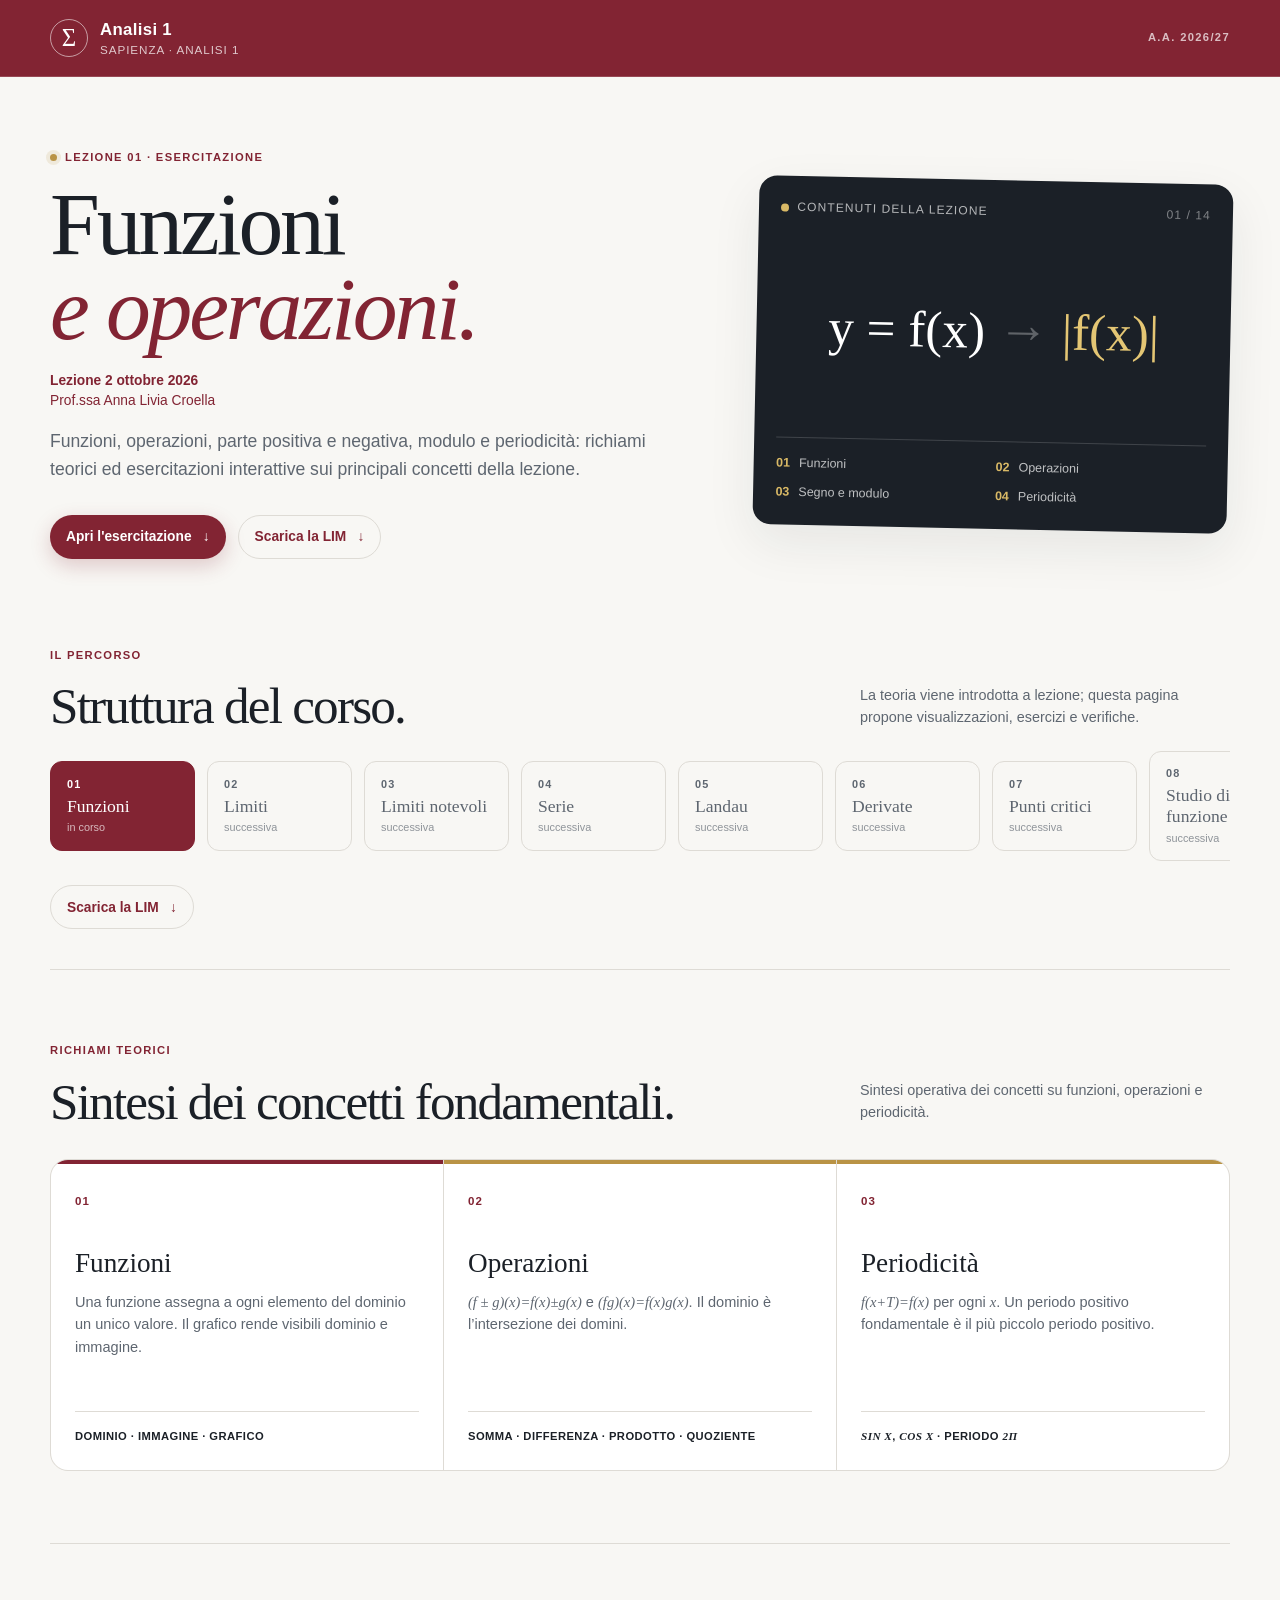
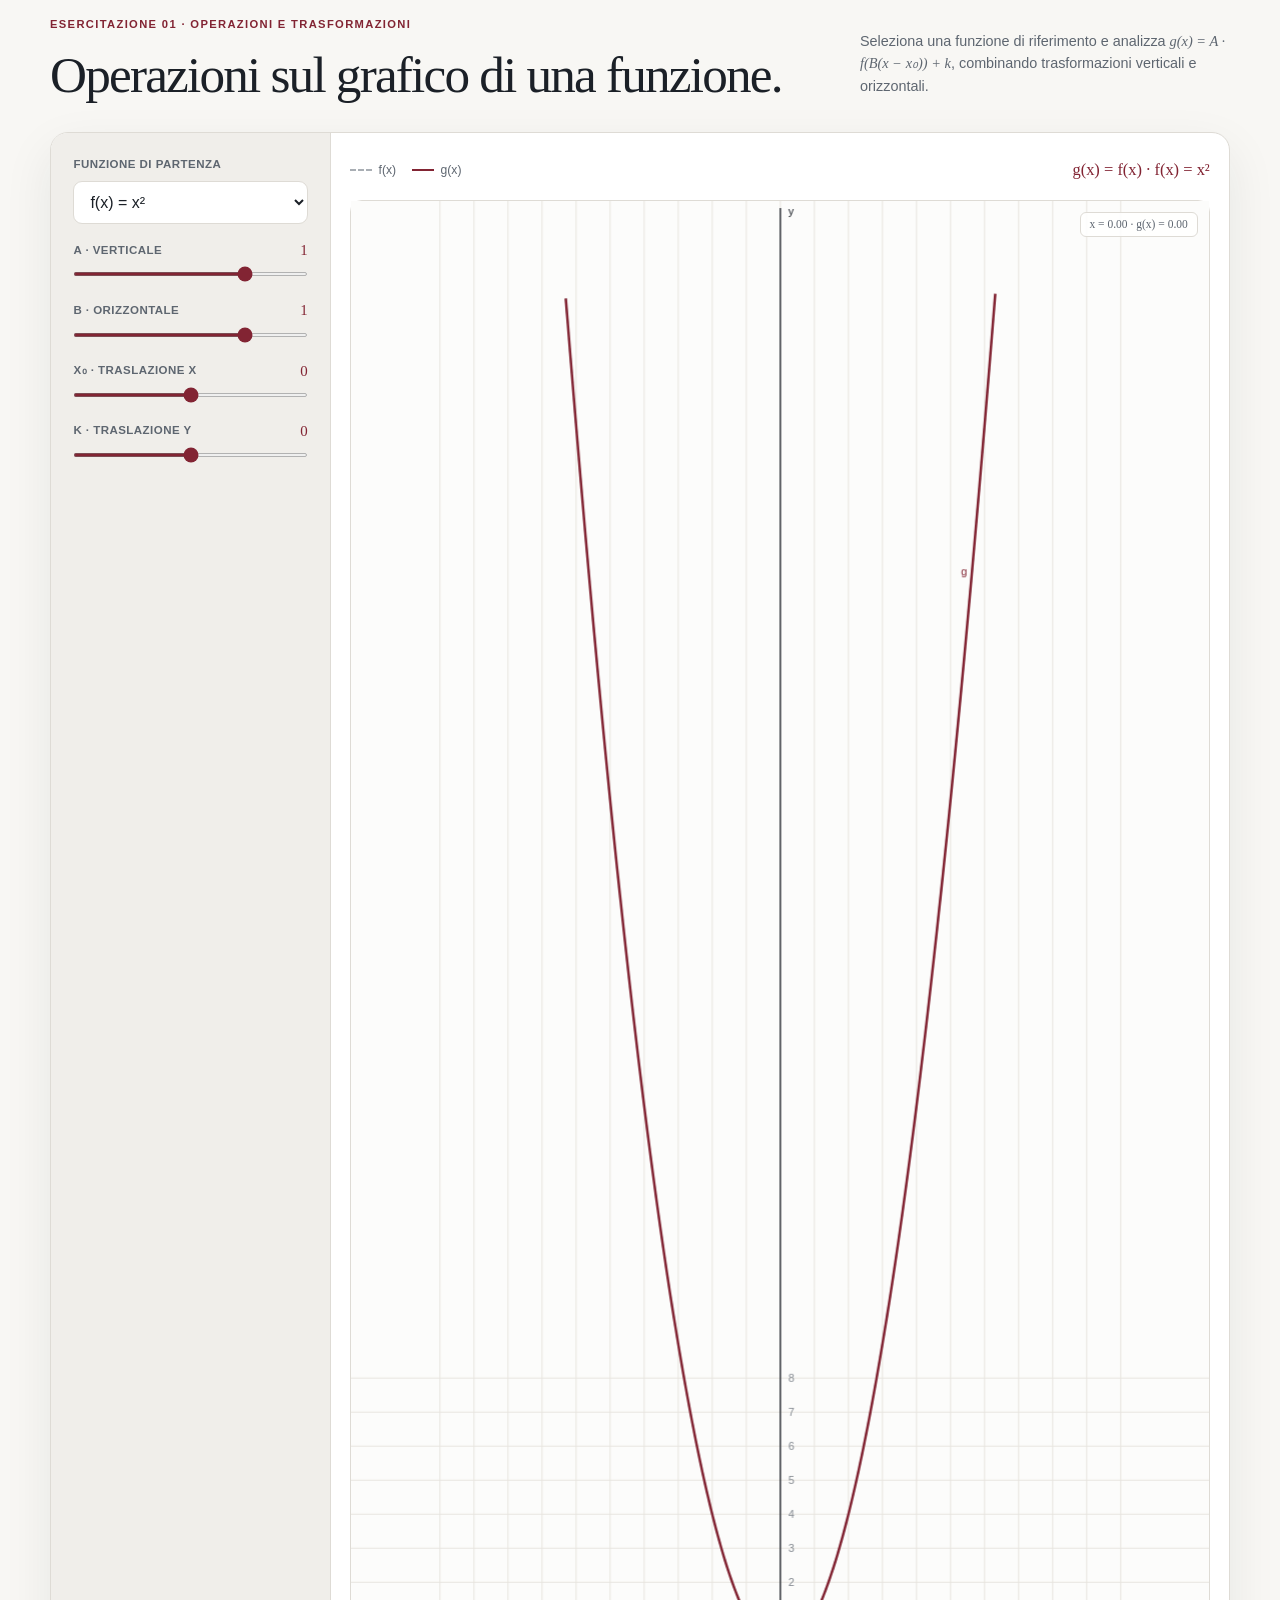
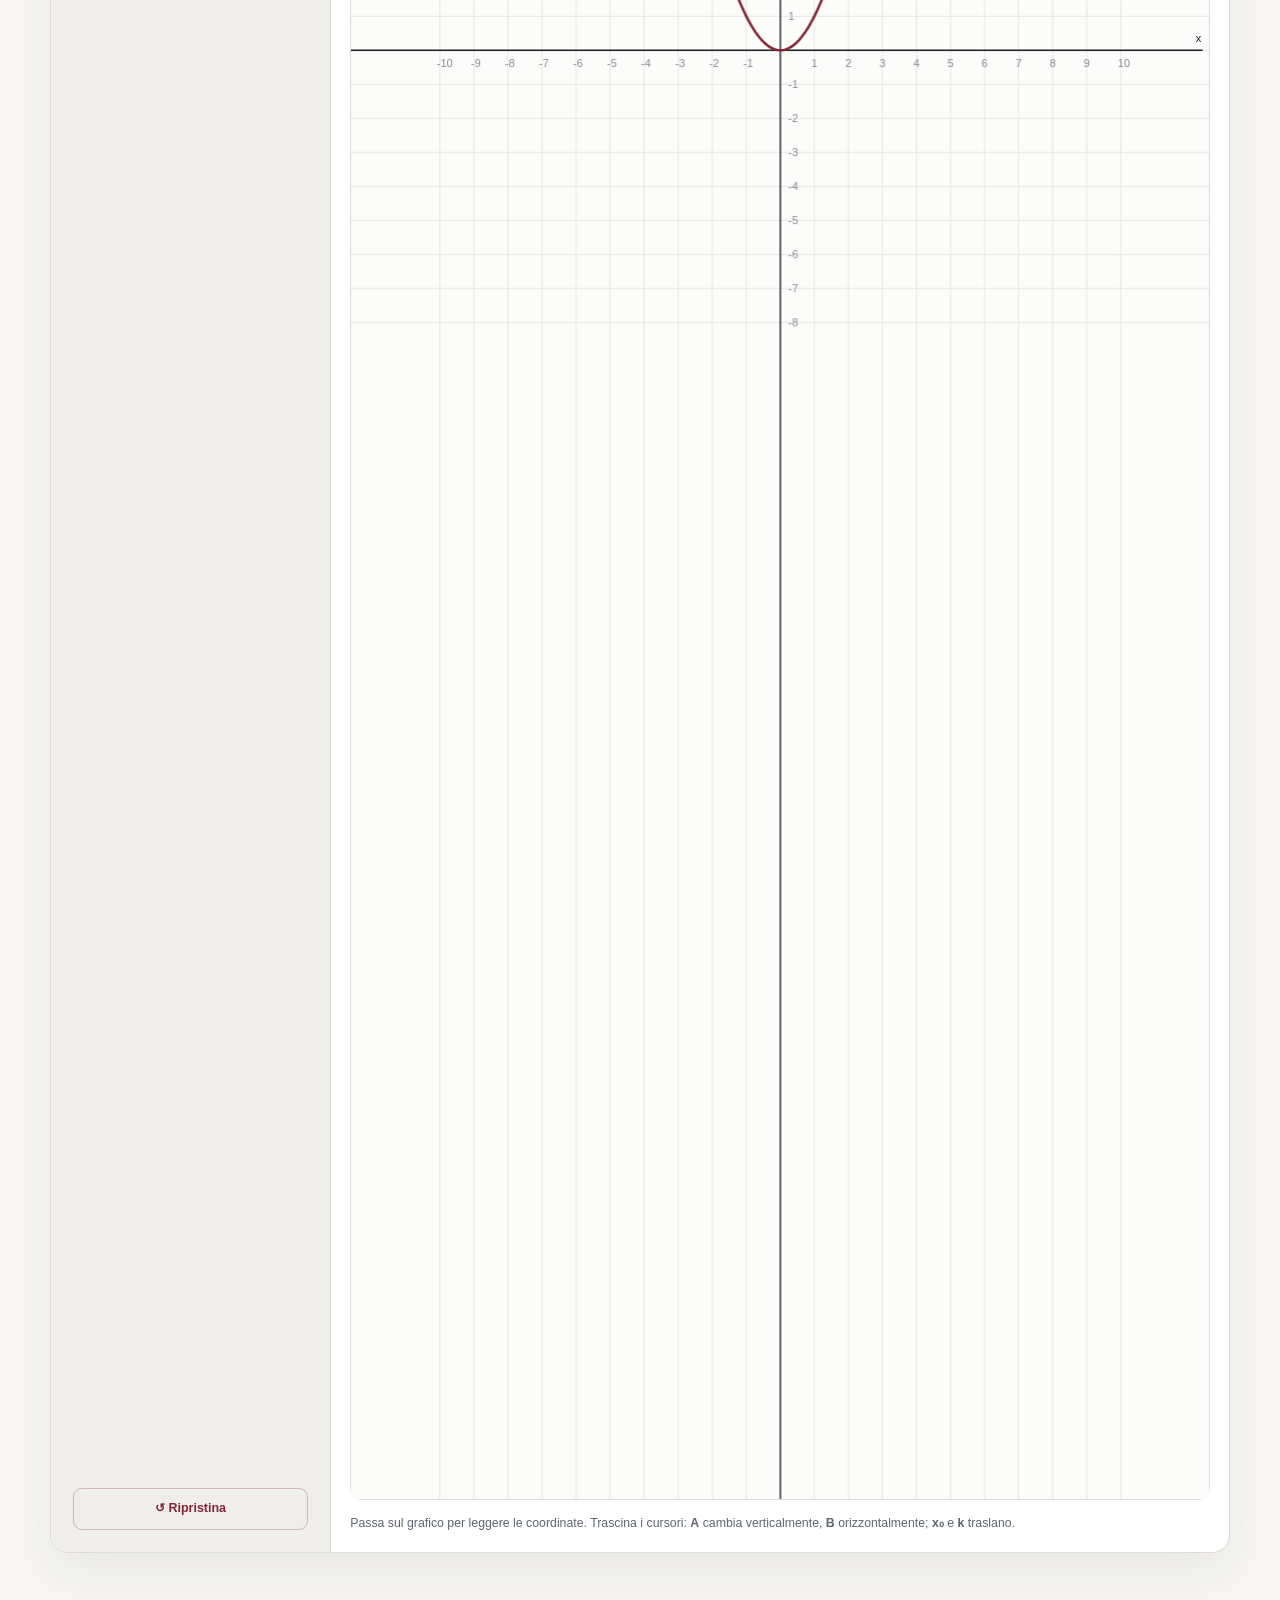
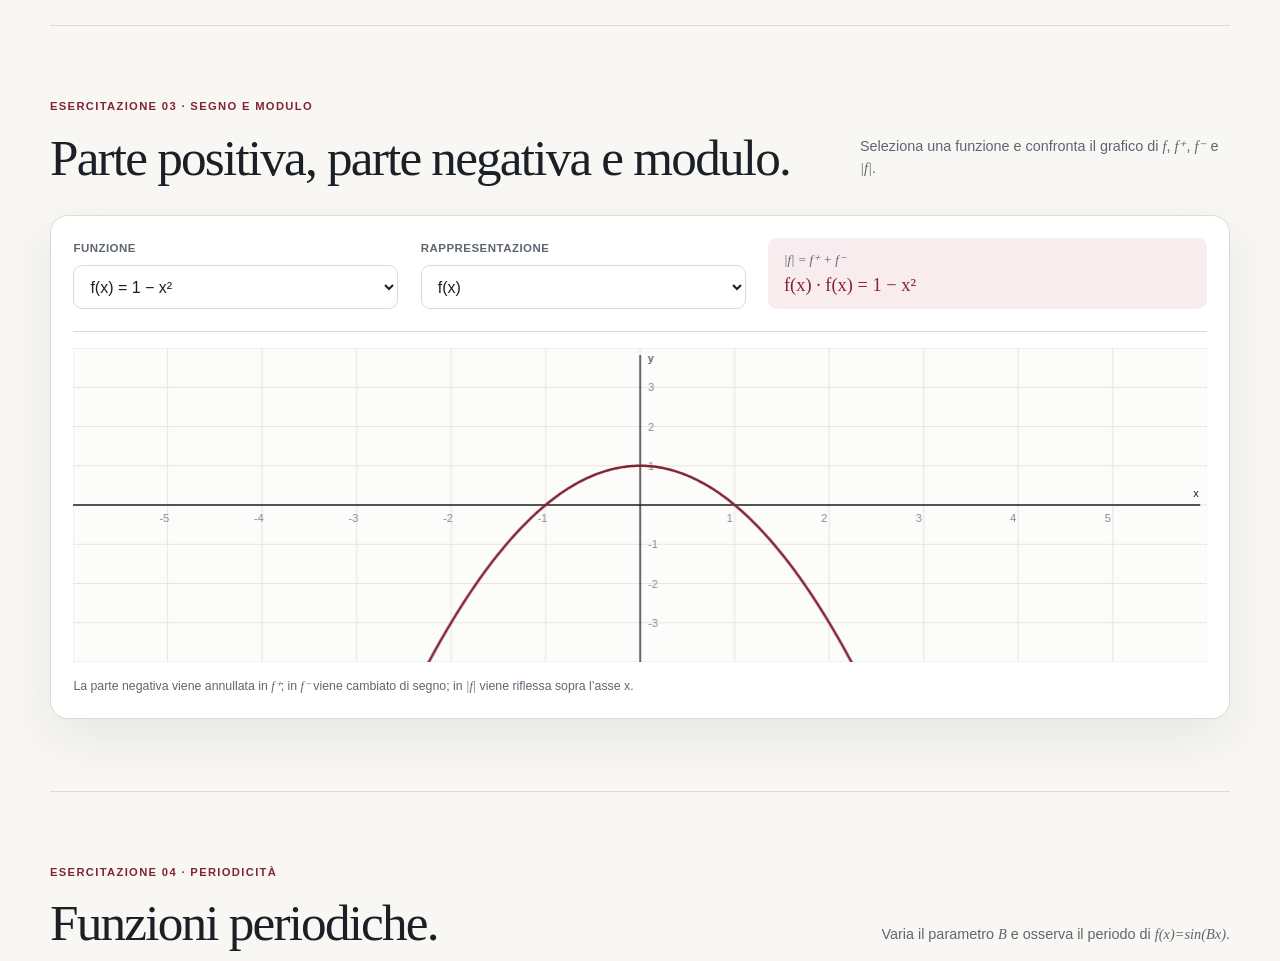
<file: index.html>
<!doctype html>
<html lang="it">
  <head>
    <meta charset="utf-8" />
    <meta name="viewport" content="width=device-width, initial-scale=1" />
    <meta name="description" content="Analisi 1 — materiale didattico ed esercitazioni interattive per il corso della Sapienza." />
    <meta name="theme-color" content="#822433" />
    <title>Analisi 1 · Lezione 01</title>
    <link rel="stylesheet" href="styles.css" />
  </head>
  <body>
    <a class="skip-link" href="#contenuto">Vai al contenuto</a>

    <header class="site-header">
      <div class="header-inner">
        <a class="brand" href="#top" aria-label="Analisi 1, torna all'inizio">
          <span class="brand-mark" aria-hidden="true">Σ</span>
          <span>
            <strong>Analisi 1</strong>
            <small>Sapienza · Analisi 1</small>
          </span>
        </a>
        <div class="header-meta">
          <span class="eyebrow">A.A. 2026/27</span>
        </div>
      </div>
    </header>

    <main id="contenuto">
      <section class="hero section-shell" id="top">
        <div class="hero-copy">
          <p class="kicker"><span class="kicker-dot"></span> Lezione 01 · esercitazione</p>
          <h1>Funzioni<br /><em>e operazioni.</em></h1>
          <p class="lesson-meta"><strong>Lezione 2 ottobre 2026</strong><br />Prof.ssa Anna Livia Croella</p>
          <p class="hero-lede">Funzioni, operazioni, parte positiva e negativa, modulo e periodicità: richiami teorici ed esercitazioni interattive sui principali concetti della lezione.</p>
          <div class="hero-actions">
            <a class="button button-primary" href="#operazioni">Apri l'esercitazione <span aria-hidden="true">↓</span></a>
            <a class="button button-quiet" href="lim/Lezione%201.pdf" download>Scarica la LIM <span aria-hidden="true">↓</span></a>
          </div>
        </div>
        <div class="hero-card" aria-label="Mappa dei contenuti della lezione">
          <div class="hero-card-top">
            <span class="status-dot"></span>
            <span>Contenuti della lezione</span>
            <span class="hero-card-number">01 / 14</span>
          </div>
          <div class="hero-equation" aria-hidden="true">
            <span>y = f(x)</span>
            <span class="equation-arrow">→</span>
            <span>|f(x)|</span>
          </div>
          <div class="topic-grid">
            <span><b>01</b> Funzioni</span>
            <span><b>02</b> Operazioni</span>
            <span><b>03</b> Segno e modulo</span>
            <span><b>04</b> Periodicità</span>
          </div>
        </div>
      </section>

      <section class="lesson-map section-shell" aria-labelledby="percorso-title">
        <div class="section-heading compact-heading">
          <div>
            <p class="kicker">Il percorso</p>
            <h2 id="percorso-title">Struttura del corso.</h2>
          </div>
          <p class="heading-note">La teoria viene introdotta a lezione; questa pagina propone visualizzazioni, esercizi e verifiche.</p>
        </div>
        <div class="lesson-rail" aria-label="Lezioni del corso">
          <button class="lesson-step active" type="button" data-scroll="#operazioni"><span>01</span><strong>Funzioni</strong><small>in corso</small></button>
          <a class="lesson-step" href="lezione-02/"><span>02</span><strong>Limiti</strong><small>successiva</small></a>
          <a class="lesson-step" href="lezione-03/"><span>03</span><strong>Limiti notevoli</strong><small>successiva</small></a>
          <a class="lesson-step" href="lezione-04/"><span>04</span><strong>Serie</strong><small>successiva</small></a>
          <a class="lesson-step" href="lezione-05/"><span>05</span><strong>Landau</strong><small>successiva</small></a>
          <a class="lesson-step" href="lezione-06/"><span>06</span><strong>Derivate</strong><small>successiva</small></a>
          <a class="lesson-step" href="lezione-07/"><span>07</span><strong>Punti critici</strong><small>successiva</small></a>
          <a class="lesson-step" href="lezione-08/"><span>08</span><strong>Studio di funzione</strong><small>successiva</small></a>
          <span class="lesson-more">… altre 6 lezioni</span>
        </div>
        <p class="lesson-download"><a class="button button-quiet" href="lim/Lezione%204.pdf" download>Scarica la LIM <span aria-hidden="true">↓</span></a></p>
      </section>

      <section class="section-shell theory-grid" id="teoria" aria-labelledby="teoria-title">
        <div class="section-heading">
          <div>
            <p class="kicker">Richiami teorici</p>
            <h2 id="teoria-title">Sintesi dei concetti fondamentali.</h2>
          </div>
          <p class="heading-note">Sintesi operativa dei concetti su funzioni, operazioni e periodicità.</p>
        </div>
        <div class="theory-cards">
          <article class="theory-card accent-red">
            <span class="card-index">01</span>
            <h3>Funzioni</h3>
            <p>Una funzione assegna a ogni elemento del dominio un unico valore. Il grafico rende visibili dominio e immagine.</p>
            <div class="card-tag">dominio · immagine · grafico</div>
          </article>
          <article class="theory-card accent-gold">
            <span class="card-index">02</span>
            <h3>Operazioni</h3>
            <p><span class="math">(f ± g)(x)=f(x)±g(x)</span> e <span class="math">(fg)(x)=f(x)g(x)</span>. Il dominio è l’intersezione dei domini.</p>
            <div class="card-tag">somma · differenza · prodotto · quoziente</div>
          </article>
          <article class="theory-card accent-gold">
            <span class="card-index">03</span>
            <h3>Periodicità</h3>
            <p><span class="math">f(x+T)=f(x)</span> per ogni <span class="math">x</span>. Un periodo positivo fondamentale è il più piccolo periodo positivo.</p>
            <div class="card-tag"><span class="math">sin x</span>, <span class="math">cos x</span> · periodo <span class="math">2π</span></div>
          </article>
        </div>
      </section>

      <section class="section-shell lab-section" id="operazioni" aria-labelledby="operazioni-title">
        <div class="section-heading">
          <div>
            <p class="kicker">Esercitazione 01 · operazioni e trasformazioni</p>
            <h2 id="operazioni-title">Operazioni sul grafico di una funzione.</h2>
          </div>
          <p class="heading-note">Seleziona una funzione di riferimento e analizza <span class="math">g(x) = A · f(B(x − x₀)) + k</span>, combinando trasformazioni verticali e orizzontali.</p>
        </div>

        <div class="lab-card graph-lab">
          <div class="lab-controls">
            <div class="control-block">
              <label for="base-function">Funzione di partenza</label>
              <select id="base-function">
                <option value="square">f(x) = x²</option>
                <option value="abs">f(x) = |x|</option>
                <option value="sin">f(x) = sin x</option>
                <option value="reciprocal">f(x) = 1/x</option>
              </select>
            </div>
            <div class="control-block slider-block">
              <div class="label-row"><label for="vertical-scale">A · verticale</label><output id="vertical-scale-value">1</output></div>
              <input id="vertical-scale" type="range" min="-2" max="2" step="0.25" value="1" />
            </div>
            <div class="control-block slider-block">
              <div class="label-row"><label for="horizontal-scale">B · orizzontale</label><output id="horizontal-scale-value">1</output></div>
              <input id="horizontal-scale" type="range" min="-2" max="2" step="0.25" value="1" />
            </div>
            <div class="control-block slider-block">
              <div class="label-row"><label for="horizontal-shift">x₀ · traslazione x</label><output id="horizontal-shift-value">0</output></div>
              <input id="horizontal-shift" type="range" min="-3" max="3" step="0.5" value="0" />
            </div>
            <div class="control-block slider-block">
              <div class="label-row"><label for="vertical-shift">k · traslazione y</label><output id="vertical-shift-value">0</output></div>
              <input id="vertical-shift" type="range" min="-3" max="3" step="0.5" value="0" />
            </div>
            <button class="reset-button" id="reset-graph" type="button">↺ Ripristina</button>
          </div>
          <div class="graph-panel">
            <div class="graph-toolbar">
              <span class="legend-item"><i class="legend-line base-line"></i> f(x)</span>
              <span class="legend-item"><i class="legend-line transformed-line"></i> g(x)</span>
              <span class="formula-display" id="transformed-formula">g(x) = f(x)</span>
            </div>
            <div class="canvas-wrap">
              <canvas id="graph-canvas" aria-label="Grafico interattivo della funzione base e della sua trasformazione"></canvas>
              <div class="canvas-readout" id="graph-readout" aria-live="polite">x = 0.00 · g(x) = 0.00</div>
            </div>
            <p class="interaction-note">Passa sul grafico per leggere le coordinate. Trascina i cursori: <strong>A</strong> cambia verticalmente, <strong>B</strong> orizzontalmente; <strong>x₀</strong> e <strong>k</strong> traslano.</p>
          </div>
        </div>
      </section>

      <section class="section-shell sign-section" id="segno" aria-labelledby="segno-title">
        <div class="section-heading">
          <div>
            <p class="kicker">Esercitazione 03 · segno e modulo</p>
            <h2 id="segno-title">Parte positiva, parte negativa e modulo.</h2>
          </div>
          <p class="heading-note">Seleziona una funzione e confronta il grafico di <span class="math">f</span>, <span class="math">f⁺</span>, <span class="math">f⁻</span> e <span class="math">|f|</span>.</p>
        </div>
        <div class="lab-card sign-lab">
          <div class="sign-controls">
            <div class="control-block">
              <label for="sign-function">Funzione</label>
              <select id="sign-function">
                <option value="one-minus-square">f(x) = 1 − x²</option>
                <option value="linear">f(x) = x − 1</option>
                <option value="sine">f(x) = sin x</option>
              </select>
            </div>
            <div class="control-block">
              <label for="sign-view">Rappresentazione</label>
              <select id="sign-view">
                <option value="original">f(x)</option>
                <option value="positive">f⁺(x) = max(f(x), 0)</option>
                <option value="negative">f⁻(x) = max(−f(x), 0)</option>
                <option value="absolute">|f(x)|</option>
              </select>
            </div>
            <div class="sign-equation"><span class="math">|f| = f⁺ + f⁻</span><strong id="sign-formula">f(x) = 1 − x²</strong></div>
          </div>
          <div class="sign-canvas-wrap"><canvas id="sign-canvas" aria-label="Grafico interattivo della funzione e delle sue parti positiva, negativa e del modulo"></canvas></div>
          <p class="interaction-note">La parte negativa viene annullata in <span class="math">f⁺</span>; in <span class="math">f⁻</span> viene cambiato di segno; in <span class="math">|f|</span> viene riflessa sopra l’asse x.</p>
        </div>
      </section>

      <section class="section-shell periodic-section" id="periodicita" aria-labelledby="periodicita-title">
        <div class="section-heading">
          <div>
            <p class="kicker">Esercitazione 04 · periodicità</p>
            <h2 id="periodicita-title">Funzioni periodiche.</h2>
          </div>
          <p class="heading-note">Varia il parametro <span class="math">B</span> e osserva il periodo di <span class="math">f(x)=sin(Bx)</span>.</p>
        </div>
        <div class="lab-card periodic-lab">
          <div class="periodic-controls">
            <div class="control-block slider-block">
              <div class="label-row"><label for="period-frequency">B · frequenza</label><output id="period-frequency-value">1</output></div>
              <input id="period-frequency" type="range" min="0.5" max="4" step="0.5" value="1" />
            </div>
            <div class="periodic-equation"><span class="math">f(x)=sin(Bx)</span><strong id="period-value">T = 2π</strong></div>
          </div>
          <div class="periodic-canvas-wrap"><canvas id="periodic-canvas" aria-label="Grafico interattivo di una funzione sinusoidale periodica"></canvas></div>
          <p class="interaction-note">Per <span class="math">B ≠ 0</span>, il periodo fondamentale è <span class="math">T = 2π/|B|</span>.</p>
        </div>
      </section>

      <section class="section-shell quiz-section" id="esercizi" aria-labelledby="esercizi-title">
        <div class="section-heading">
          <div>
            <p class="kicker">Verifica formativa</p>
            <h2 id="esercizi-title">Esercizi di verifica.</h2>
          </div>
          <p class="heading-note">Seleziona una risposta e verifica il procedimento mediante le definizioni e le proprietà richiamate.</p>
        </div>
        <div class="quiz-grid">
          <article class="quiz-card" data-answer="b">
            <span class="quiz-number">01</span>
            <h3>Operazioni</h3>
            <p>Le funzioni <span class="math">f(x)=cos²x</span> e <span class="math">g(x)=1−sin²x</span> sono uguali?</p>
            <div class="quiz-options">
              <button type="button" data-choice="a">A · No: hanno espressioni diverse</button>
              <button type="button" data-choice="b">B · Sì: hanno lo stesso dominio e gli stessi valori</button>
              <button type="button" data-choice="c">C · Sì, ma soltanto per x ≥ 0</button>
            </div>
            <p class="quiz-feedback" aria-live="polite"></p>
          </article>
          <article class="quiz-card" data-answer="a">
            <span class="quiz-number">02</span>
            <h3>Modulo e parità</h3>
            <p>La funzione <span class="math">f(x)=|x|</span> è:</p>
            <div class="quiz-options">
              <button type="button" data-choice="a">A · pari</button>
              <button type="button" data-choice="b">B · dispari</button>
              <button type="button" data-choice="c">C · né pari né dispari</button>
            </div>
            <p class="quiz-feedback" aria-live="polite"></p>
          </article>
          <article class="quiz-card" data-answer="b">
            <span class="quiz-number">03</span>
            <h3>Funzione trigonometrica</h3>
            <p>La funzione <span class="math">f(x)=−3sin(2x)</span> è:</p>
            <div class="quiz-options">
              <button type="button" data-choice="a">A · pari</button>
              <button type="button" data-choice="b">B · dispari</button>
              <button type="button" data-choice="c">C · né pari né dispari</button>
            </div>
            <p class="quiz-feedback" aria-live="polite"></p>
          </article>
          <article class="quiz-card" data-answer="c">
            <span class="quiz-number">04</span>
            <h3>Parte positiva</h3>
            <p>Quale definizione è corretta per la parte positiva di <span class="math">f</span>?</p>
            <div class="quiz-options">
              <button type="button" data-choice="a">A · f⁺(x)=max(−f(x),0)</button>
              <button type="button" data-choice="b">B · f⁺(x)=f(x)−f⁻(x)</button>
              <button type="button" data-choice="c">C · f⁺(x)=max(f(x),0)</button>
            </div>
            <p class="quiz-feedback" aria-live="polite"></p>
          </article>
          <article class="quiz-card" data-answer="b">
            <span class="quiz-number">05</span>
            <h3>Periodicità</h3>
            <p>Qual è il periodo fondamentale di <span class="math">f(x)=sin(2x)</span>?</p>
            <div class="quiz-options">
              <button type="button" data-choice="a">A · 2π</button>
              <button type="button" data-choice="b">B · π</button>
              <button type="button" data-choice="c">C · 4π</button>
            </div>
            <p class="quiz-feedback" aria-live="polite"></p>
          </article>
          <article class="quiz-card" data-answer="b">
            <span class="quiz-number">06</span>
            <h3>Parte positiva e negativa</h3>
            <p>Per ogni funzione <span class="math">f</span>, le funzioni <span class="math">f⁺</span> e <span class="math">f⁻</span> hanno sempre:</p>
            <div class="quiz-options">
              <button type="button" data-choice="a">A · immagine con valori sia positivi sia negativi</button>
              <button type="button" data-choice="b">B · immagine contenuta in [0,+∞)</button>
              <button type="button" data-choice="c">C · dominio limitato ai punti in cui f è positiva</button>
            </div>
            <p class="quiz-feedback" aria-live="polite"></p>
          </article>
        </div>
      </section>

      <section class="section-shell closing-section" aria-labelledby="chiusura-title">
        <div class="closing-card">
          <div>
            <p class="kicker">Sintesi metodologica</p>
            <h2 id="chiusura-title">Dominio → operazione → proprietà → verifica.</h2>
          </div>
          <div class="closing-list">
            <span><b>1</b> Determina il dominio naturale.</span>
            <span><b>2</b> Applica l’operazione e analizza il segno della funzione.</span>
            <span><b>3</b> Verifica periodicità, modulo e proprietà della funzione.</span>
          </div>
        </div>
      </section>

      <section class="section-shell resource-section" id="risorse" aria-labelledby="risorse-title">
        <div class="resource-card">
          <div>
            <p class="kicker">Materiale aggiuntivo</p>
            <h2 id="risorse-title">Risorse interattive.</h2>
            <p>Materiale supplementare per la visualizzazione e l'esplorazione dei concetti.</p>
          </div>
          <a class="button button-quiet" href="https://fabiofurini.github.io/mathematical-analysis-1/interactive/" target="_blank" rel="noopener noreferrer">Apri il materiale interattivo <span aria-hidden="true">↗</span></a>
        </div>
      </section>
    </main>

    <footer class="site-footer">
      <div class="footer-inner">
        <span>Analisi 1 · Esercitazioni</span>
        <span>Materiale didattico · Sapienza Università di Roma</span>
        <a href="#top">torna su ↑</a>
      </div>
    </footer>

    <script src="app.js"></script>
  </body>
</html>
</file>
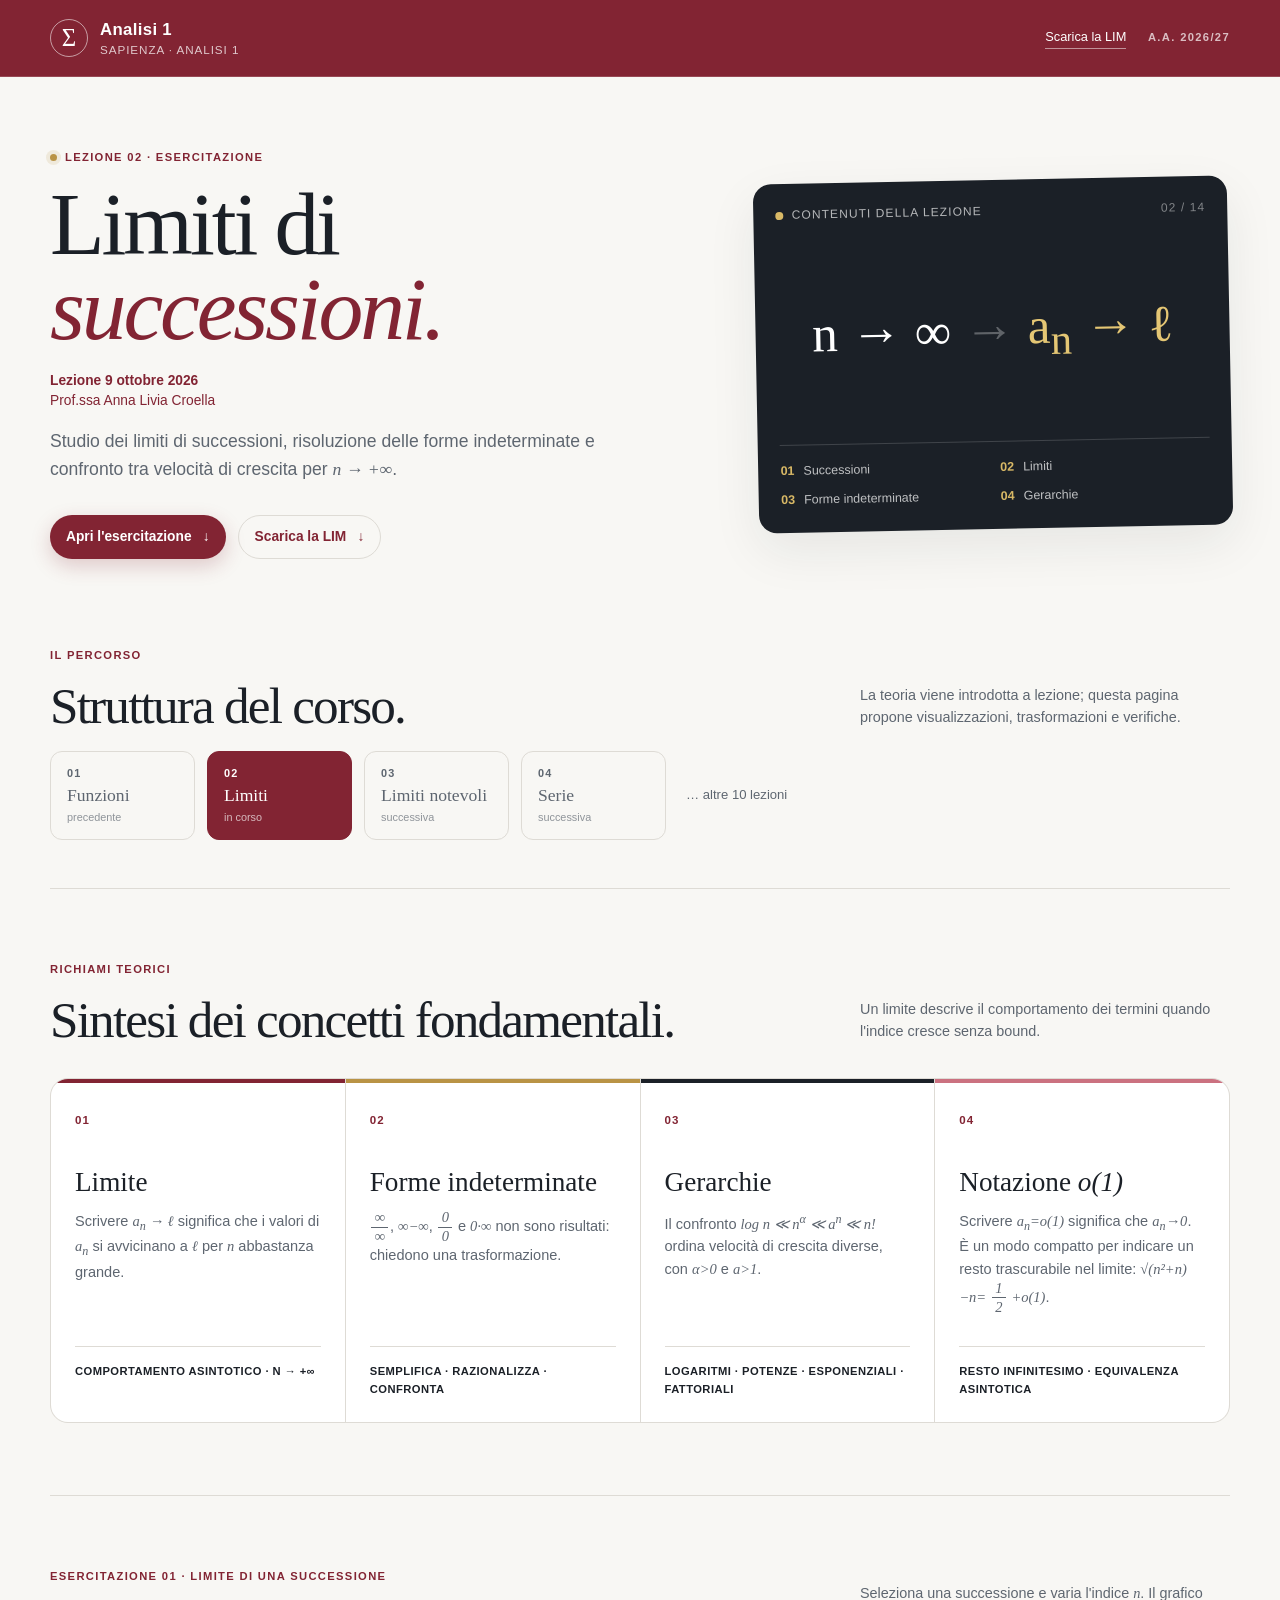
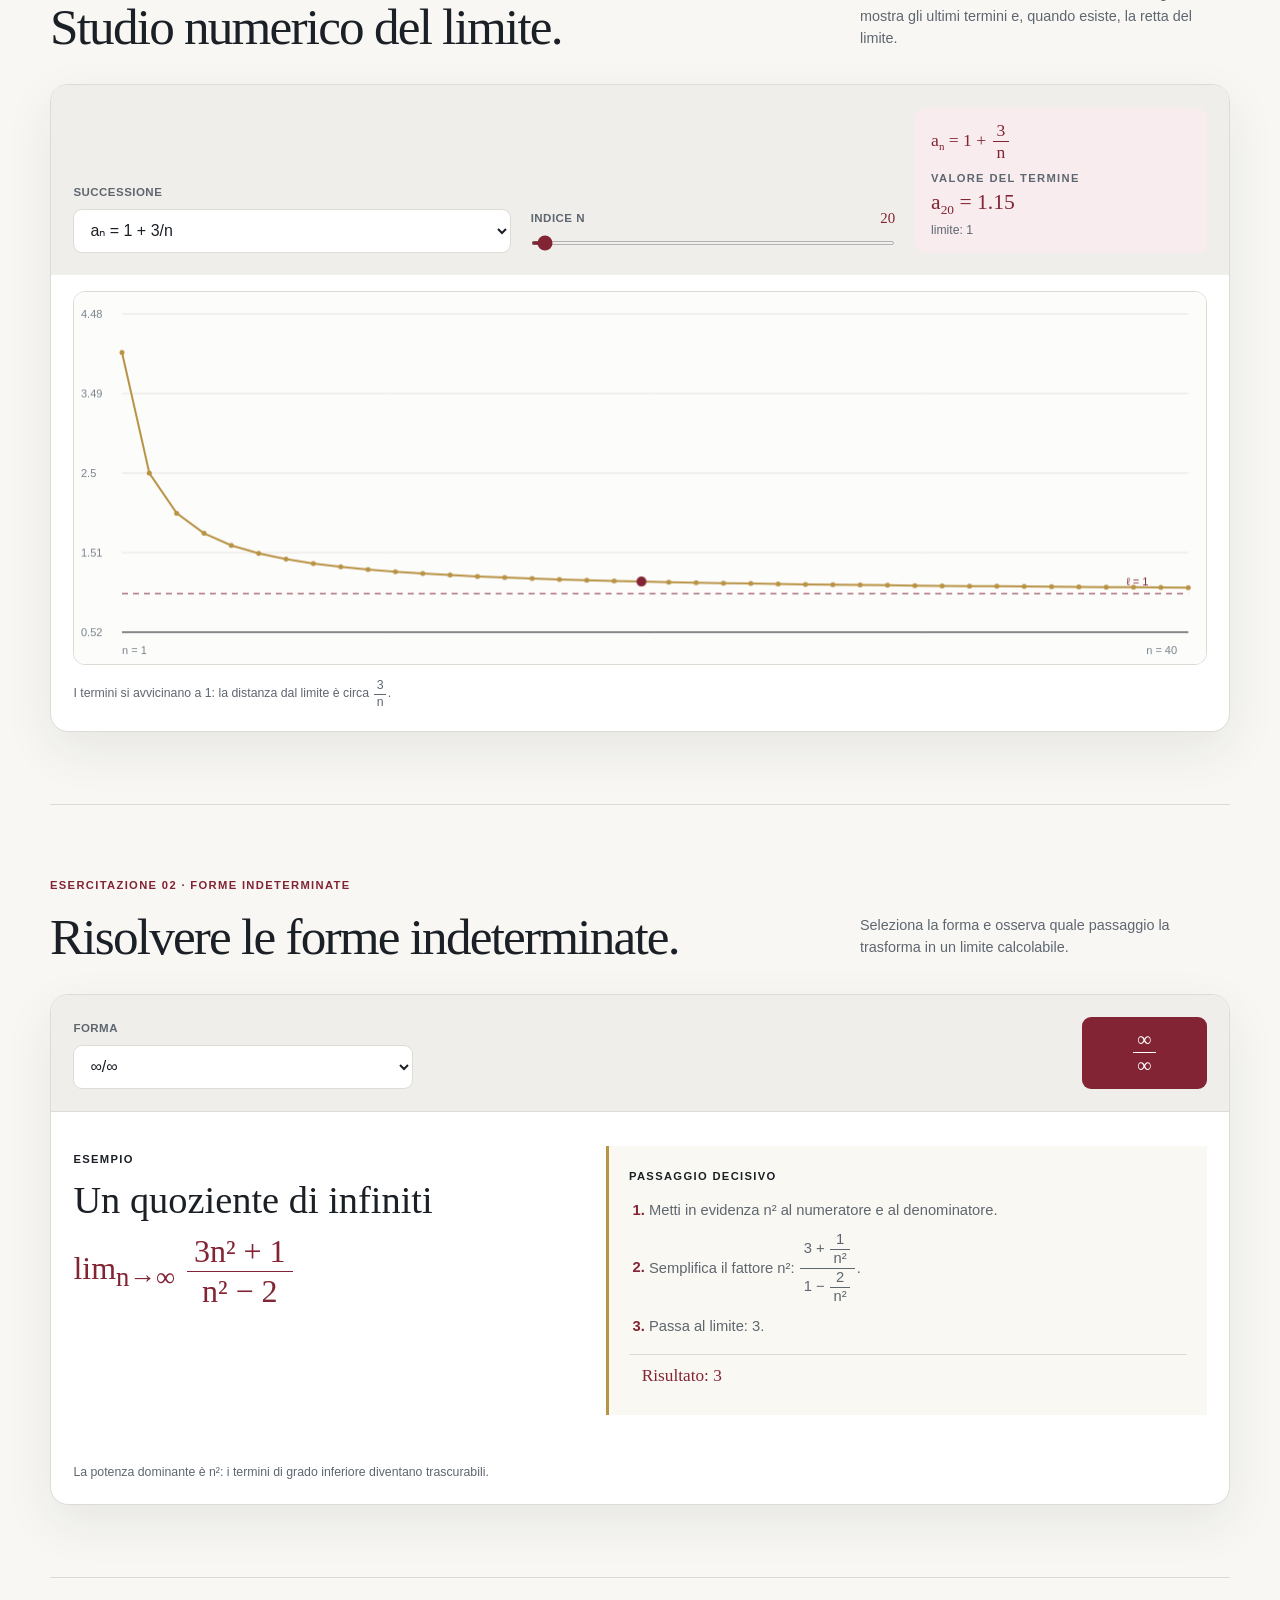
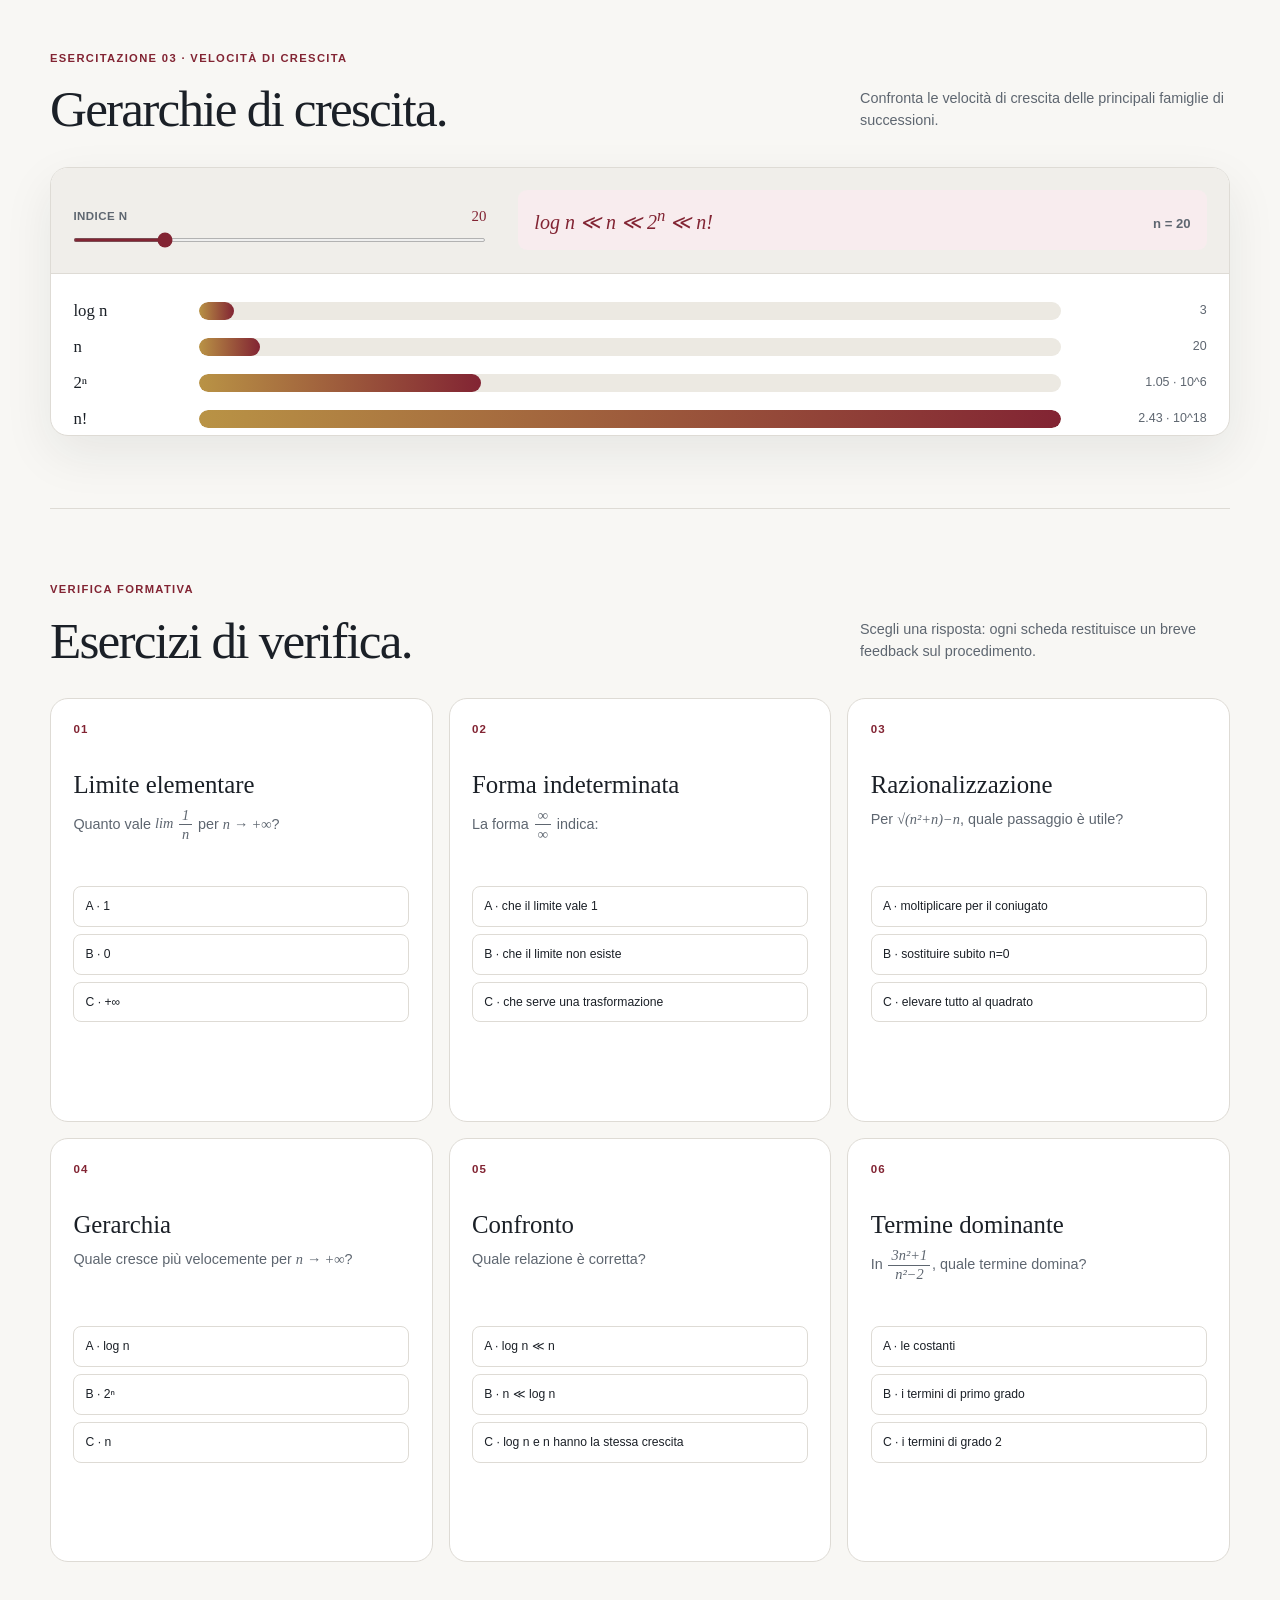
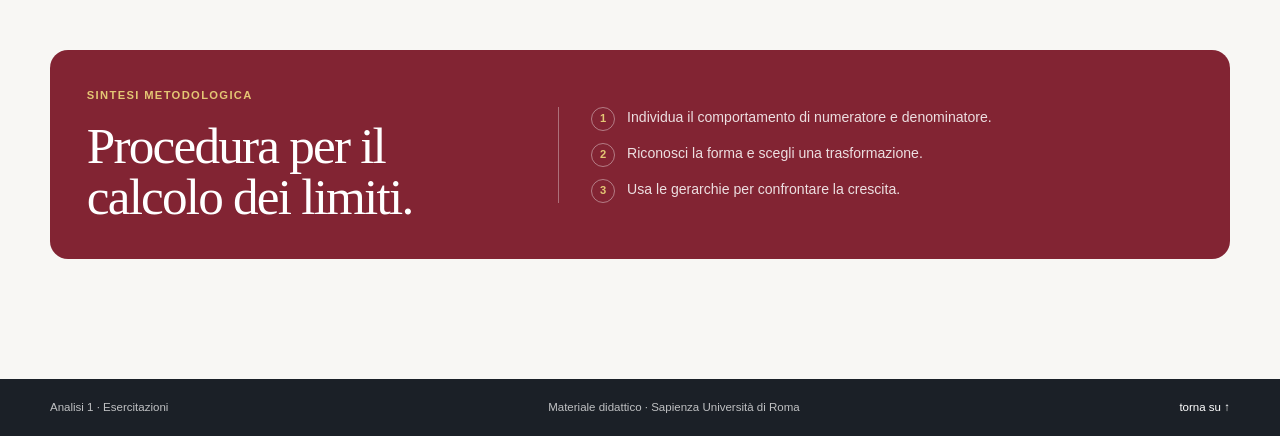
<file: lezione-02/index.html>
<!doctype html>
<html lang="it">
  <head>
    <meta charset="utf-8" />
    <meta name="viewport" content="width=device-width, initial-scale=1" />
    <meta name="description" content="Analisi 1 — Lezione 02: limiti di successioni, forme indeterminate e gerarchie di infiniti." />
    <meta name="theme-color" content="#822433" />
    <title>Analisi 1 · Lezione 02</title>
    <link rel="stylesheet" href="../styles.css" />
    <link rel="stylesheet" href="styles.css" />
  </head>
  <body class="lesson-02-page">
    <a class="skip-link" href="#contenuto">Vai al contenuto</a>

    <header class="site-header">
      <div class="header-inner">
        <a class="brand" href="../" aria-label="Analisi 1, home del corso">
          <span class="brand-mark" aria-hidden="true">Σ</span>
          <span>
            <strong>Analisi 1</strong>
            <small>Sapienza · Analisi 1</small>
          </span>
        </a>
        <div class="header-meta">
          <a class="book-link" href="../lim/Lezione%202.pdf" download>Scarica la LIM</a>
          <span class="eyebrow">A.A. 2026/27</span>
        </div>
      </div>
    </header>

    <main id="contenuto">
      <section class="hero section-shell" id="top">
        <div class="hero-copy">
          <p class="kicker"><span class="kicker-dot"></span> Lezione 02 · esercitazione</p>
          <h1>Limiti di<br /><em>successioni.</em></h1>
          <p class="lesson-meta"><strong>Lezione 9 ottobre 2026</strong><br />Prof.ssa Anna Livia Croella</p>
          <p class="hero-lede">Studio dei limiti di successioni, risoluzione delle forme indeterminate e confronto tra velocità di crescita per <span class="math">n → +∞</span>.</p>
          <div class="hero-actions">
            <a class="button button-primary" href="#successioni">Apri l'esercitazione <span aria-hidden="true">↓</span></a>
            <a class="button button-quiet" href="../lim/Lezione%202.pdf" download>Scarica la LIM <span aria-hidden="true">↓</span></a>
          </div>
        </div>
        <div class="hero-card" aria-label="Mappa dei contenuti della lezione">
          <div class="hero-card-top">
            <span class="status-dot"></span>
            <span>Contenuti della lezione</span>
            <span class="hero-card-number">02 / 14</span>
          </div>
          <div class="hero-equation" aria-hidden="true">
            <span>n → ∞</span>
            <span class="equation-arrow">→</span>
            <span>a<sub>n</sub> → ℓ</span>
          </div>
          <div class="topic-grid">
            <span><b>01</b> Successioni</span>
            <span><b>02</b> Limiti</span>
            <span><b>03</b> Forme indeterminate</span>
            <span><b>04</b> Gerarchie</span>
          </div>
        </div>
      </section>

      <section class="lesson-map section-shell" aria-labelledby="percorso-title">
        <div class="section-heading compact-heading">
          <div>
            <p class="kicker">Il percorso</p>
            <h2 id="percorso-title">Struttura del corso.</h2>
          </div>
          <p class="heading-note">La teoria viene introdotta a lezione; questa pagina propone visualizzazioni, trasformazioni e verifiche.</p>
        </div>
        <div class="lesson-rail" aria-label="Lezioni del corso">
          <a class="lesson-step" href="../"><span>01</span><strong>Funzioni</strong><small>precedente</small></a>
          <a class="lesson-step active" href="#successioni"><span>02</span><strong>Limiti</strong><small>in corso</small></a>
          <a class="lesson-step" href="../lezione-03/"><span>03</span><strong>Limiti notevoli</strong><small>successiva</small></a>
          <a class="lesson-step" href="../lezione-04/"><span>04</span><strong>Serie</strong><small>successiva</small></a>
          <span class="lesson-more">… altre 10 lezioni</span>
        </div>
      </section>

      <section class="section-shell theory-grid" id="teoria" aria-labelledby="teoria-title">
        <div class="section-heading">
          <div>
            <p class="kicker">Richiami teorici</p>
          <h2 id="teoria-title">Sintesi dei concetti fondamentali.</h2>
          </div>
          <p class="heading-note">Un limite descrive il comportamento dei termini quando l'indice cresce senza bound.</p>
        </div>
        <div class="theory-cards">
          <article class="theory-card accent-red">
            <span class="card-index">01</span>
            <h3>Limite</h3>
            <p>Scrivere <span class="math">a<sub>n</sub> → ℓ</span> significa che i valori di <span class="math">a<sub>n</sub></span> si avvicinano a <span class="math">ℓ</span> per <span class="math">n</span> abbastanza grande.</p>
            <div class="card-tag">comportamento asintotico · n → +∞</div>
          </article>
          <article class="theory-card accent-gold">
            <span class="card-index">02</span>
            <h3>Forme indeterminate</h3>
            <p><span class="math"><span class="fraction"><span>∞</span><span>∞</span></span></span>, <span class="math">∞−∞</span>, <span class="math"><span class="fraction"><span>0</span><span>0</span></span></span> e <span class="math">0·∞</span> non sono risultati: chiedono una trasformazione.</p>
            <div class="card-tag">semplifica · razionalizza · confronta</div>
          </article>
          <article class="theory-card accent-ink">
            <span class="card-index">03</span>
            <h3>Gerarchie</h3>
            <p>Il confronto <span class="math">log n ≪ n<sup>α</sup> ≪ a<sup>n</sup> ≪ n!</span> ordina velocità di crescita diverse, con <span class="math">α&gt;0</span> e <span class="math">a&gt;1</span>.</p>
            <div class="card-tag">logaritmi · potenze · esponenziali · fattoriali</div>
          </article>
          <article class="theory-card accent-red-soft">
            <span class="card-index">04</span>
            <h3>Notazione <span class="math">o(1)</span></h3>
            <p>Scrivere <span class="math">a<sub>n</sub>=o(1)</span> significa che <span class="math">a<sub>n</sub>→0</span>. È un modo compatto per indicare un resto trascurabile nel limite: <span class="math">√(n²+n)−n=</span> <span class="math fraction"><span>1</span><span>2</span></span> <span class="math">+o(1)</span>.</p>
            <div class="card-tag">resto infinitesimo · equivalenza asintotica</div>
          </article>
        </div>
      </section>

      <section class="section-shell lesson02-section" id="successioni" aria-labelledby="successioni-title">
        <div class="section-heading">
          <div>
            <p class="kicker">Esercitazione 01 · limite di una successione</p>
            <h2 id="successioni-title">Studio numerico del limite.</h2>
          </div>
          <p class="heading-note">Seleziona una successione e varia l'indice <span class="math">n</span>. Il grafico mostra gli ultimi termini e, quando esiste, la retta del limite.</p>
        </div>
        <div class="lesson02-card sequence-lab">
          <div class="lesson02-controls sequence-controls">
            <div class="control-block">
              <label for="sequence-select">Successione</label>
              <select id="sequence-select">
                <option value="inverse">aₙ = 1 + 3/n</option>
                <option value="ratio">aₙ = (2n + 1)/(n + 3)</option>
                <option value="radical">aₙ = √(n² + n) − n</option>
                <option value="oscillating">aₙ = (−1)ⁿ</option>
              </select>
            </div>
            <div class="control-block slider-block">
              <div class="label-row"><label for="sequence-n">Indice n</label><output id="sequence-n-value">20</output></div>
              <input id="sequence-n" type="range" min="2" max="1000" step="1" value="20" />
            </div>
            <div class="sequence-result">
              <span class="sequence-formula" id="sequence-formula">a<sub>n</sub> = 1 + <span class="fraction"><span>3</span><span>n</span></span></span>
              <span class="mini-label">Valore del termine</span>
              <strong id="sequence-value">a<sub>20</sub> = 1.15</strong>
              <small id="sequence-limit">limite: 1</small>
            </div>
          </div>
          <div class="sequence-canvas-wrap"><canvas id="sequence-canvas" aria-label="Grafico dei termini della successione e del suo limite"></canvas></div>
          <p class="interaction-note" id="sequence-note">I termini si avvicinano a 1: la distanza dal limite è circa <span class="fraction"><span>3</span><span>n</span></span>.</p>
        </div>
      </section>

      <section class="section-shell lesson02-section" id="forme" aria-labelledby="forme-title">
        <div class="section-heading">
          <div>
            <p class="kicker">Esercitazione 02 · forme indeterminate</p>
            <h2 id="forme-title">Risolvere le forme indeterminate.</h2>
          </div>
          <p class="heading-note">Seleziona la forma e osserva quale passaggio la trasforma in un limite calcolabile.</p>
        </div>
        <div class="lesson02-card indeterminate-lab">
          <div class="indeterminate-controls">
            <div class="control-block">
              <label for="form-select">Forma</label>
              <select id="form-select">
                <option value="infinity-over-infinity">∞/∞</option>
                <option value="infinity-minus-infinity">∞ − ∞</option>
                <option value="zero-over-zero">0/0</option>
                <option value="zero-times-infinity">0 · ∞</option>
              </select>
            </div>
            <div class="indeterminate-badge" id="form-badge"><span class="fraction"><span>∞</span><span>∞</span></span></div>
          </div>
          <div class="indeterminate-content">
            <div>
              <span class="mini-label">Esempio</span>
              <h3 id="form-title">Un quoziente di infiniti</h3>
              <p class="formula-large" id="form-expression">lim<sub>n→∞</sub> <span class="fraction"><span>3n² + 1</span><span>n² − 2</span></span></p>
            </div>
            <div class="steps-panel">
              <span class="mini-label">Passaggio decisivo</span>
              <ol id="form-steps"></ol>
              <div class="form-result" id="form-result">Risultato: 3</div>
            </div>
          </div>
          <p class="interaction-note" id="form-note">Dividere numeratore e denominatore per la potenza dominante di n rende visibili i termini che sopravvivono.</p>
        </div>
      </section>

      <section class="section-shell lesson02-section" id="gerarchie" aria-labelledby="gerarchie-title">
        <div class="section-heading">
          <div>
            <p class="kicker">Esercitazione 03 · velocità di crescita</p>
            <h2 id="gerarchie-title">Gerarchie di crescita.</h2>
          </div>
          <p class="heading-note">Confronta le velocità di crescita delle principali famiglie di successioni.</p>
        </div>
        <div class="lesson02-card hierarchy-lab">
          <div class="hierarchy-controls">
            <div class="control-block slider-block">
              <div class="label-row"><label for="hierarchy-n">Indice n</label><output id="hierarchy-n-value">20</output></div>
              <input id="hierarchy-n" type="range" min="4" max="80" step="1" value="20" />
            </div>
          <div class="hierarchy-formula"><span class="math">log n ≪ n ≪ 2<sup>n</sup> ≪ n!</span><strong>n = <span id="hierarchy-n-inline">20</span></strong></div>
          </div>
          <div class="hierarchy-rows" id="hierarchy-rows" aria-live="polite"></div>
        </div>
      </section>

      <section class="section-shell quiz-section" id="verifica" aria-labelledby="verifica-title">
        <div class="section-heading">
          <div>
            <p class="kicker">Verifica formativa</p>
            <h2 id="verifica-title">Esercizi di verifica.</h2>
          </div>
          <p class="heading-note">Scegli una risposta: ogni scheda restituisce un breve feedback sul procedimento.</p>
        </div>
        <div class="quiz-grid">
          <article class="quiz-card" data-answer="b">
            <span class="quiz-number">01</span>
            <h3>Limite elementare</h3>
            <p>Quanto vale <span class="math">lim <span class="fraction"><span>1</span><span>n</span></span></span> per <span class="math">n → +∞</span>?</p>
            <div class="quiz-options"><button type="button" data-choice="a">A · 1</button><button type="button" data-choice="b">B · 0</button><button type="button" data-choice="c">C · +∞</button></div>
            <p class="quiz-feedback" aria-live="polite"></p>
          </article>
          <article class="quiz-card" data-answer="c">
            <span class="quiz-number">02</span>
            <h3>Forma indeterminata</h3>
            <p>La forma <span class="math"><span class="fraction"><span>∞</span><span>∞</span></span></span> indica:</p>
            <div class="quiz-options"><button type="button" data-choice="a">A · che il limite vale 1</button><button type="button" data-choice="b">B · che il limite non esiste</button><button type="button" data-choice="c">C · che serve una trasformazione</button></div>
            <p class="quiz-feedback" aria-live="polite"></p>
          </article>
          <article class="quiz-card" data-answer="a">
            <span class="quiz-number">03</span>
            <h3>Razionalizzazione</h3>
            <p>Per <span class="math">√(n²+n)−n</span>, quale passaggio è utile?</p>
            <div class="quiz-options"><button type="button" data-choice="a">A · moltiplicare per il coniugato</button><button type="button" data-choice="b">B · sostituire subito n=0</button><button type="button" data-choice="c">C · elevare tutto al quadrato</button></div>
            <p class="quiz-feedback" aria-live="polite"></p>
          </article>
          <article class="quiz-card" data-answer="b">
            <span class="quiz-number">04</span>
            <h3>Gerarchia</h3>
            <p>Quale cresce più velocemente per <span class="math">n → +∞</span>?</p>
            <div class="quiz-options"><button type="button" data-choice="a">A · log n</button><button type="button" data-choice="b">B · 2ⁿ</button><button type="button" data-choice="c">C · n</button></div>
            <p class="quiz-feedback" aria-live="polite"></p>
          </article>
          <article class="quiz-card" data-answer="a">
            <span class="quiz-number">05</span>
            <h3>Confronto</h3>
            <p>Quale relazione è corretta?</p>
            <div class="quiz-options"><button type="button" data-choice="a">A · log n ≪ n</button><button type="button" data-choice="b">B · n ≪ log n</button><button type="button" data-choice="c">C · log n e n hanno la stessa crescita</button></div>
            <p class="quiz-feedback" aria-live="polite"></p>
          </article>
          <article class="quiz-card" data-answer="c">
            <span class="quiz-number">06</span>
            <h3>Termine dominante</h3>
            <p>In <span class="math"><span class="fraction"><span>3n²+1</span><span>n²−2</span></span></span>, quale termine domina?</p>
            <div class="quiz-options"><button type="button" data-choice="a">A · le costanti</button><button type="button" data-choice="b">B · i termini di primo grado</button><button type="button" data-choice="c">C · i termini di grado 2</button></div>
            <p class="quiz-feedback" aria-live="polite"></p>
          </article>
        </div>
      </section>

      <section class="section-shell closing-section" aria-labelledby="chiusura-title">
        <div class="closing-card">
          <div>
            <p class="kicker">Sintesi metodologica</p>
            <h2 id="chiusura-title">Procedura per il calcolo dei limiti.</h2>
          </div>
          <div class="closing-list">
            <span><b>1</b> Individua il comportamento di numeratore e denominatore.</span>
            <span><b>2</b> Riconosci la forma e scegli una trasformazione.</span>
            <span><b>3</b> Usa le gerarchie per confrontare la crescita.</span>
          </div>
        </div>
      </section>
    </main>

    <footer class="site-footer">
      <div class="footer-inner">
        <span>Analisi 1 · Esercitazioni</span>
        <span>Materiale didattico · Sapienza Università di Roma</span>
        <a href="#top">torna su ↑</a>
      </div>
    </footer>

    <script src="app.js?v=linear"></script>
  </body>
</html>
</file>
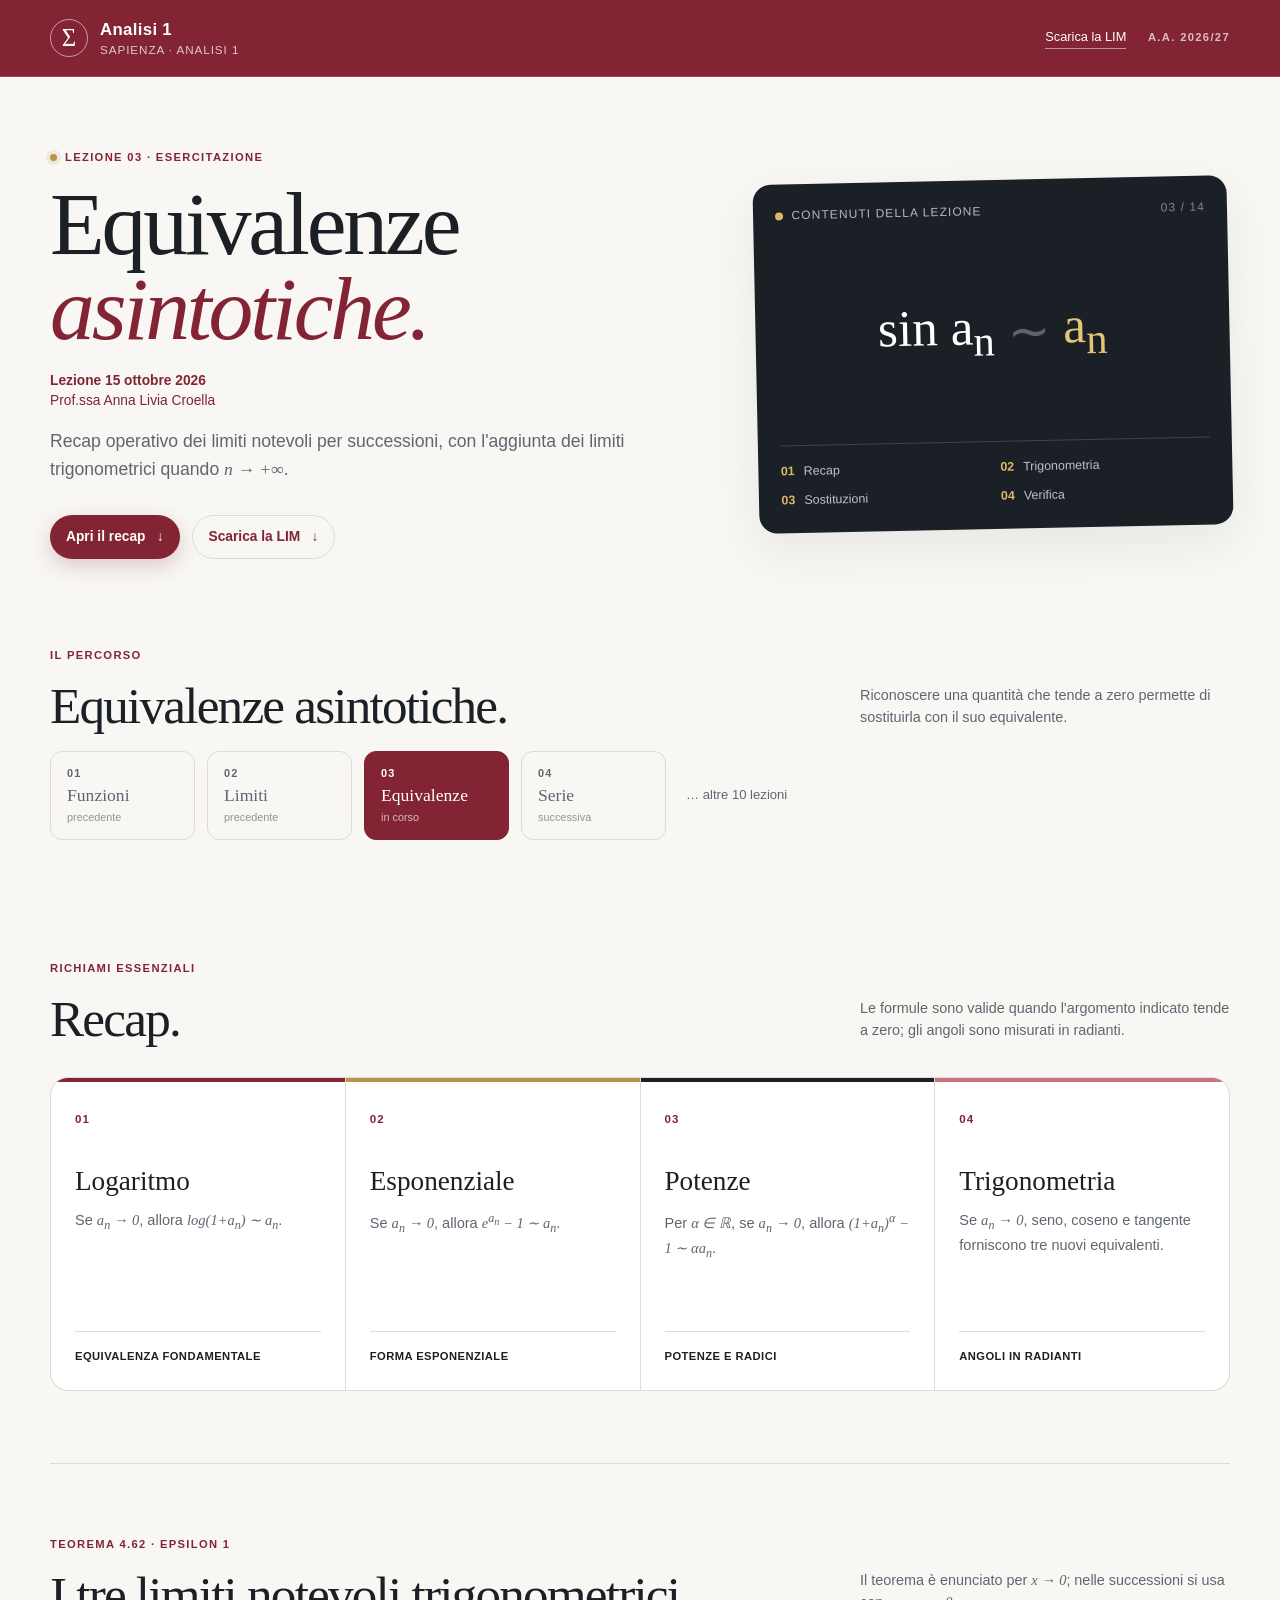
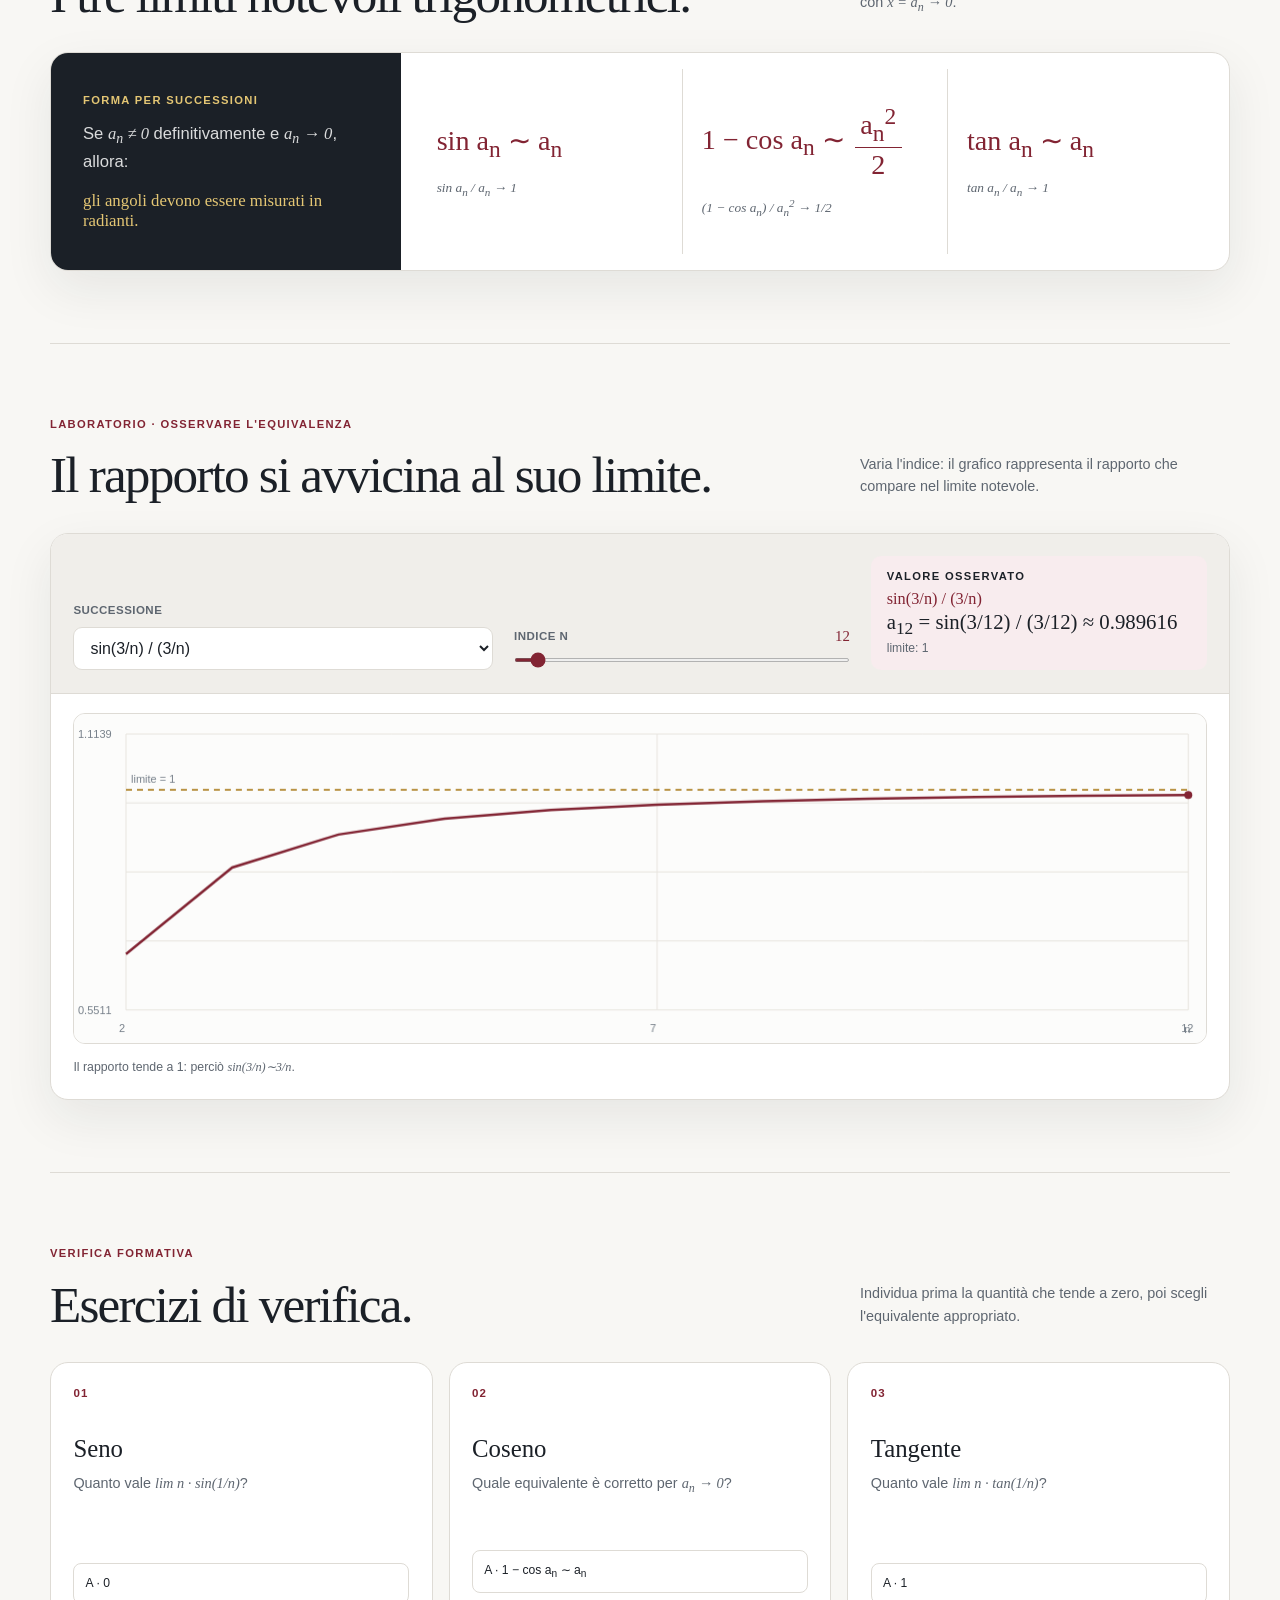
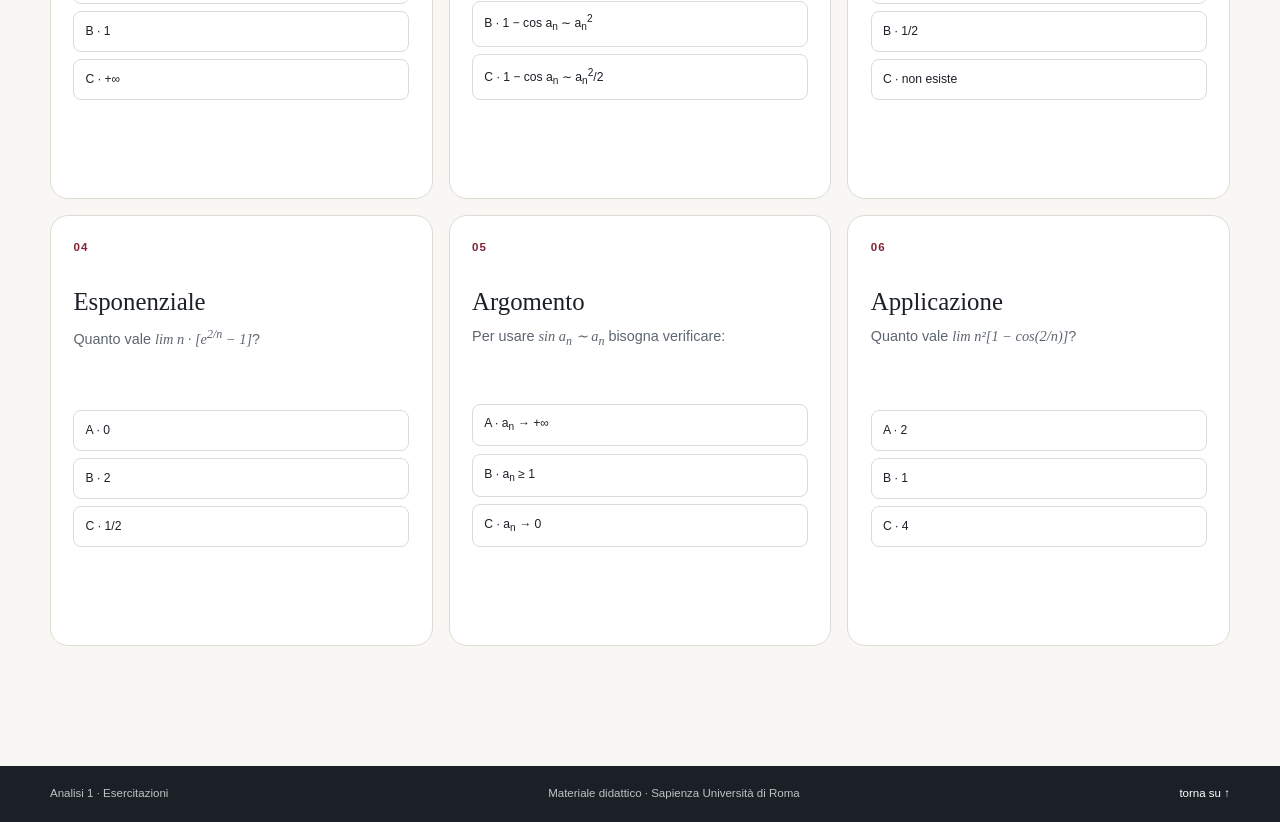
<file: lezione-03/index.html>
<!doctype html>
<html lang="it">
  <head>
    <meta charset="utf-8" />
    <meta name="viewport" content="width=device-width, initial-scale=1" />
    <meta name="description" content="Analisi 1 — Lezione 03: equivalenze asintotiche e limiti notevoli trigonometrici." />
    <meta name="theme-color" content="#822433" />
    <title>Analisi 1 · Lezione 03</title>
    <link rel="stylesheet" href="../styles.css" />
    <link rel="stylesheet" href="styles.css" />
  </head>
  <body class="lesson-03-page">
    <a class="skip-link" href="#contenuto">Vai al contenuto</a>

    <header class="site-header">
      <div class="header-inner">
        <a class="brand" href="../" aria-label="Analisi 1, home del corso">
          <span class="brand-mark" aria-hidden="true">Σ</span>
          <span><strong>Analisi 1</strong><small>Sapienza · Analisi 1</small></span>
        </a>
        <div class="header-meta">
          <a class="book-link" href="../lim/Lezione%203.pdf" download>Scarica la LIM</a>
          <span class="eyebrow">A.A. 2026/27</span>
        </div>
      </div>
    </header>

    <main id="contenuto">
      <section class="hero section-shell" id="top">
        <div class="hero-copy">
          <p class="kicker"><span class="kicker-dot"></span> Lezione 03 · esercitazione</p>
          <h1>Equivalenze<br /><em>asintotiche.</em></h1>
          <p class="lesson-meta"><strong>Lezione 15 ottobre 2026</strong><br />Prof.ssa Anna Livia Croella</p>
          <p class="hero-lede">Recap operativo dei limiti notevoli per successioni, con l'aggiunta dei limiti trigonometrici quando <span class="math">n → +∞</span>.</p>
          <div class="hero-actions">
            <a class="button button-primary" href="#trigonometrici">Apri il recap <span aria-hidden="true">↓</span></a>
            <a class="button button-quiet" href="../lim/Lezione%203.pdf" download>Scarica la LIM <span aria-hidden="true">↓</span></a>
          </div>
        </div>
        <div class="hero-card" aria-label="Mappa dei contenuti della lezione">
          <div class="hero-card-top"><span class="status-dot"></span><span>Contenuti della lezione</span><span class="hero-card-number">03 / 14</span></div>
          <div class="hero-equation" aria-hidden="true"><span>sin a<sub>n</sub></span><span class="equation-arrow">∼</span><span>a<sub>n</sub></span></div>
          <div class="topic-grid">
            <span><b>01</b> Recap</span>
            <span><b>02</b> Trigonometria</span>
            <span><b>03</b> Sostituzioni</span>
            <span><b>04</b> Verifica</span>
          </div>
        </div>
      </section>

      <section class="lesson-map section-shell" aria-labelledby="percorso-title">
        <div class="section-heading compact-heading">
          <div><p class="kicker">Il percorso</p><h2 id="percorso-title">Equivalenze asintotiche.</h2></div>
          <p class="heading-note">Riconoscere una quantità che tende a zero permette di sostituirla con il suo equivalente.</p>
        </div>
        <div class="lesson-rail" aria-label="Lezioni del corso">
          <a class="lesson-step" href="../"><span>01</span><strong>Funzioni</strong><small>precedente</small></a>
          <a class="lesson-step" href="../lezione-02/"><span>02</span><strong>Limiti</strong><small>precedente</small></a>
          <a class="lesson-step active" href="#trigonometrici"><span>03</span><strong>Equivalenze</strong><small>in corso</small></a>
          <a class="lesson-step" href="../lezione-04/"><span>04</span><strong>Serie</strong><small>successiva</small></a>
          <span class="lesson-more">… altre 10 lezioni</span>
        </div>
      </section>

      <section class="section-shell recap-grid" aria-labelledby="richiami-title">
        <div class="section-heading">
          <div><p class="kicker">Richiami essenziali</p><h2 id="richiami-title">Recap.</h2></div>
          <p class="heading-note">Le formule sono valide quando l'argomento indicato tende a zero; gli angoli sono misurati in radianti.</p>
        </div>
        <div class="theory-cards">
          <article class="theory-card accent-red"><span class="card-index">01</span><h3>Logaritmo</h3><p>Se <span class="math">a<sub>n</sub> → 0</span>, allora <span class="math">log(1+a<sub>n</sub>) ∼ a<sub>n</sub></span>.</p><div class="card-tag">equivalenza fondamentale</div></article>
          <article class="theory-card accent-gold"><span class="card-index">02</span><h3>Esponenziale</h3><p>Se <span class="math">a<sub>n</sub> → 0</span>, allora <span class="math">e<sup>a<sub>n</sub></sup> − 1 ∼ a<sub>n</sub></span>.</p><div class="card-tag">forma esponenziale</div></article>
          <article class="theory-card accent-ink"><span class="card-index">03</span><h3>Potenze</h3><p>Per <span class="math">α ∈ ℝ</span>, se <span class="math">a<sub>n</sub> → 0</span>, allora <span class="math">(1+a<sub>n</sub>)<sup>α</sup> − 1 ∼ αa<sub>n</sub></span>.</p><div class="card-tag">potenze e radici</div></article>
          <article class="theory-card accent-red-soft"><span class="card-index">04</span><h3>Trigonometria</h3><p>Se <span class="math">a<sub>n</sub> → 0</span>, seno, coseno e tangente forniscono tre nuovi equivalenti.</p><div class="card-tag">angoli in radianti</div></article>
        </div>
      </section>

      <section class="section-shell trig-section" id="trigonometrici" aria-labelledby="trig-title">
        <div class="section-heading">
          <div><p class="kicker">Teorema 4.62 · Epsilon 1</p><h2 id="trig-title">I tre limiti notevoli trigonometrici.</h2></div>
          <p class="heading-note">Il teorema è enunciato per <span class="math">x → 0</span>; nelle successioni si usa con <span class="math">x = a<sub>n</sub> → 0</span>.</p>
        </div>
        <div class="trig-theorem">
          <div class="theorem-intro"><span class="mini-label">Forma per successioni</span><p>Se <span class="math">a<sub>n</sub> ≠ 0</span> definitivamente e <span class="math">a<sub>n</sub> → 0</span>, allora:</p><strong>gli angoli devono essere misurati in radianti.</strong></div>
          <div class="theorem-formulas" aria-label="Limiti notevoli trigonometrici">
            <div><span class="math">sin a<sub>n</sub> ∼ a<sub>n</sub></span><small><span class="math">sin a<sub>n</sub> / a<sub>n</sub> → 1</span></small></div>
            <div><span class="math">1 − cos a<sub>n</sub> ∼ <span class="fraction"><span>a<sub>n</sub><sup>2</sup></span><span>2</span></span></span><small><span class="math">(1 − cos a<sub>n</sub>) / a<sub>n</sub><sup>2</sup> → 1/2</span></small></div>
            <div><span class="math">tan a<sub>n</sub> ∼ a<sub>n</sub></span><small><span class="math">tan a<sub>n</sub> / a<sub>n</sub> → 1</span></small></div>
          </div>
        </div>
      </section>

      <section class="section-shell lab-section" id="laboratorio" aria-labelledby="lab-title">
        <div class="section-heading">
          <div><p class="kicker">Laboratorio · osservare l'equivalenza</p><h2 id="lab-title">Il rapporto si avvicina al suo limite.</h2></div>
          <p class="heading-note">Varia l'indice: il grafico rappresenta il rapporto che compare nel limite notevole.</p>
        </div>
        <div class="trig-lab">
          <div class="trig-controls">
            <div class="control-block"><label for="trig-sequence-select">Successione</label><select id="trig-sequence-select"><option value="sine">sin(3/n) / (3/n)</option><option value="cosine">n² · [1 − cos(2/n)]</option><option value="tangent">n · tan(1/n)</option></select></div>
            <div class="control-block slider-block"><div class="label-row"><label for="trig-n">Indice n</label><output id="trig-n-value">12</output></div><input id="trig-n" type="range" min="2" max="200" step="1" value="12" /></div>
            <div class="trig-result"><span class="mini-label">Valore osservato</span><strong id="trig-formula">sin(3/n) / (3/n)</strong><output id="trig-value">0</output><small id="trig-limit">limite: 1</small></div>
          </div>
          <div class="trig-canvas-wrap"><canvas id="trig-canvas" aria-label="Grafico del rapporto associato a un limite notevole trigonometrico"></canvas></div>
          <p class="interaction-note" id="trig-note">Il rapporto tende a 1: perciò <span class="math">sin(3/n) ∼ 3/n</span>.</p>
        </div>
      </section>

      <section class="section-shell quiz-section" id="verifica" aria-labelledby="verifica-title">
        <div class="section-heading"><div><p class="kicker">Verifica formativa</p><h2 id="verifica-title">Esercizi di verifica.</h2></div><p class="heading-note">Individua prima la quantità che tende a zero, poi scegli l'equivalente appropriato.</p></div>
        <div class="quiz-grid">
          <article class="quiz-card" data-answer="b"><span class="quiz-number">01</span><h3>Seno</h3><p>Quanto vale <span class="math">lim n · sin(1/n)</span>?</p><div class="quiz-options"><button type="button" data-choice="a">A · 0</button><button type="button" data-choice="b">B · 1</button><button type="button" data-choice="c">C · +∞</button></div><p class="quiz-feedback" aria-live="polite"></p></article>
          <article class="quiz-card" data-answer="c"><span class="quiz-number">02</span><h3>Coseno</h3><p>Quale equivalente è corretto per <span class="math">a<sub>n</sub> → 0</span>?</p><div class="quiz-options"><button type="button" data-choice="a">A · 1 − cos a<sub>n</sub> ∼ a<sub>n</sub></button><button type="button" data-choice="b">B · 1 − cos a<sub>n</sub> ∼ a<sub>n</sub><sup>2</sup></button><button type="button" data-choice="c">C · 1 − cos a<sub>n</sub> ∼ a<sub>n</sub><sup>2</sup>/2</button></div><p class="quiz-feedback" aria-live="polite"></p></article>
          <article class="quiz-card" data-answer="a"><span class="quiz-number">03</span><h3>Tangente</h3><p>Quanto vale <span class="math">lim n · tan(1/n)</span>?</p><div class="quiz-options"><button type="button" data-choice="a">A · 1</button><button type="button" data-choice="b">B · 1/2</button><button type="button" data-choice="c">C · non esiste</button></div><p class="quiz-feedback" aria-live="polite"></p></article>
          <article class="quiz-card" data-answer="b"><span class="quiz-number">04</span><h3>Esponenziale</h3><p>Quanto vale <span class="math">lim n · [e<sup>2/n</sup> − 1]</span>?</p><div class="quiz-options"><button type="button" data-choice="a">A · 0</button><button type="button" data-choice="b">B · 2</button><button type="button" data-choice="c">C · 1/2</button></div><p class="quiz-feedback" aria-live="polite"></p></article>
          <article class="quiz-card" data-answer="c"><span class="quiz-number">05</span><h3>Argomento</h3><p>Per usare <span class="math">sin a<sub>n</sub> ∼ a<sub>n</sub></span> bisogna verificare:</p><div class="quiz-options"><button type="button" data-choice="a">A · a<sub>n</sub> → +∞</button><button type="button" data-choice="b">B · a<sub>n</sub> ≥ 1</button><button type="button" data-choice="c">C · a<sub>n</sub> → 0</button></div><p class="quiz-feedback" aria-live="polite"></p></article>
          <article class="quiz-card" data-answer="a"><span class="quiz-number">06</span><h3>Applicazione</h3><p>Quanto vale <span class="math">lim n²[1 − cos(2/n)]</span>?</p><div class="quiz-options"><button type="button" data-choice="a">A · 2</button><button type="button" data-choice="b">B · 1</button><button type="button" data-choice="c">C · 4</button></div><p class="quiz-feedback" aria-live="polite"></p></article>
        </div>
      </section>
    </main>

    <footer class="site-footer"><div class="footer-inner"><span>Analisi 1 · Esercitazioni</span><span>Materiale didattico · Sapienza Università di Roma</span><a href="#top">torna su ↑</a></div></footer>
    <script src="app.js"></script>
  </body>
</html>
</file>
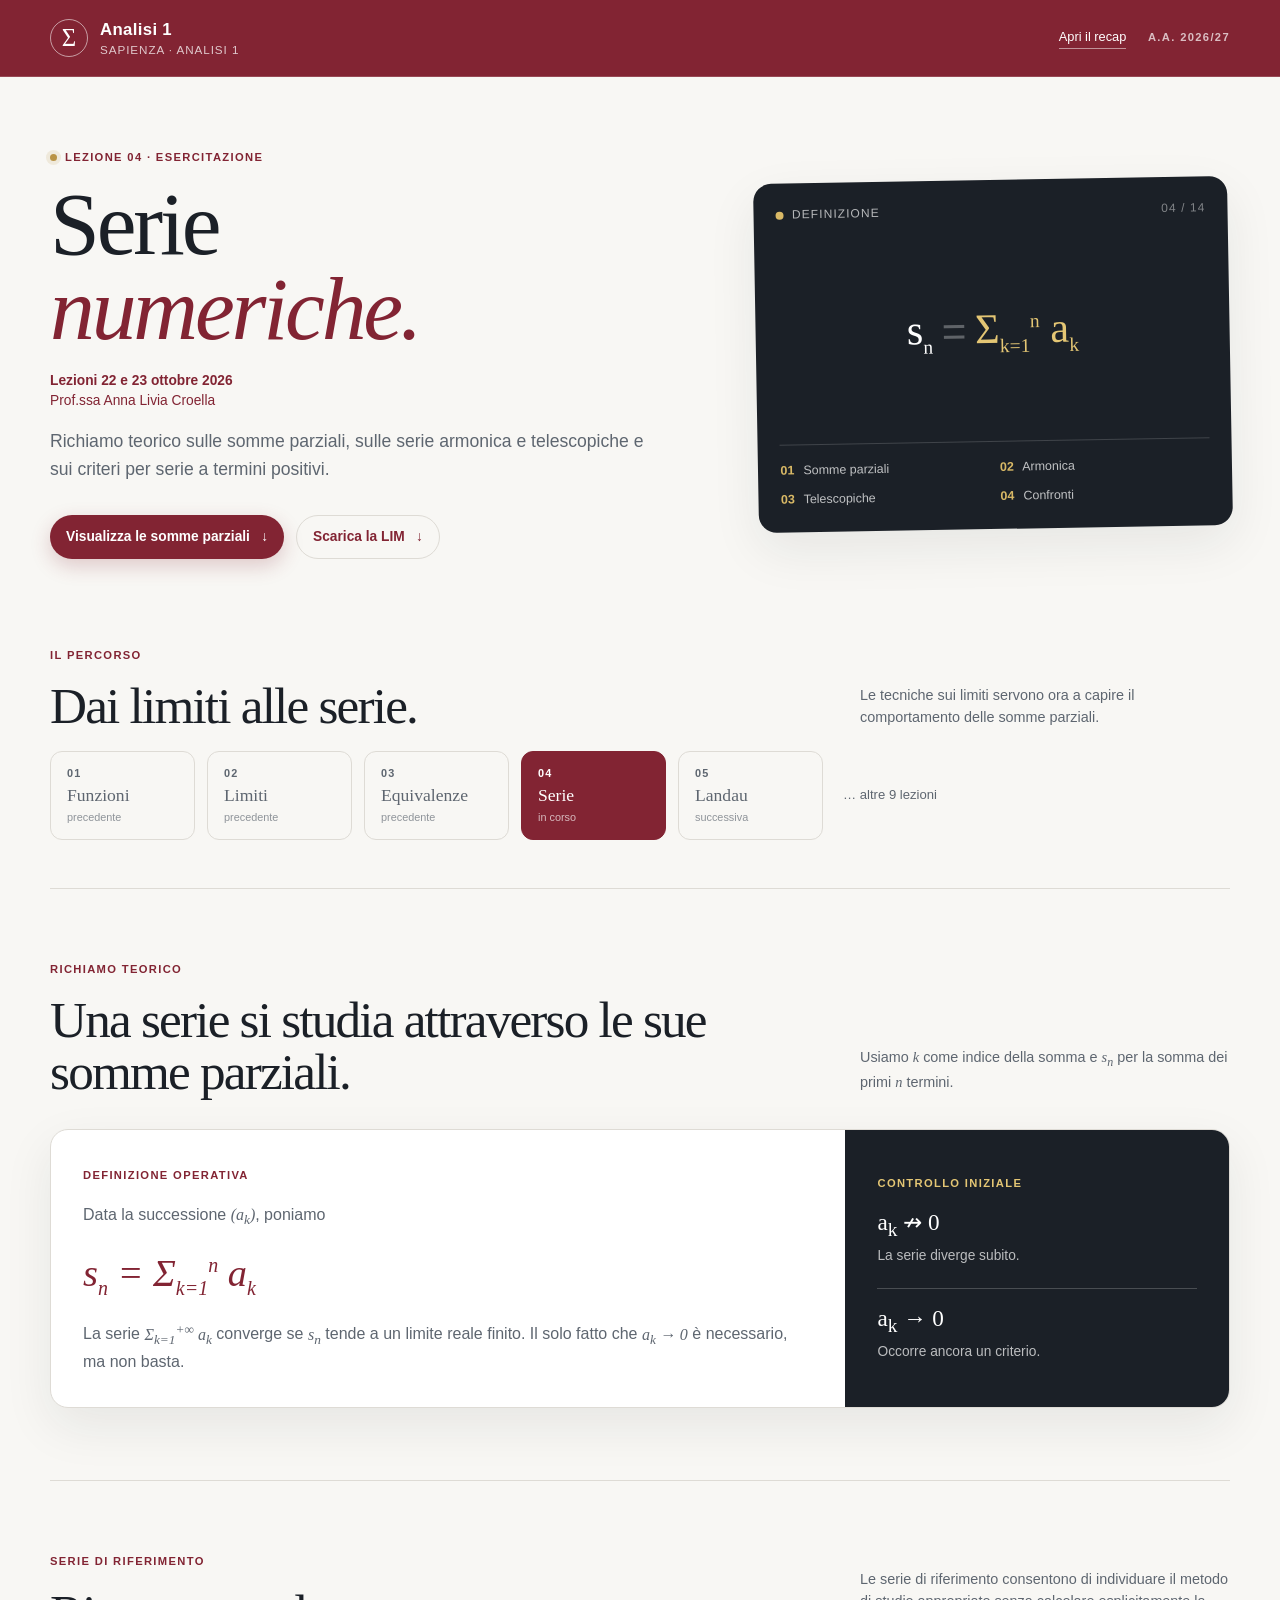
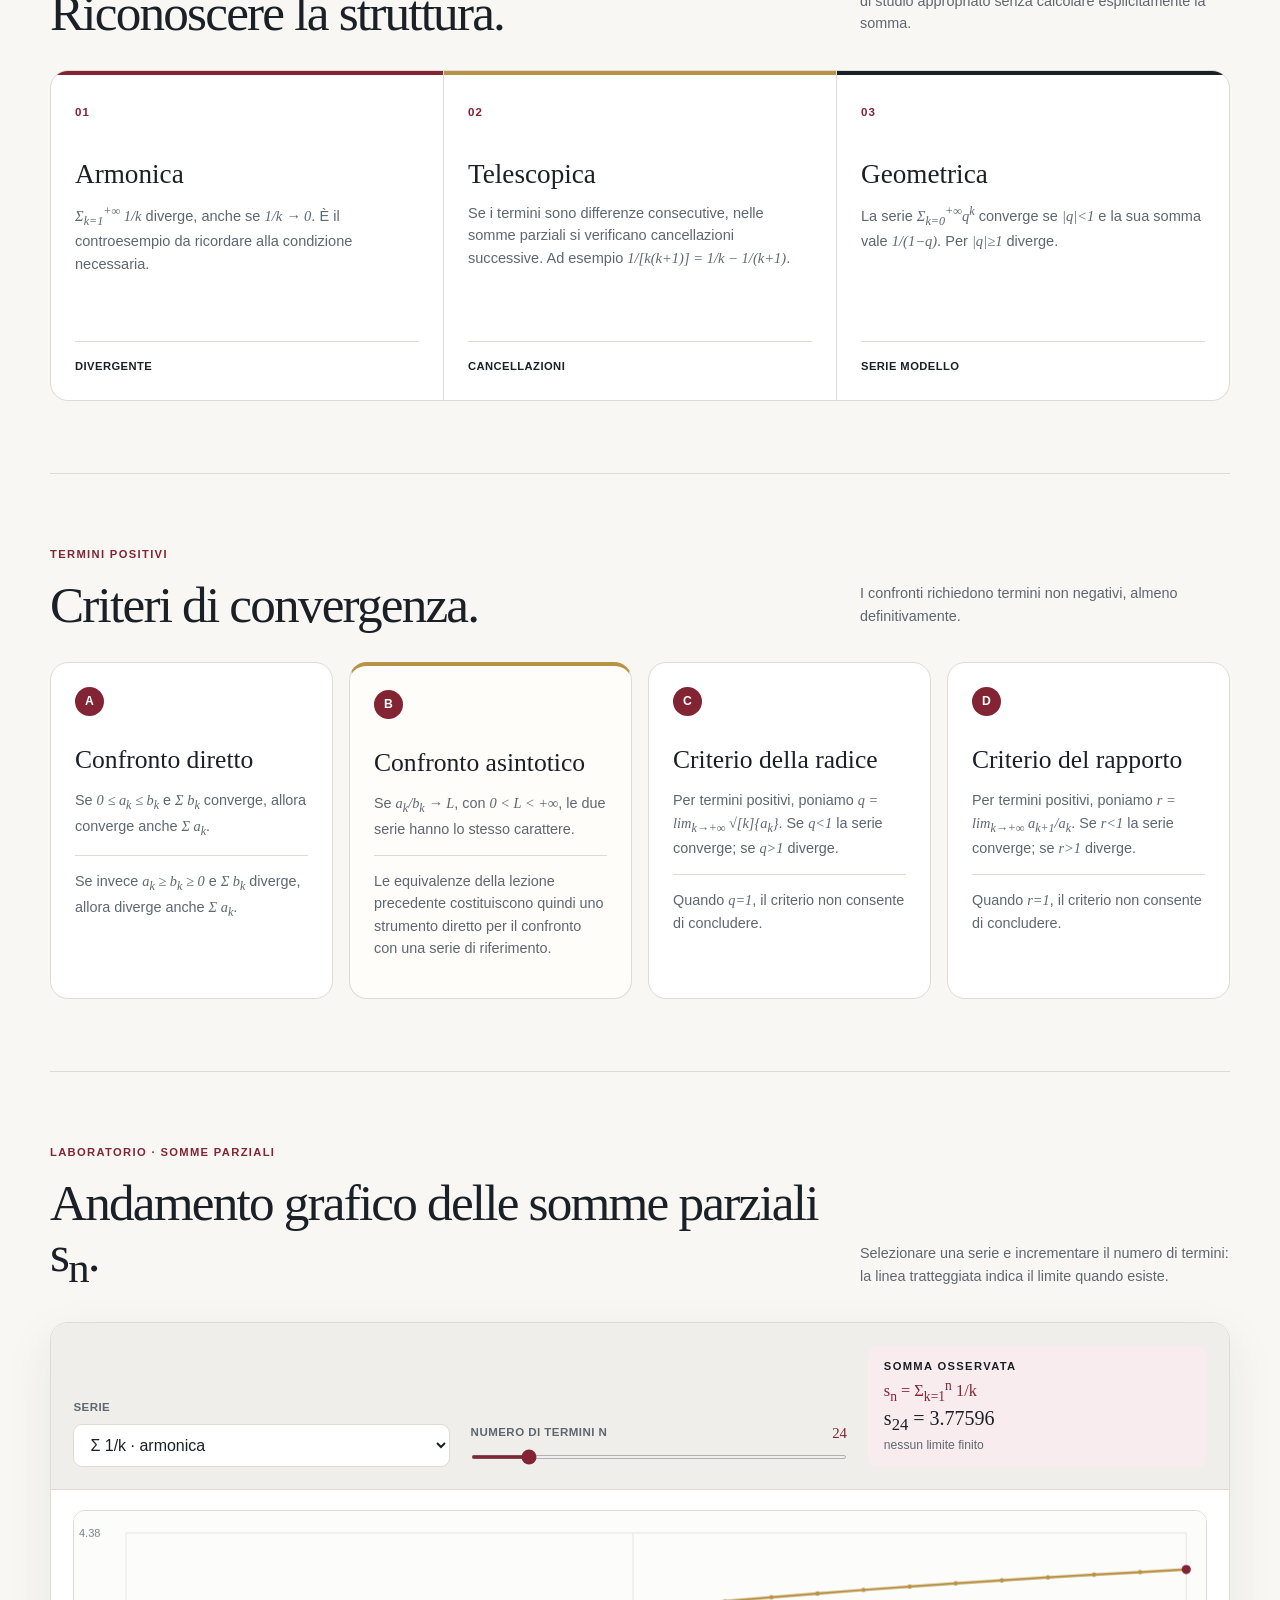
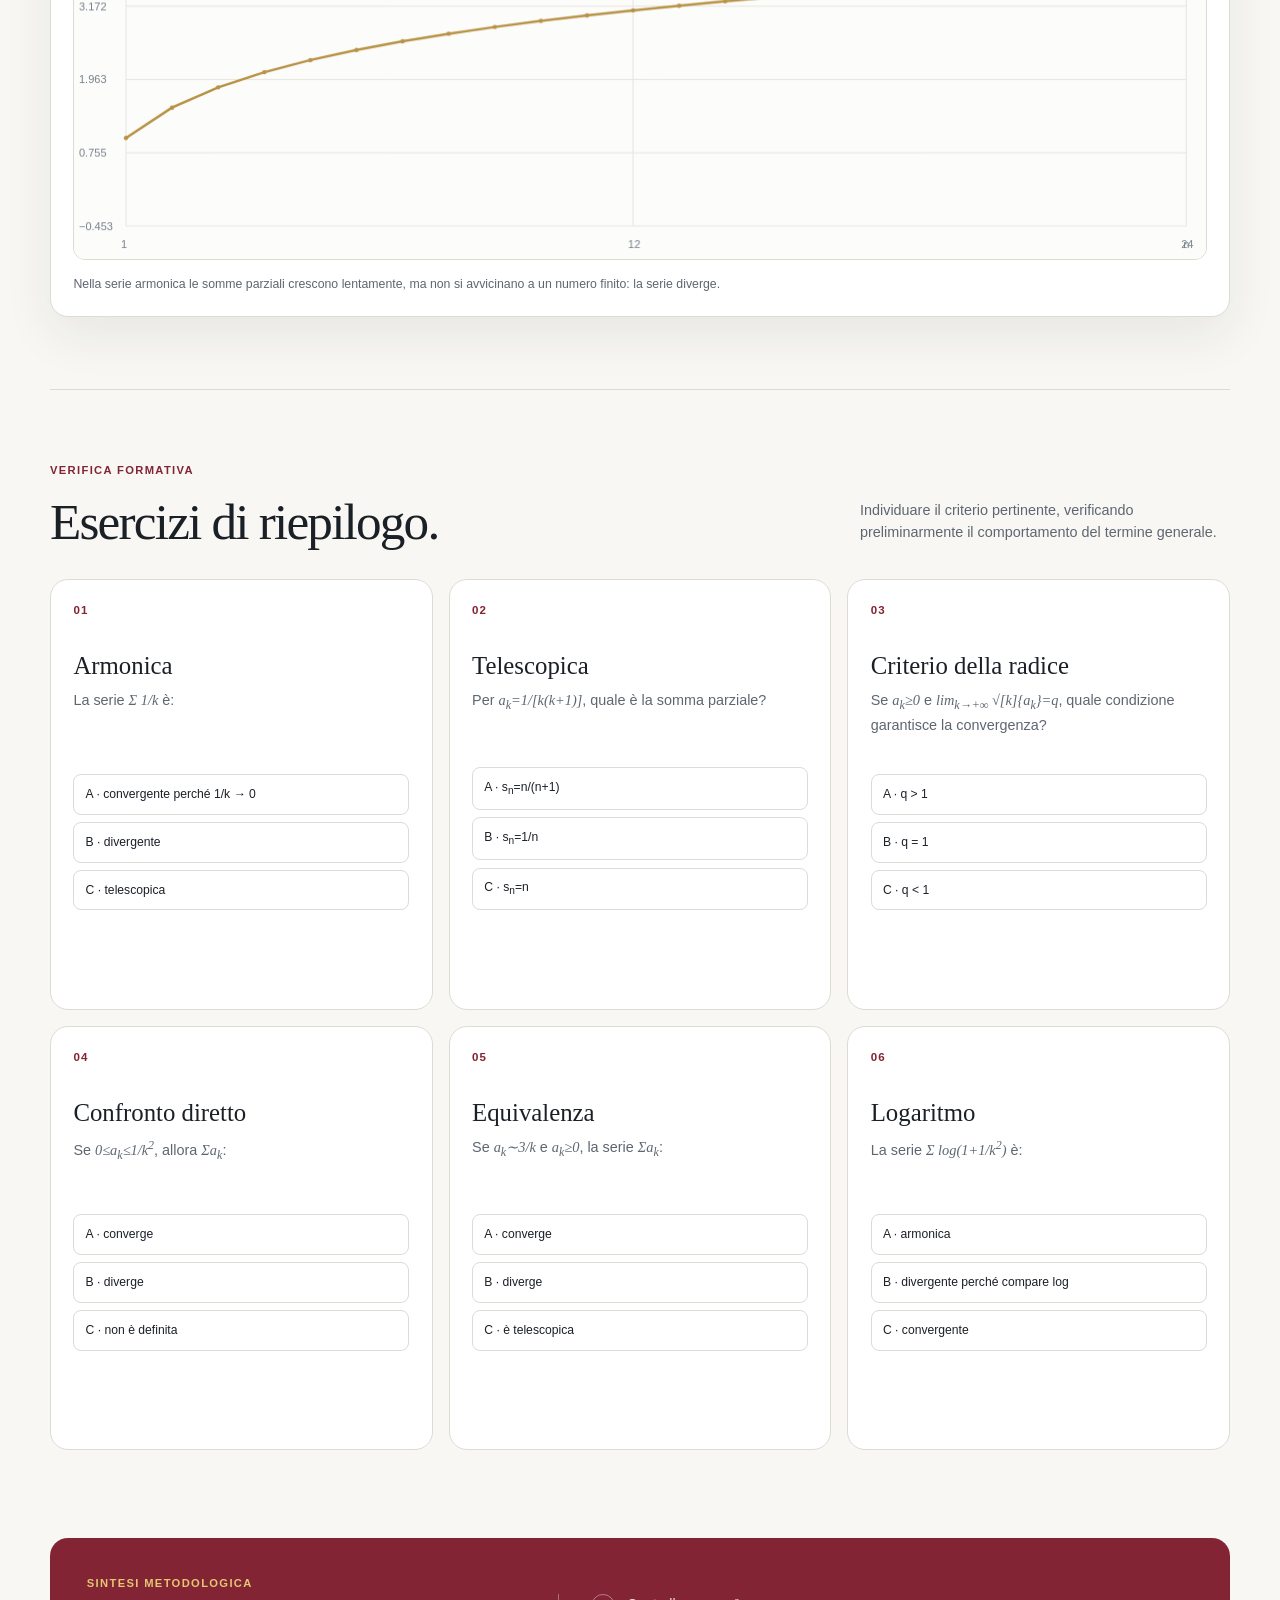
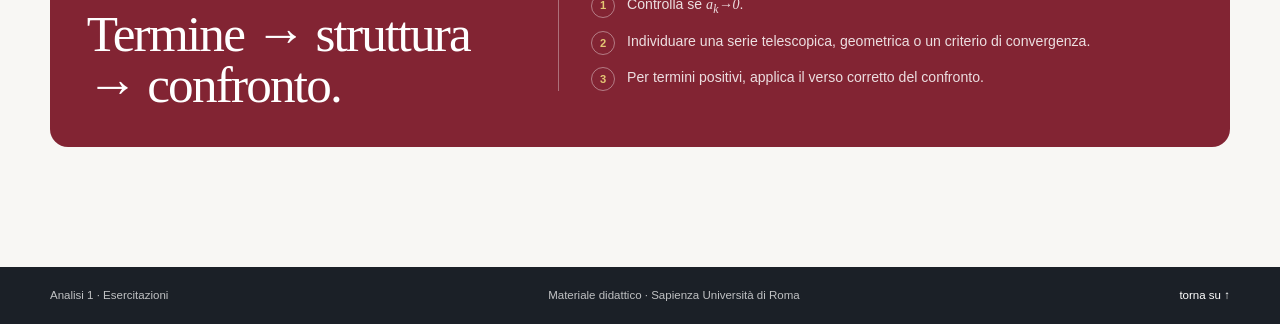
<file: lezione-04/index.html>
<!doctype html>
<html lang="it">
  <head>
    <meta charset="utf-8" />
    <meta name="viewport" content="width=device-width, initial-scale=1" />
    <meta name="description" content="Analisi 1 — Lezione 04: recap sulle serie numeriche a termini positivi." />
    <meta name="theme-color" content="#822433" />
    <title>Analisi 1 · Lezione 04</title>
    <link rel="stylesheet" href="../styles.css" />
    <link rel="stylesheet" href="styles.css" />
  </head>
  <body class="lesson-04-page">
    <a class="skip-link" href="#contenuto">Vai al contenuto</a>

    <header class="site-header">
      <div class="header-inner">
        <a class="brand" href="../" aria-label="Analisi 1, home del corso">
          <span class="brand-mark" aria-hidden="true">Σ</span>
          <span><strong>Analisi 1</strong><small>Sapienza · Analisi 1</small></span>
        </a>
        <div class="header-meta">
          <a class="book-link" href="#recap">Apri il recap</a>
          <span class="eyebrow">A.A. 2026/27</span>
        </div>
      </div>
    </header>

    <main id="contenuto">
      <section class="hero section-shell" id="top">
        <div class="hero-copy">
          <p class="kicker"><span class="kicker-dot"></span> Lezione 04 · esercitazione</p>
          <h1>Serie<br /><em>numeriche.</em></h1>
          <p class="lesson-meta"><strong>Lezioni 22 e 23 ottobre 2026</strong><br />Prof.ssa Anna Livia Croella</p>
          <p class="hero-lede">Richiamo teorico sulle somme parziali, sulle serie armonica e telescopiche e sui criteri per serie a termini positivi.</p>
          <div class="hero-actions">
            <a class="button button-primary" href="#visualizza">Visualizza le somme parziali <span aria-hidden="true">↓</span></a>
            <a class="button button-quiet" href="../lim/Lezione%204.pdf" download>Scarica la LIM <span aria-hidden="true">↓</span></a>
          </div>
        </div>
        <div class="hero-card" aria-label="Formula chiave sulle serie">
          <div class="hero-card-top"><span class="status-dot"></span><span>Definizione</span><span class="hero-card-number">04 / 14</span></div>
          <div class="hero-equation series-equation" aria-hidden="true">
            <span>s<sub>n</sub></span><span class="equation-arrow">=</span><span>Σ<sub>k=1</sub><sup>n</sup> a<sub>k</sub></span>
          </div>
          <div class="topic-grid">
            <span><b>01</b> Somme parziali</span>
            <span><b>02</b> Armonica</span>
            <span><b>03</b> Telescopiche</span>
            <span><b>04</b> Confronti</span>
          </div>
        </div>
      </section>

      <section class="lesson-map section-shell" aria-labelledby="percorso-title">
        <div class="section-heading compact-heading">
          <div><p class="kicker">Il percorso</p><h2 id="percorso-title">Dai limiti alle serie.</h2></div>
          <p class="heading-note">Le tecniche sui limiti servono ora a capire il comportamento delle somme parziali.</p>
        </div>
        <div class="lesson-rail" aria-label="Lezioni del corso">
          <a class="lesson-step" href="../"><span>01</span><strong>Funzioni</strong><small>precedente</small></a>
          <a class="lesson-step" href="../lezione-02/"><span>02</span><strong>Limiti</strong><small>precedente</small></a>
          <a class="lesson-step" href="../lezione-03/"><span>03</span><strong>Equivalenze</strong><small>precedente</small></a>
          <a class="lesson-step active" href="#recap"><span>04</span><strong>Serie</strong><small>in corso</small></a>
          <a class="lesson-step" href="../lezione-05/"><span>05</span><strong>Landau</strong><small>successiva</small></a>
          <span class="lesson-more">… altre 9 lezioni</span>
        </div>
      </section>

      <section class="section-shell series-intro" id="recap" aria-labelledby="recap-title">
        <div class="section-heading">
          <div><p class="kicker">Richiamo teorico</p><h2 id="recap-title">Una serie si studia attraverso le sue somme parziali.</h2></div>
          <p class="heading-note">Usiamo <span class="math">k</span> come indice della somma e <span class="math">s<sub>n</sub></span> per la somma dei primi <span class="math">n</span> termini.</p>
        </div>
        <div class="series-definition">
          <div class="definition-copy">
            <span class="mini-label">Definizione operativa</span>
            <p>Data la successione <span class="math">(a<sub>k</sub>)</span>, poniamo</p>
            <div class="definition-formula"><span class="math">s<sub>n</sub> = Σ<sub>k=1</sub><sup>n</sup> a<sub>k</sub></span></div>
            <p>La serie <span class="math">Σ<sub>k=1</sub><sup>+∞</sup> a<sub>k</sub></span> converge se <span class="math">s<sub>n</sub></span> tende a un limite reale finito. Il solo fatto che <span class="math">a<sub>k</sub> → 0</span> è necessario, ma non basta.</p>
          </div>
          <div class="definition-check">
            <span class="mini-label">Controllo iniziale</span>
            <strong>a<sub>k</sub> ↛ 0</strong>
            <p>La serie diverge subito.</p>
            <span class="check-divider"></span>
            <strong>a<sub>k</sub> → 0</strong>
            <p>Occorre ancora un criterio.</p>
          </div>
        </div>
      </section>

      <section class="section-shell reference-section" aria-labelledby="riferimenti-title">
        <div class="section-heading">
          <div><p class="kicker">Serie di riferimento</p><h2 id="riferimenti-title">Riconoscere la struttura.</h2></div>
          <p class="heading-note">Le serie di riferimento consentono di individuare il metodo di studio appropriato senza calcolare esplicitamente la somma.</p>
        </div>
        <div class="theory-cards series-cards">
          <article class="theory-card accent-red">
            <span class="card-index">01</span><h3>Armonica</h3>
            <p><span class="math">Σ<sub>k=1</sub><sup>+∞</sup> 1/k</span> diverge, anche se <span class="math">1/k → 0</span>. È il controesempio da ricordare alla condizione necessaria.</p>
            <div class="card-tag">divergente</div>
          </article>
          <article class="theory-card accent-gold">
            <span class="card-index">02</span><h3>Telescopica</h3>
            <p>Se i termini sono differenze consecutive, nelle somme parziali si verificano cancellazioni successive. Ad esempio <span class="math">1/[k(k+1)] = 1/k − 1/(k+1)</span>.</p>
            <div class="card-tag">cancellazioni</div>
          </article>
          <article class="theory-card accent-ink">
            <span class="card-index">03</span><h3>Geometrica</h3>
            <p>La serie <span class="math">Σ<sub>k=0</sub><sup>+∞</sup>q<sup>k</sup></span> converge se <span class="math">|q|&lt;1</span> e la sua somma vale <span class="math">1/(1−q)</span>. Per <span class="math">|q|≥1</span> diverge.</p>
            <div class="card-tag">serie modello</div>
          </article>
        </div>
      </section>

      <section class="section-shell positive-section" aria-labelledby="positivi-title">
        <div class="section-heading">
          <div><p class="kicker">Termini positivi</p><h2 id="positivi-title">Criteri di convergenza.</h2></div>
          <p class="heading-note">I confronti richiedono termini non negativi, almeno definitivamente.</p>
        </div>
        <div class="criteria-grid">
          <article class="criterion-card">
            <span class="criterion-number">A</span>
            <h3>Confronto diretto</h3>
            <p>Se <span class="math">0 ≤ a<sub>k</sub> ≤ b<sub>k</sub></span> e <span class="math">Σ b<sub>k</sub></span> converge, allora converge anche <span class="math">Σ a<sub>k</sub></span>.</p>
            <p>Se invece <span class="math">a<sub>k</sub> ≥ b<sub>k</sub> ≥ 0</span> e <span class="math">Σ b<sub>k</sub></span> diverge, allora diverge anche <span class="math">Σ a<sub>k</sub></span>.</p>
          </article>
          <article class="criterion-card featured">
            <span class="criterion-number">B</span>
            <h3>Confronto asintotico</h3>
            <p>Se <span class="math">a<sub>k</sub>/b<sub>k</sub> → L</span>, con <span class="math">0 &lt; L &lt; +∞</span>, le due serie hanno lo stesso carattere.</p>
            <p>Le equivalenze della lezione precedente costituiscono quindi uno strumento diretto per il confronto con una serie di riferimento.</p>
          </article>
          <article class="criterion-card">
            <span class="criterion-number">C</span>
            <h3>Criterio della radice</h3>
            <p>Per termini positivi, poniamo <span class="math">q = lim<sub>k→+∞</sub>&nbsp;√[k]{a<sub>k</sub>}</span>. Se <span class="math">q&lt;1</span> la serie converge; se <span class="math">q&gt;1</span> diverge.</p>
            <p>Quando <span class="math">q=1</span>, il criterio non consente di concludere.</p>
          </article>
          <article class="criterion-card">
            <span class="criterion-number">D</span>
            <h3>Criterio del rapporto</h3>
            <p>Per termini positivi, poniamo <span class="math">r = lim<sub>k→+∞</sub> a<sub>k+1</sub>/a<sub>k</sub></span>. Se <span class="math">r&lt;1</span> la serie converge; se <span class="math">r&gt;1</span> diverge.</p>
            <p>Quando <span class="math">r=1</span>, il criterio non consente di concludere.</p>
          </article>
        </div>
      </section>

      <section class="section-shell partials-section" id="visualizza" aria-labelledby="visualizza-title">
        <div class="section-heading">
          <div><p class="kicker">Laboratorio · somme parziali</p><h2 id="visualizza-title">Andamento grafico delle somme parziali s<sub>n</sub>.</h2></div>
          <p class="heading-note">Selezionare una serie e incrementare il numero di termini: la linea tratteggiata indica il limite quando esiste.</p>
        </div>
        <div class="partials-lab">
          <div class="partials-controls">
            <div class="control-block">
              <label for="series-select">Serie</label>
              <select id="series-select">
                <option value="harmonic">Σ 1/k · armonica</option>
                <option value="telescopic">Σ 1/[k(k+1)] · telescopica</option>
                <option value="geometric">Σ 1/2ᵏ · geometrica</option>
              </select>
            </div>
            <div class="control-block slider-block">
              <div class="label-row"><label for="partials-n">Numero di termini n</label><output id="partials-n-value">24</output></div>
              <input id="partials-n" type="range" min="2" max="160" step="1" value="24" />
            </div>
            <div class="partials-result">
              <span class="mini-label">Somma osservata</span>
              <strong id="series-formula">s<sub>n</sub> = Σ<sub>k=1</sub><sup>n</sup> 1/k</strong>
              <output id="partials-value">s<sub>24</sub> = 0</output>
              <small id="partials-limit">nessun limite finito</small>
            </div>
          </div>
          <div class="partials-canvas-wrap"><canvas id="partials-canvas" aria-label="Grafico interattivo delle somme parziali di una serie"></canvas></div>
          <p class="interaction-note" id="partials-note">Nella serie armonica le somme parziali crescono lentamente, ma non si avvicinano a un numero finito.</p>
        </div>
      </section>

      <section class="section-shell quiz-section" id="verifica" aria-labelledby="verifica-title">
        <div class="section-heading"><div><p class="kicker">Verifica formativa</p><h2 id="verifica-title">Esercizi di riepilogo.</h2></div><p class="heading-note">Individuare il criterio pertinente, verificando preliminarmente il comportamento del termine generale.</p></div>
        <div class="quiz-grid">
          <article class="quiz-card" data-answer="b"><span class="quiz-number">01</span><h3>Armonica</h3><p>La serie <span class="math">Σ 1/k</span> è:</p><div class="quiz-options"><button type="button" data-choice="a">A · convergente perché 1/k → 0</button><button type="button" data-choice="b">B · divergente</button><button type="button" data-choice="c">C · telescopica</button></div><p class="quiz-feedback" aria-live="polite"></p></article>
          <article class="quiz-card" data-answer="a"><span class="quiz-number">02</span><h3>Telescopica</h3><p>Per <span class="math">a<sub>k</sub>=1/[k(k+1)]</span>, quale è la somma parziale?</p><div class="quiz-options"><button type="button" data-choice="a">A · s<sub>n</sub>=n/(n+1)</button><button type="button" data-choice="b">B · s<sub>n</sub>=1/n</button><button type="button" data-choice="c">C · s<sub>n</sub>=n</button></div><p class="quiz-feedback" aria-live="polite"></p></article>
          <article class="quiz-card" data-answer="c"><span class="quiz-number">03</span><h3>Criterio della radice</h3><p>Se <span class="math">a<sub>k</sub>≥0</span> e <span class="math">lim<sub>k→+∞</sub>&nbsp;√[k]{a<sub>k</sub>}=q</span>, quale condizione garantisce la convergenza?</p><div class="quiz-options"><button type="button" data-choice="a">A · q &gt; 1</button><button type="button" data-choice="b">B · q = 1</button><button type="button" data-choice="c">C · q &lt; 1</button></div><p class="quiz-feedback" aria-live="polite"></p></article>
          <article class="quiz-card" data-answer="a"><span class="quiz-number">04</span><h3>Confronto diretto</h3><p>Se <span class="math">0≤a<sub>k</sub>≤1/k<sup>2</sup></span>, allora <span class="math">Σa<sub>k</sub></span>:</p><div class="quiz-options"><button type="button" data-choice="a">A · converge</button><button type="button" data-choice="b">B · diverge</button><button type="button" data-choice="c">C · non è definita</button></div><p class="quiz-feedback" aria-live="polite"></p></article>
          <article class="quiz-card" data-answer="b"><span class="quiz-number">05</span><h3>Equivalenza</h3><p>Se <span class="math">a<sub>k</sub>∼3/k</span> e <span class="math">a<sub>k</sub>≥0</span>, la serie <span class="math">Σa<sub>k</sub></span>:</p><div class="quiz-options"><button type="button" data-choice="a">A · converge</button><button type="button" data-choice="b">B · diverge</button><button type="button" data-choice="c">C · è telescopica</button></div><p class="quiz-feedback" aria-live="polite"></p></article>
          <article class="quiz-card" data-answer="c"><span class="quiz-number">06</span><h3>Logaritmo</h3><p>La serie <span class="math">Σ log(1+1/k<sup>2</sup>)</span> è:</p><div class="quiz-options"><button type="button" data-choice="a">A · armonica</button><button type="button" data-choice="b">B · divergente perché compare log</button><button type="button" data-choice="c">C · convergente</button></div><p class="quiz-feedback" aria-live="polite"></p></article>
        </div>
      </section>

      <section class="section-shell closing-section" aria-labelledby="chiusura-title">
        <div class="closing-card">
          <div><p class="kicker">Sintesi metodologica</p><h2 id="chiusura-title">Termine → struttura → confronto.</h2></div>
          <div class="closing-list">
            <span><b>1</b> Controlla se <span class="math">a<sub>k</sub>→0</span>.</span>
            <span><b>2</b> Individuare una serie telescopica, geometrica o un criterio di convergenza.</span>
            <span><b>3</b> Per termini positivi, applica il verso corretto del confronto.</span>
          </div>
        </div>
      </section>
    </main>

    <footer class="site-footer"><div class="footer-inner"><span>Analisi 1 · Esercitazioni</span><span>Materiale didattico · Sapienza Università di Roma</span><a href="#top">torna su ↑</a></div></footer>
    <script src="app.js"></script>
  </body>
</html>
</file>
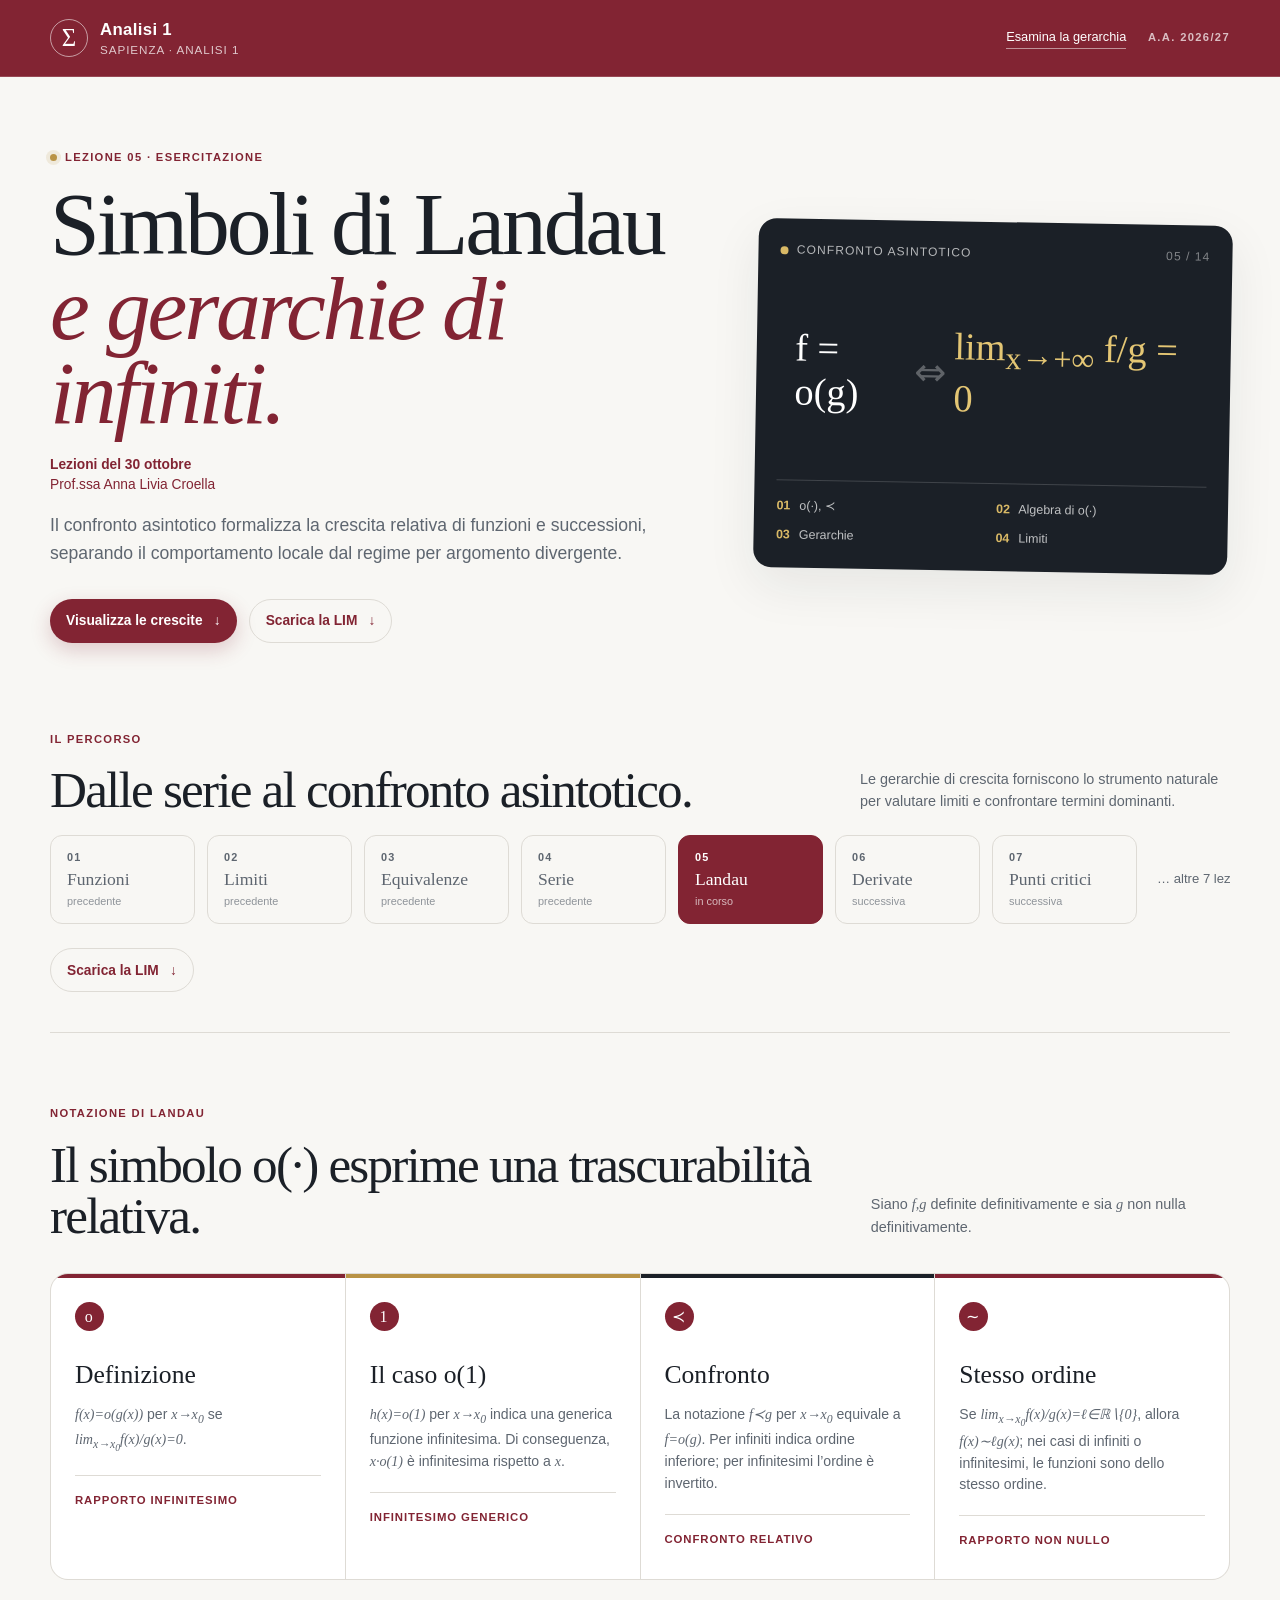
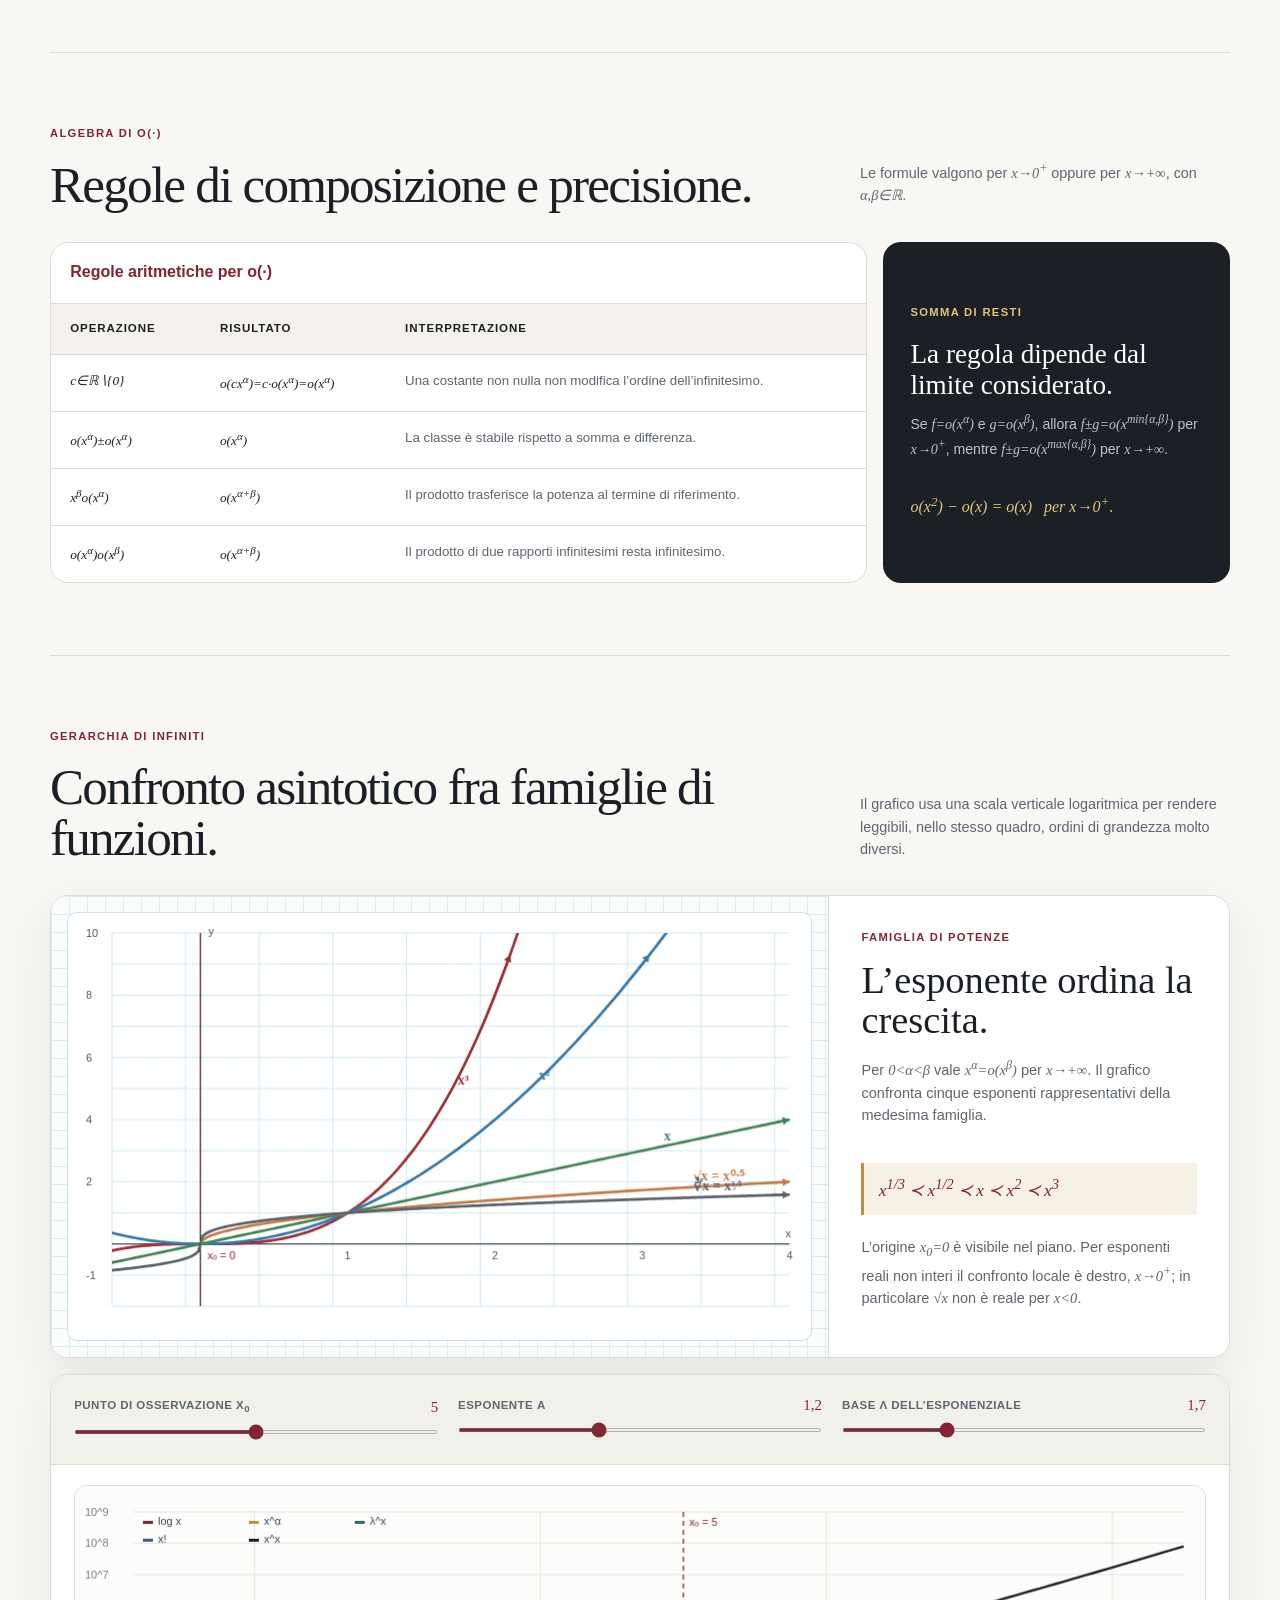
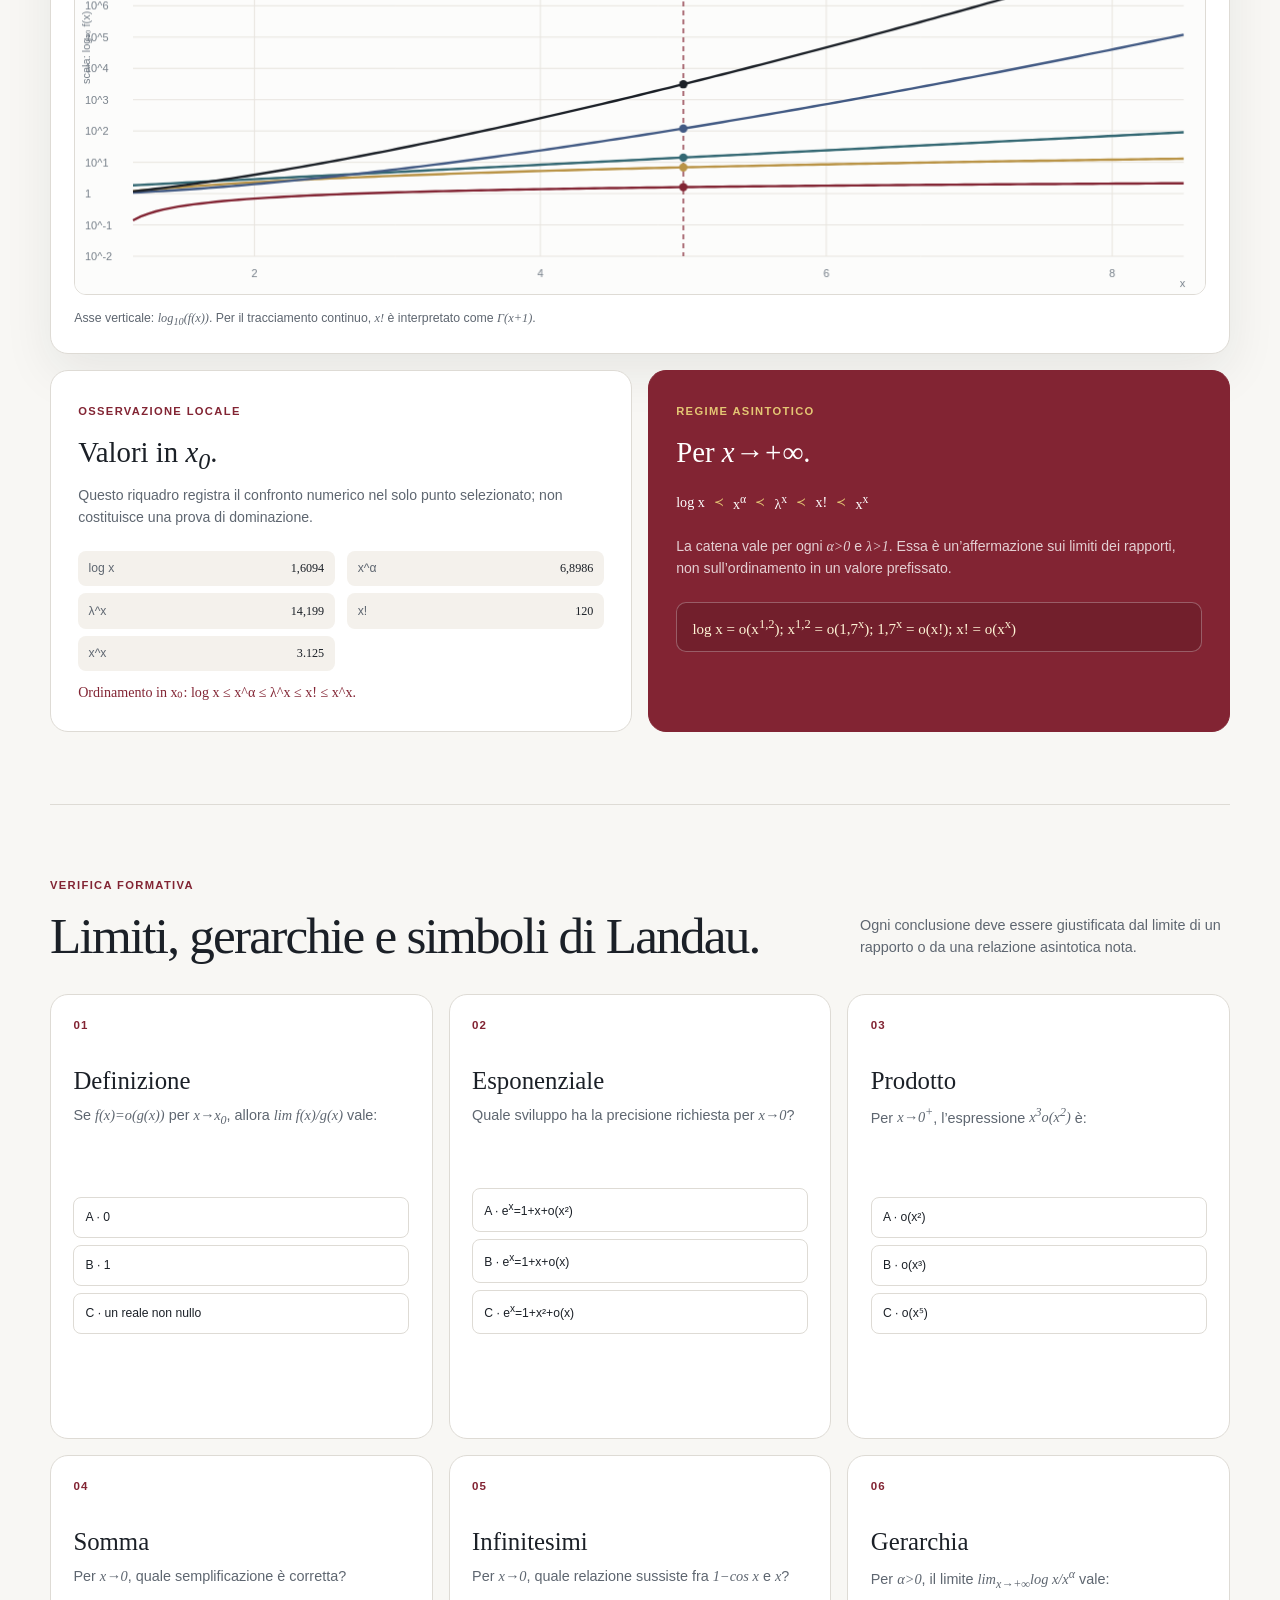
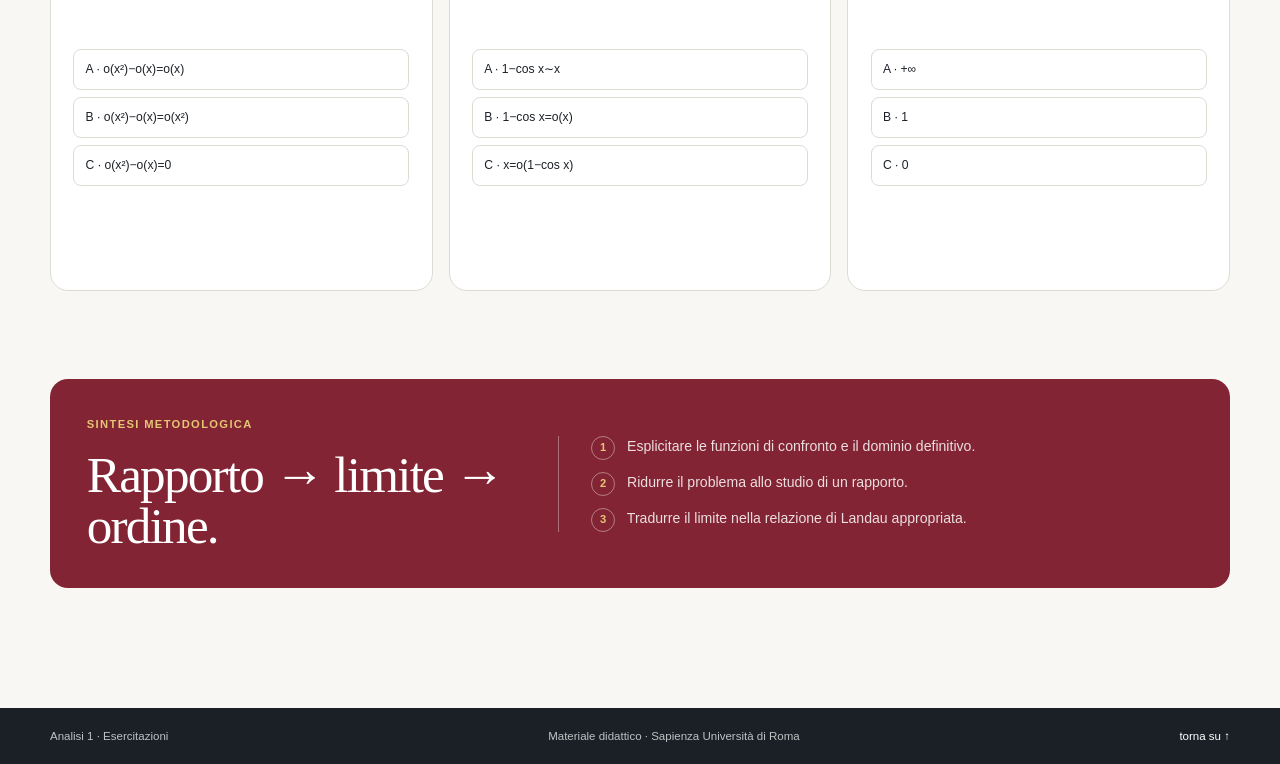
<file: lezione-05/index.html>
<!doctype html>
<html lang="it">
  <head>
    <meta charset="utf-8" />
    <meta name="viewport" content="width=device-width, initial-scale=1" />
    <meta name="description" content="Analisi 1 — Lezione 05: simboli di Landau, operazioni asintotiche e gerarchie di infiniti." />
    <meta name="theme-color" content="#822433" />
    <title>Analisi 1 · Simboli di Landau e gerarchie di infiniti</title>
    <link rel="stylesheet" href="../styles.css" />
    <link rel="stylesheet" href="styles.css?v=20261029" />
  </head>
  <body class="lesson-05-page">
    <a class="skip-link" href="#contenuto">Vai al contenuto</a>

    <header class="site-header">
      <div class="header-inner">
        <a class="brand" href="../" aria-label="Analisi 1, home del corso">
          <span class="brand-mark" aria-hidden="true">Σ</span>
          <span><strong>Analisi 1</strong><small>Sapienza · Analisi 1</small></span>
        </a>
        <div class="header-meta">
          <a class="book-link" href="#gerarchia">Esamina la gerarchia</a>
          <span class="eyebrow">A.A. 2026/27</span>
        </div>
      </div>
    </header>

    <main id="contenuto">
      <section class="hero section-shell" id="top">
        <div class="hero-copy">
          <p class="kicker"><span class="kicker-dot"></span> Lezione 05 · esercitazione</p>
          <h1>Simboli di Landau<br /><em>e gerarchie di infiniti.</em></h1>
          <p class="lesson-meta"><strong>Lezioni del 30 ottobre</strong><br />Prof.ssa Anna Livia Croella</p>
          <p class="hero-lede">Il confronto asintotico formalizza la crescita relativa di funzioni e successioni, separando il comportamento locale dal regime per argomento divergente.</p>
          <div class="hero-actions">
            <a class="button button-primary" href="#gerarchia">Visualizza le crescite <span aria-hidden="true">↓</span></a>
            <a class="button button-quiet" href="../lim/Lezione%205.pdf" download>Scarica la LIM <span aria-hidden="true">↓</span></a>
          </div>
        </div>
        <div class="hero-card" aria-label="Definizione del simbolo piccolo o">
          <div class="hero-card-top"><span class="status-dot"></span><span>Confronto asintotico</span><span class="hero-card-number">05 / 14</span></div>
          <div class="hero-equation landau-equation" aria-hidden="true">
            <span>f = o(g)</span><span class="equation-arrow">⇔</span><span>lim<sub>x→+∞</sub>&nbsp;f/g = 0</span>
          </div>
          <div class="topic-grid">
            <span><b>01</b> o(·), ≺</span>
            <span><b>02</b> Algebra di o(·)</span>
            <span><b>03</b> Gerarchie</span>
            <span><b>04</b> Limiti</span>
          </div>
        </div>
      </section>

      <section class="lesson-map section-shell" aria-labelledby="percorso-title">
        <div class="section-heading compact-heading">
          <div><p class="kicker">Il percorso</p><h2 id="percorso-title">Dalle serie al confronto asintotico.</h2></div>
          <p class="heading-note">Le gerarchie di crescita forniscono lo strumento naturale per valutare limiti e confrontare termini dominanti.</p>
        </div>
        <div class="lesson-rail" aria-label="Lezioni del corso">
          <a class="lesson-step" href="../"><span>01</span><strong>Funzioni</strong><small>precedente</small></a>
          <a class="lesson-step" href="../lezione-02/"><span>02</span><strong>Limiti</strong><small>precedente</small></a>
          <a class="lesson-step" href="../lezione-03/"><span>03</span><strong>Equivalenze</strong><small>precedente</small></a>
          <a class="lesson-step" href="../lezione-04/"><span>04</span><strong>Serie</strong><small>precedente</small></a>
          <a class="lesson-step active" href="#definizioni"><span>05</span><strong>Landau</strong><small>in corso</small></a>
          <a class="lesson-step" href="../lezione-06/"><span>06</span><strong>Derivate</strong><small>successiva</small></a>
          <a class="lesson-step" href="../lezione-07/"><span>07</span><strong>Punti critici</strong><small>successiva</small></a>
          <span class="lesson-more">… altre 7 lezioni</span>
        </div>
        <p class="lesson-download"><a class="button button-quiet" href="../lim/Lezione%205.pdf" download>Scarica la LIM <span aria-hidden="true">↓</span></a></p>
      </section>

      <section class="section-shell landau-intro" id="definizioni" aria-labelledby="definizioni-title">
        <div class="section-heading">
          <div><p class="kicker">Notazione di Landau</p><h2 id="definizioni-title">Il simbolo o(·) esprime una trascurabilità relativa.</h2></div>
          <p class="heading-note">Siano <span class="math">f,g</span> definite definitivamente e sia <span class="math">g</span> non nulla definitivamente.</p>
        </div>
        <div class="symbol-grid">
          <article class="symbol-card accent-red">
            <span class="card-index">o</span><h3>Definizione</h3>
            <p><span class="math">f(x)=o(g(x))</span> per <span class="math">x→x<sub>0</sub></span> se <span class="math">lim<sub>x→x<sub>0</sub></sub>f(x)/g(x)=0</span>.</p>
            <div class="card-tag">rapporto infinitesimo</div>
          </article>
          <article class="symbol-card accent-gold">
            <span class="card-index">1</span><h3>Il caso o(1)</h3>
            <p><span class="math">h(x)=o(1)</span> per <span class="math">x→x<sub>0</sub></span> indica una generica funzione infinitesima. Di conseguenza, <span class="math">x·o(1)</span> è infinitesima rispetto a <span class="math">x</span>.</p>
            <div class="card-tag">infinitesimo generico</div>
          </article>
          <article class="symbol-card accent-ink">
            <span class="card-index">≺</span><h3>Confronto</h3>
            <p>La notazione <span class="math">f≺g</span> per <span class="math">x→x<sub>0</sub></span> equivale a <span class="math">f=o(g)</span>. Per infiniti indica ordine inferiore; per infinitesimi l’ordine è invertito.</p>
            <div class="card-tag">confronto relativo</div>
          </article>
          <article class="symbol-card accent-red">
            <span class="card-index">∼</span><h3>Stesso ordine</h3>
            <p>Se <span class="math">lim<sub>x→x<sub>0</sub></sub>f(x)/g(x)=ℓ∈ℝ∖{0}</span>, allora <span class="math">f(x)∼ℓg(x)</span>; nei casi di infiniti o infinitesimi, le funzioni sono dello stesso ordine.</p>
            <div class="card-tag">rapporto non nullo</div>
          </article>
        </div>
      </section>

      <section class="section-shell operations-section" id="operazioni" aria-labelledby="operazioni-title">
        <div class="section-heading">
          <div><p class="kicker">Algebra di o(·)</p><h2 id="operazioni-title">Regole di composizione e precisione.</h2></div>
          <p class="heading-note">Le formule valgono per <span class="math">x→0<sup>+</sup></span> oppure per <span class="math">x→+∞</span>, con <span class="math">α,β∈ℝ</span>.</p>
        </div>
        <div class="operations-layout">
          <div class="operations-table-wrap">
            <table class="operations-table">
              <caption>Regole aritmetiche per o(·)</caption>
              <thead><tr><th scope="col">Operazione</th><th scope="col">Risultato</th><th scope="col">Interpretazione</th></tr></thead>
              <tbody>
                <tr><td><span class="math">c∈ℝ∖{0}</span></td><td><span class="math">o(cx<sup>α</sup>)=c·o(x<sup>α</sup>)=o(x<sup>α</sup>)</span></td><td>Una costante non nulla non modifica l’ordine dell’infinitesimo.</td></tr>
                <tr><td><span class="math">o(x<sup>α</sup>)±o(x<sup>α</sup>)</span></td><td><span class="math">o(x<sup>α</sup>)</span></td><td>La classe è stabile rispetto a somma e differenza.</td></tr>
                <tr><td><span class="math">x<sup>β</sup>o(x<sup>α</sup>)</span></td><td><span class="math">o(x<sup>α+β</sup>)</span></td><td>Il prodotto trasferisce la potenza al termine di riferimento.</td></tr>
                <tr><td><span class="math">o(x<sup>α</sup>)o(x<sup>β</sup>)</span></td><td><span class="math">o(x<sup>α+β</sup>)</span></td><td>Il prodotto di due rapporti infinitesimi resta infinitesimo.</td></tr>
              </tbody>
            </table>
          </div>
          <aside class="operation-note" aria-label="Avvertenza metodologica">
            <span class="mini-label">Somma di resti</span>
            <h3>La regola dipende dal limite considerato.</h3>
            <p>Se <span class="math">f=o(x<sup>α</sup>)</span> e <span class="math">g=o(x<sup>β</sup>)</span>, allora <span class="math">f±g=o(x<sup>min{α,β}</sup>)</span> per <span class="math">x→0<sup>+</sup></span>, mentre <span class="math">f±g=o(x<sup>max{α,β}</sup>)</span> per <span class="math">x→+∞</span>.</p>
            <p class="math operation-example">o(x<sup>2</sup>) − o(x) = o(x) &nbsp; per x→0<sup>+</sup>.</p>
          </aside>
        </div>
      </section>

      <section class="section-shell hierarchy-section" id="gerarchia" aria-labelledby="gerarchia-title">
        <div class="section-heading">
          <div><p class="kicker">Gerarchia di infiniti</p><h2 id="gerarchia-title">Confronto asintotico fra famiglie di funzioni.</h2></div>
          <p class="heading-note">Il grafico usa una scala verticale logaritmica per rendere leggibili, nello stesso quadro, ordini di grandezza molto diversi.</p>
        </div>
        <div class="power-family-board">
          <div class="power-canvas-wrap"><canvas id="power-family-canvas" aria-label="Grafico della famiglia di potenze x alla un terzo, radice di x, x, x al quadrato e x al cubo"></canvas></div>
          <article class="power-family-note" aria-labelledby="potenze-title">
            <span class="mini-label">Famiglia di potenze</span>
            <h3 id="potenze-title">L’esponente ordina la crescita.</h3>
            <p>Per <span class="math">0&lt;α&lt;β</span> vale <span class="math">x<sup>α</sup>=o(x<sup>β</sup>)</span> per <span class="math">x→+∞</span>. Il grafico confronta cinque esponenti rappresentativi della medesima famiglia.</p>
            <p class="power-rule"><span class="math">x<sup>1/3</sup> ≺ x<sup>1/2</sup> ≺ x ≺ x<sup>2</sup> ≺ x<sup>3</sup></span></p>
            <p>L’origine <span class="math">x<sub>0</sub>=0</span> è visibile nel piano. Per esponenti reali non interi il confronto locale è destro, <span class="math">x→0<sup>+</sup></span>; in particolare <span class="math">√x</span> non è reale per <span class="math">x&lt;0</span>.</p>
          </article>
        </div>
        <div class="hierarchy-board">
          <div class="hierarchy-controls">
            <div class="control-block">
              <div class="label-row"><label for="x0">Punto di osservazione x<sub>0</sub></label><output id="x0-value">5</output></div>
              <input id="x0" type="range" min="2" max="8" step="1" value="5" />
            </div>
            <div class="control-block">
              <div class="label-row"><label for="alpha">Esponente α</label><output id="alpha-value">1,2</output></div>
              <input id="alpha" type="range" min="0.4" max="2.5" step="0.1" value="1.2" />
            </div>
            <div class="control-block">
              <div class="label-row"><label for="lambda">Base λ dell’esponenziale</label><output id="lambda-value">1,7</output></div>
              <input id="lambda" type="range" min="1.2" max="3" step="0.1" value="1.7" />
            </div>
          </div>
          <div class="hierarchy-canvas-wrap"><canvas id="hierarchy-canvas" aria-label="Grafico delle funzioni logaritmica, potenza, esponenziale, fattoriale e potenza con esponente variabile"></canvas></div>
          <p class="interaction-note">Asse verticale: <span class="math">log<sub>10</sub>(f(x))</span>. Per il tracciamento continuo, <span class="math">x!</span> è interpretato come <span class="math">Γ(x+1)</span>.</p>
        </div>
        <div class="comparison-grid">
          <article class="local-panel" aria-labelledby="locale-title">
            <span class="mini-label">Osservazione locale</span>
            <h3 id="locale-title">Valori in <span class="math">x<sub>0</sub></span>.</h3>
            <p>Questo riquadro registra il confronto numerico nel solo punto selezionato; non costituisce una prova di dominazione.</p>
            <ul class="local-values" id="local-values" aria-live="polite"></ul>
            <p class="local-order" id="local-order"></p>
          </article>
          <article class="asymptotic-panel" aria-labelledby="infinito-title">
            <span class="mini-label">Regime asintotico</span>
            <h3 id="infinito-title">Per <span class="math">x→+∞</span>.</h3>
            <p class="asymptotic-chain"><span>log x</span><b>≺</b><span>x<sup>α</sup></span><b>≺</b><span>λ<sup>x</sup></span><b>≺</b><span>x!</span><b>≺</b><span>x<sup>x</sup></span></p>
            <p>La catena vale per ogni <span class="math">α&gt;0</span> e <span class="math">λ&gt;1</span>. Essa è un’affermazione sui limiti dei rapporti, non sull’ordinamento in un valore prefissato.</p>
            <div class="asymptotic-result" id="asymptotic-result">log x = o(x<sup>1,2</sup>); x<sup>1,2</sup> = o(1,7<sup>x</sup>); 1,7<sup>x</sup> = o(x!); x! = o(x<sup>x</sup>)</div>
          </article>
        </div>
      </section>

      <section class="section-shell quiz-section landau-quiz-section" id="verifica" aria-labelledby="verifica-title">
        <div class="section-heading">
          <div><p class="kicker">Verifica formativa</p><h2 id="verifica-title">Limiti, gerarchie e simboli di Landau.</h2></div>
          <p class="heading-note">Ogni conclusione deve essere giustificata dal limite di un rapporto o da una relazione asintotica nota.</p>
        </div>
        <div class="quiz-grid landau-quiz-grid">
          <article class="quiz-card" data-answer="a" data-explanation="È precisamente la definizione: il rapporto f(x)/g(x) deve tendere a zero.">
            <span class="quiz-number">01</span><h3>Definizione</h3>
            <p>Se <span class="math">f(x)=o(g(x))</span> per <span class="math">x→x<sub>0</sub></span>, allora <span class="math">lim f(x)/g(x)</span> vale:</p>
            <div class="quiz-options"><button type="button" data-choice="a">A · 0</button><button type="button" data-choice="b">B · 1</button><button type="button" data-choice="c">C · un reale non nullo</button></div><p class="quiz-feedback" aria-live="polite"></p>
          </article>
          <article class="quiz-card" data-answer="b" data-explanation="Il limite notevole eˣ−1−x=o(x) per x→0 fornisce esattamente questa scrittura.">
            <span class="quiz-number">02</span><h3>Esponenziale</h3>
            <p>Quale sviluppo ha la precisione richiesta per <span class="math">x→0</span>?</p>
            <div class="quiz-options"><button type="button" data-choice="a">A · e<sup>x</sup>=1+x+o(x²)</button><button type="button" data-choice="b">B · e<sup>x</sup>=1+x+o(x)</button><button type="button" data-choice="c">C · e<sup>x</sup>=1+x²+o(x)</button></div><p class="quiz-feedback" aria-live="polite"></p>
          </article>
          <article class="quiz-card" data-answer="c" data-explanation="Si applica la regola x^β o(x^α)=o(x^(α+β)), con α=2 e β=3.">
            <span class="quiz-number">03</span><h3>Prodotto</h3>
            <p>Per <span class="math">x→0<sup>+</sup></span>, l’espressione <span class="math">x<sup>3</sup>o(x<sup>2</sup>)</span> è:</p>
            <div class="quiz-options"><button type="button" data-choice="a">A · o(x²)</button><button type="button" data-choice="b">B · o(x³)</button><button type="button" data-choice="c">C · o(x⁵)</button></div><p class="quiz-feedback" aria-live="polite"></p>
          </article>
          <article class="quiz-card" data-answer="a" data-explanation="Per x→0⁺, la regola della somma dà o(x^min{2,1})=o(x).">
            <span class="quiz-number">04</span><h3>Somma</h3>
            <p>Per <span class="math">x→0</span>, quale semplificazione è corretta?</p>
            <div class="quiz-options"><button type="button" data-choice="a">A · o(x²)−o(x)=o(x)</button><button type="button" data-choice="b">B · o(x²)−o(x)=o(x²)</button><button type="button" data-choice="c">C · o(x²)−o(x)=0</button></div><p class="quiz-feedback" aria-live="polite"></p>
          </article>
          <article class="quiz-card" data-answer="b" data-explanation="Poiché 1−cos x∼x²/2, il rapporto (1−cos x)/x tende a zero.">
            <span class="quiz-number">05</span><h3>Infinitesimi</h3>
            <p>Per <span class="math">x→0</span>, quale relazione sussiste fra <span class="math">1−cos x</span> e <span class="math">x</span>?</p>
            <div class="quiz-options"><button type="button" data-choice="a">A · 1−cos x∼x</button><button type="button" data-choice="b">B · 1−cos x=o(x)</button><button type="button" data-choice="c">C · x=o(1−cos x)</button></div><p class="quiz-feedback" aria-live="polite"></p>
          </article>
          <article class="quiz-card" data-answer="c" data-explanation="Per ogni α&gt;0, il logaritmo è un infinito di ordine inferiore rispetto alla potenza xᵅ.">
            <span class="quiz-number">06</span><h3>Gerarchia</h3>
            <p>Per <span class="math">α&gt;0</span>, il limite <span class="math">lim<sub>x→+∞</sub>log x/x<sup>α</sup></span> vale:</p>
            <div class="quiz-options"><button type="button" data-choice="a">A · +∞</button><button type="button" data-choice="b">B · 1</button><button type="button" data-choice="c">C · 0</button></div><p class="quiz-feedback" aria-live="polite"></p>
          </article>
        </div>
      </section>

      <section class="section-shell closing-section" aria-labelledby="chiusura-title">
        <div class="closing-card">
          <div><p class="kicker">Sintesi metodologica</p><h2 id="chiusura-title">Rapporto → limite → ordine.</h2></div>
          <div class="closing-list">
            <span><b>1</b> Esplicitare le funzioni di confronto e il dominio definitivo.</span>
            <span><b>2</b> Ridurre il problema allo studio di un rapporto.</span>
            <span><b>3</b> Tradurre il limite nella relazione di Landau appropriata.</span>
          </div>
        </div>
      </section>
    </main>

    <footer class="site-footer"><div class="footer-inner"><span>Analisi 1 · Esercitazioni</span><span>Materiale didattico · Sapienza Università di Roma</span><a href="#top">torna su ↑</a></div></footer>
    <script src="app.js?v=20261029"></script>
  </body>
</html>
</file>
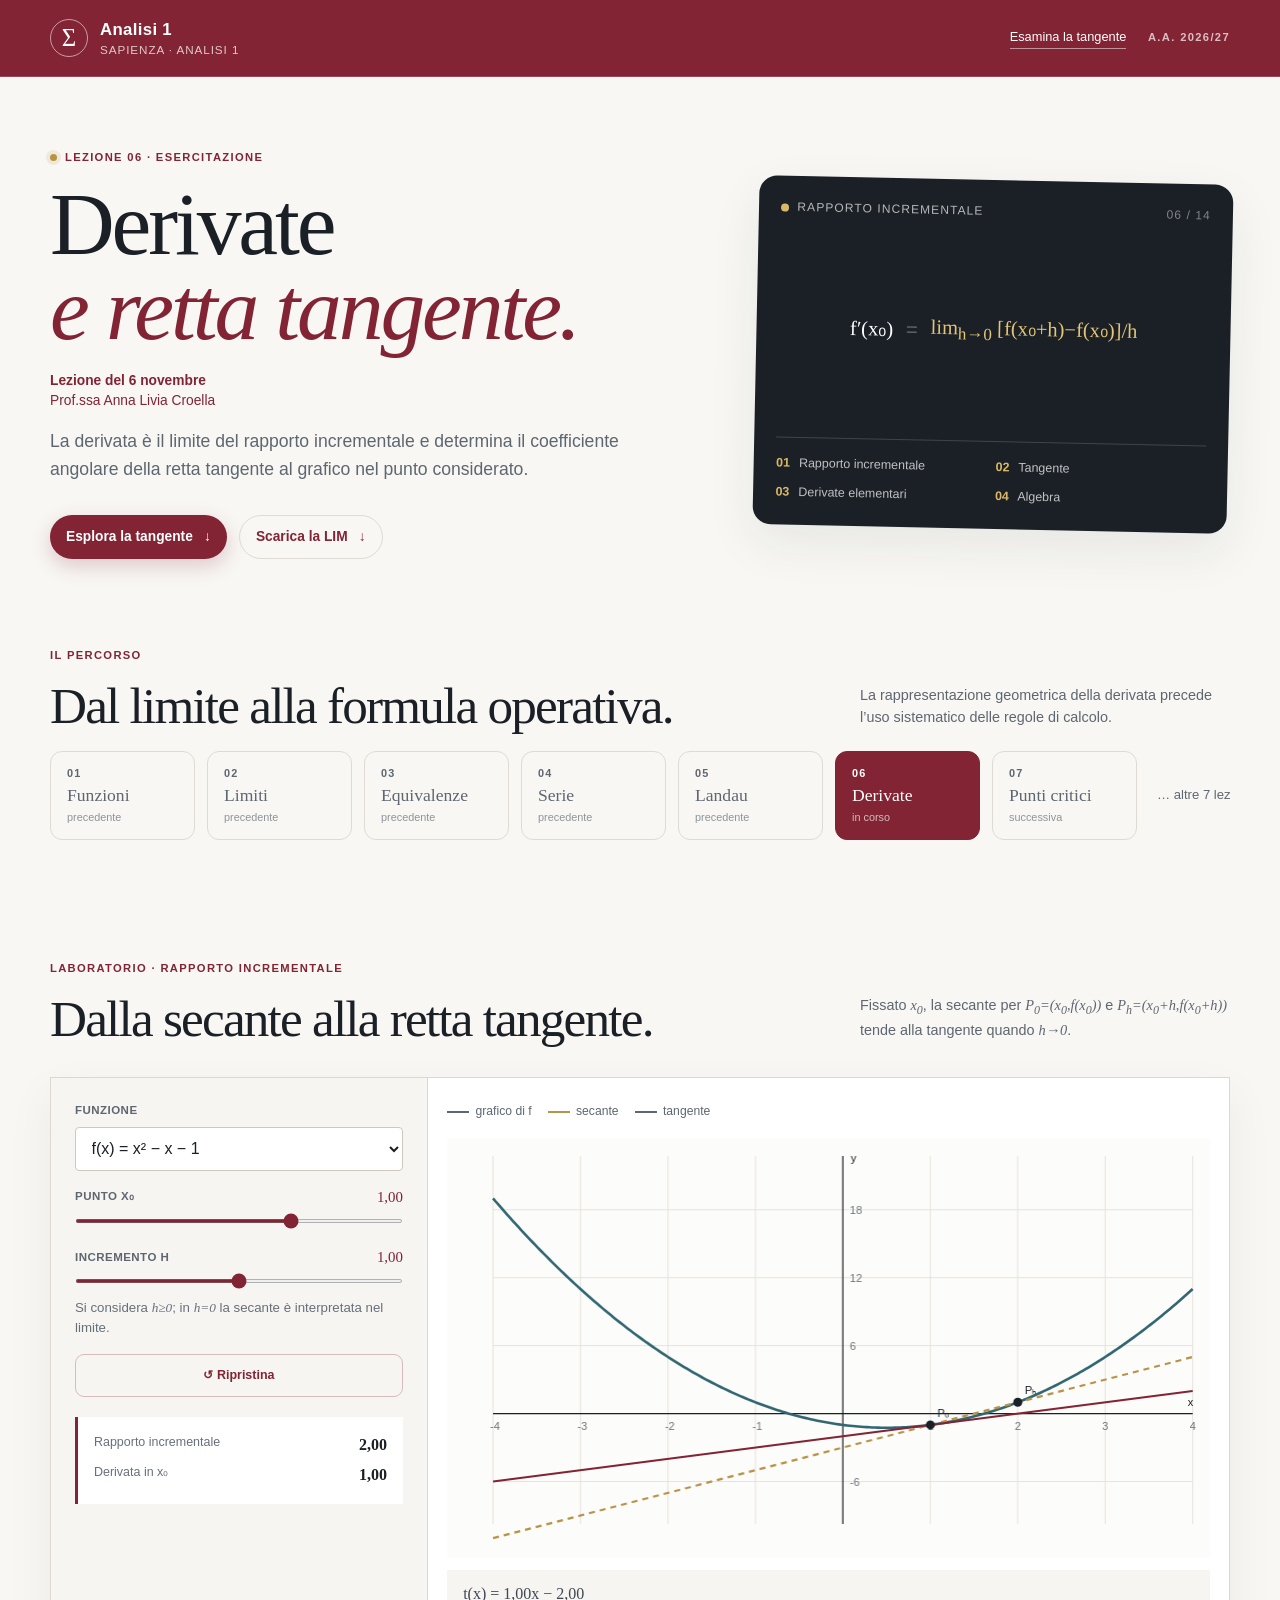
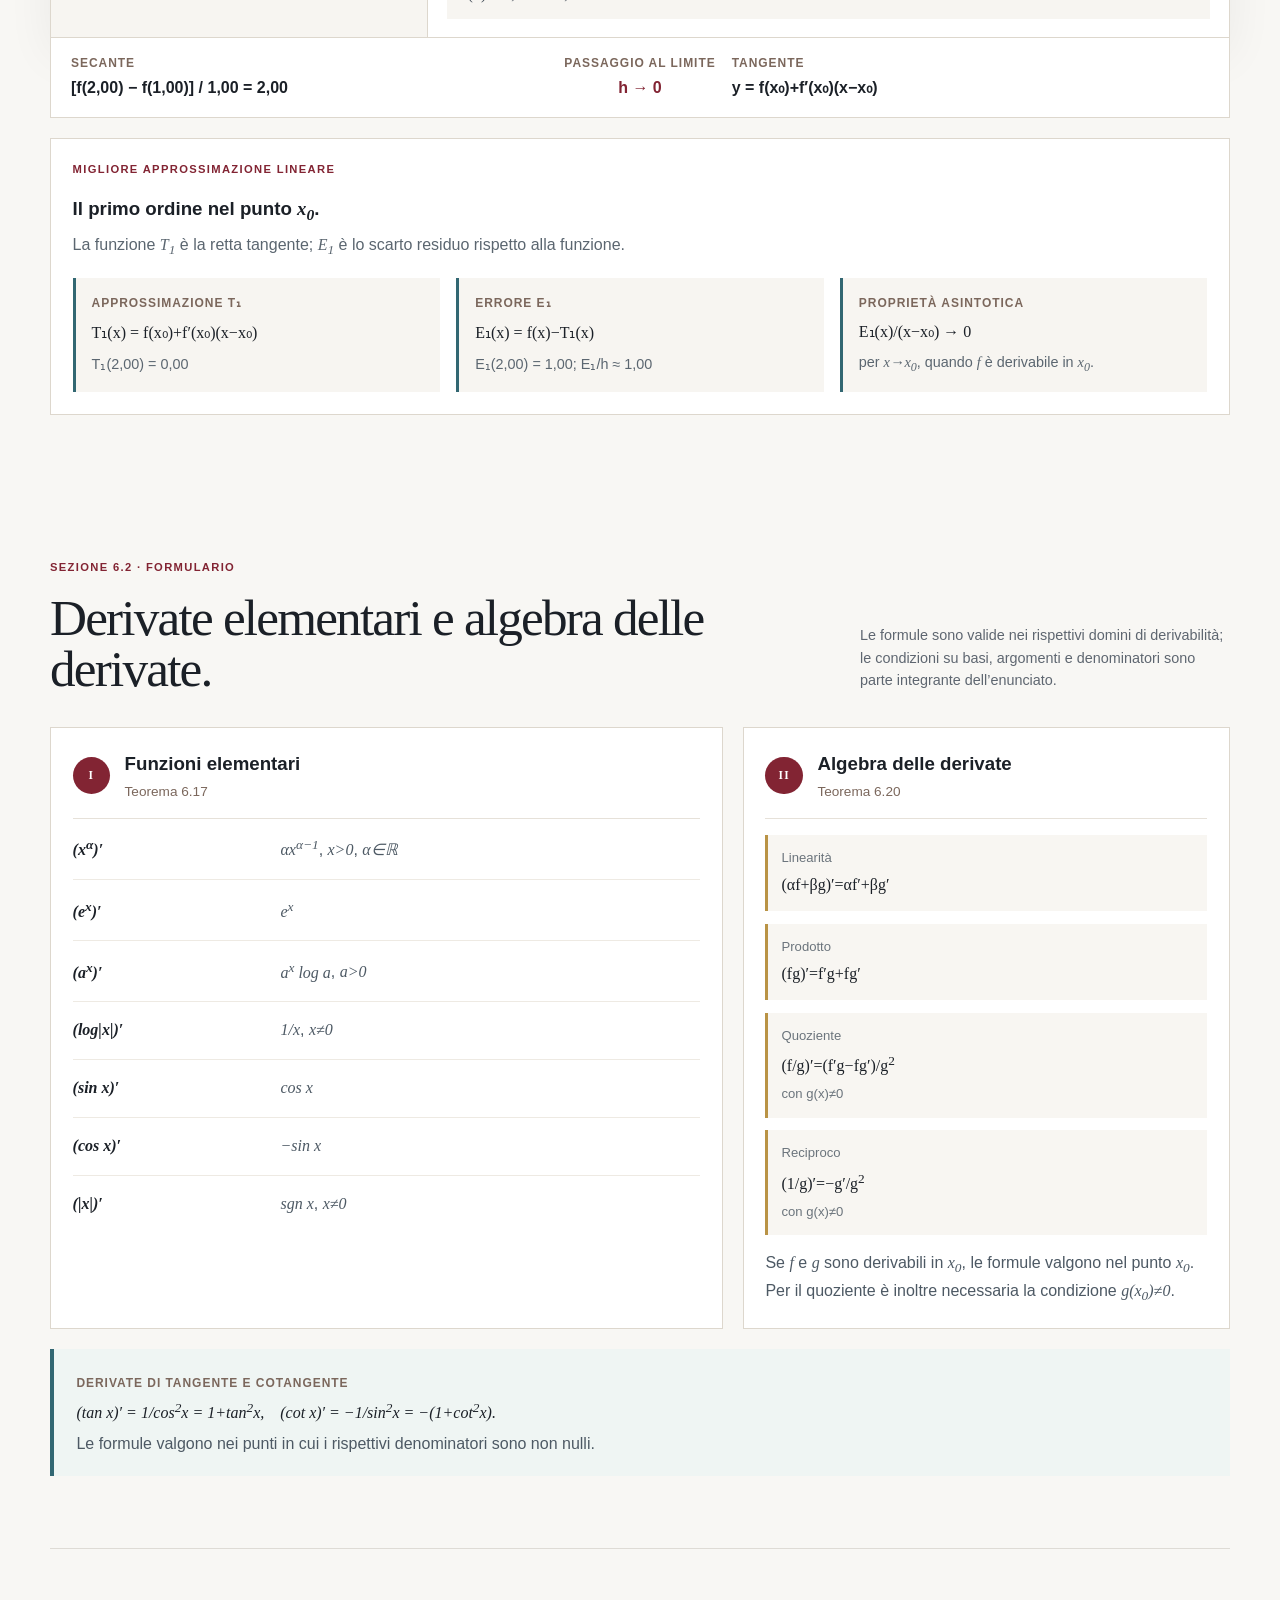
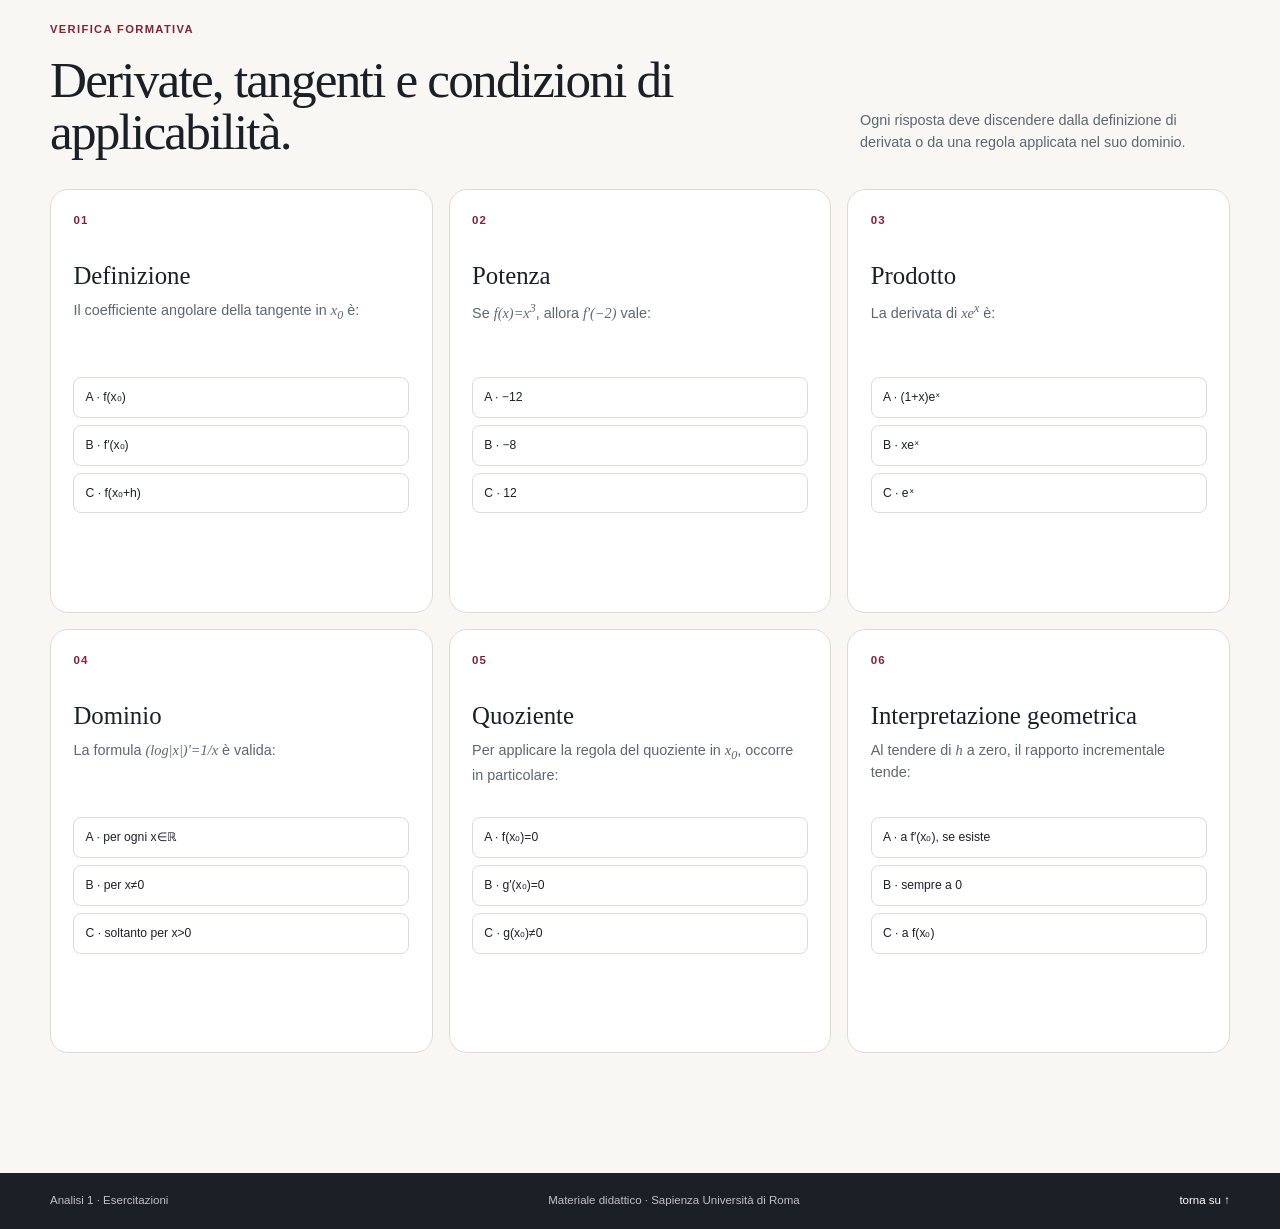
<file: lezione-06/index.html>
<!doctype html>
<html lang="it">
  <head>
    <meta charset="utf-8" />
    <meta name="viewport" content="width=device-width, initial-scale=1" />
    <meta name="description" content="Analisi 1 — Lezione 06: derivata, retta tangente, derivate elementari e algebra delle derivate." />
    <meta name="theme-color" content="#822433" />
    <title>Analisi 1 · Derivate</title>
    <link rel="stylesheet" href="../styles.css" />
    <link rel="stylesheet" href="styles.css" />
  </head>
  <body class="lesson-06-page">
    <a class="skip-link" href="#contenuto">Vai al contenuto</a>
    <header class="site-header">
      <div class="header-inner">
        <a class="brand" href="../" aria-label="Analisi 1, home del corso">
          <span class="brand-mark" aria-hidden="true">Σ</span>
          <span><strong>Analisi 1</strong><small>Sapienza · Analisi 1</small></span>
        </a>
        <div class="header-meta"><a class="book-link" href="#tangente">Esamina la tangente</a><span class="eyebrow">A.A. 2026/27</span></div>
      </div>
    </header>
    <main id="contenuto">
      <section class="hero section-shell" id="top">
        <div class="hero-copy">
          <p class="kicker"><span class="kicker-dot"></span> Lezione 06 · esercitazione</p>
          <h1>Derivate<br /><em>e retta tangente.</em></h1>
          <p class="lesson-meta"><strong>Lezione del 6 novembre</strong><br />Prof.ssa Anna Livia Croella</p>
          <p class="hero-lede">La derivata è il limite del rapporto incrementale e determina il coefficiente angolare della retta tangente al grafico nel punto considerato.</p>
          <div class="hero-actions">
            <a class="button button-primary" href="#tangente">Esplora la tangente <span aria-hidden="true">↓</span></a>
            <a class="button button-quiet" href="../lim/Lezione%206.pdf" download>Scarica la LIM <span aria-hidden="true">↓</span></a>
          </div>
        </div>
        <div class="hero-card" aria-label="Definizione di derivata">
          <div class="hero-card-top"><span class="status-dot"></span><span>Rapporto incrementale</span><span class="hero-card-number">06 / 14</span></div>
          <div class="hero-equation derivative-equation" aria-hidden="true"><span>f′(x₀)</span><span class="equation-arrow">=</span><span>lim<sub>h→0</sub> [f(x₀+h)−f(x₀)]/h</span></div>
          <div class="topic-grid">
            <span><b>01</b> Rapporto incrementale</span><span><b>02</b> Tangente</span>
            <span><b>03</b> Derivate elementari</span><span><b>04</b> Algebra</span>
          </div>
        </div>
      </section>

      <section class="lesson-map section-shell" aria-labelledby="percorso-title">
        <div class="section-heading compact-heading">
          <div><p class="kicker">Il percorso</p><h2 id="percorso-title">Dal limite alla formula operativa.</h2></div>
          <p class="heading-note">La rappresentazione geometrica della derivata precede l’uso sistematico delle regole di calcolo.</p>
        </div>
        <div class="lesson-rail" aria-label="Lezioni del corso">
          <a class="lesson-step" href="../"><span>01</span><strong>Funzioni</strong><small>precedente</small></a>
          <a class="lesson-step" href="../lezione-02/"><span>02</span><strong>Limiti</strong><small>precedente</small></a>
          <a class="lesson-step" href="../lezione-03/"><span>03</span><strong>Equivalenze</strong><small>precedente</small></a>
          <a class="lesson-step" href="../lezione-04/"><span>04</span><strong>Serie</strong><small>precedente</small></a>
          <a class="lesson-step" href="../lezione-05/"><span>05</span><strong>Landau</strong><small>precedente</small></a>
          <a class="lesson-step active" href="#tangente"><span>06</span><strong>Derivate</strong><small>in corso</small></a>
          <a class="lesson-step" href="../lezione-07/"><span>07</span><strong>Punti critici</strong><small>successiva</small></a>
          <span class="lesson-more">… altre 7 lezioni</span>
        </div>
      </section>

      <section class="section-shell tangent-section" id="tangente" aria-labelledby="tangente-title">
        <div class="section-heading">
          <div><p class="kicker">Laboratorio · rapporto incrementale</p><h2 id="tangente-title">Dalla secante alla retta tangente.</h2></div>
          <p class="heading-note">Fissato <span class="math">x<sub>0</sub></span>, la secante per <span class="math">P<sub>0</sub>=(x<sub>0</sub>,f(x<sub>0</sub>))</span> e <span class="math">P<sub>h</sub>=(x<sub>0</sub>+h,f(x<sub>0</sub>+h))</span> tende alla tangente quando <span class="math">h→0</span>.</p>
        </div>
        <div class="tangent-lab">
          <div class="tangent-controls">
            <div class="control-block"><label for="function-select">Funzione</label><select id="function-select"><option value="quadratic">f(x) = x² − x − 1</option><option value="sine">f(x) = sin x</option><option value="exponential">f(x) = eˣ − 1</option><option value="cubic">f(x) = x³ − 3x</option></select></div>
            <div class="control-block slider-block"><div class="label-row"><label for="x0">Punto x₀</label><output id="x0-value">1,0</output></div><input id="x0" type="range" min="-3" max="3" value="1" step="0.1" /></div>
            <div class="control-block slider-block"><div class="label-row"><label for="h">Incremento h</label><output id="h-value">1,0</output></div><input id="h" type="range" min="0" max="2" value="1" step="0.1" /><p class="control-note">Si considera <span class="math">h≥0</span>; in <span class="math">h=0</span> la secante è interpretata nel limite.</p></div>
            <button class="reset-button" id="reset-tangent" type="button">↺ Ripristina</button>
            <div class="derivative-readout" aria-live="polite"><span>Rapporto incrementale</span><strong id="secant-slope">—</strong><span>Derivata in x₀</span><strong id="derivative-value">—</strong></div>
          </div>
          <div class="tangent-graph-panel">
            <div class="graph-toolbar"><span class="legend-item"><i class="legend-line curve-line"></i> grafico di f</span><span class="legend-item"><i class="legend-line secant-line"></i> secante</span><span class="legend-item"><i class="legend-line tangent-line"></i> tangente</span></div>
            <canvas id="tangent-canvas" aria-label="Grafico della funzione, della secante e della retta tangente"></canvas>
            <p class="tangent-formula" id="tangent-formula">t(x) = —</p>
          </div>
        </div>
        <div class="limit-strip">
          <div><span class="mini-label">Secante</span><strong id="secant-expression">[f(x₀+h)−f(x₀)]/h</strong></div>
          <div><span class="mini-label">Passaggio al limite</span><strong>h → 0</strong></div>
          <div><span class="mini-label">Tangente</span><strong>y = f(x₀)+f′(x₀)(x−x₀)</strong></div>
        </div>
        <div class="approximation-panel">
          <div class="approximation-heading"><p class="kicker">Migliore approssimazione lineare</p><h3>Il primo ordine nel punto <span class="math">x<sub>0</sub></span>.</h3><p>La funzione <span class="math">T<sub>1</sub></span> è la retta tangente; <span class="math">E<sub>1</sub></span> è lo scarto residuo rispetto alla funzione.</p></div>
          <div class="approximation-grid">
            <article><span class="mini-label">Approssimazione T₁</span><strong id="t1-formula">T₁(x) = f(x₀)+f′(x₀)(x−x₀)</strong><p id="t1-numeric">—</p></article>
            <article><span class="mini-label">Errore E₁</span><strong id="e1-formula">E₁(x) = f(x)−T₁(x)</strong><p id="e1-numeric">—</p></article>
            <article><span class="mini-label">Proprietà asintotica</span><strong id="e1-ratio">E₁(x)/(x−x₀) → 0</strong><p>per <span class="math">x→x<sub>0</sub></span>, quando <span class="math">f</span> è derivabile in <span class="math">x<sub>0</sub></span>.</p></article>
          </div>
        </div>
      </section>

      <section class="section-shell formula-section" id="formulario" aria-labelledby="formulario-title">
        <div class="section-heading">
          <div><p class="kicker">Sezione 6.2 · formulario</p><h2 id="formulario-title">Derivate elementari e algebra delle derivate.</h2></div>
          <p class="heading-note">Le formule sono valide nei rispettivi domini di derivabilità; le condizioni su basi, argomenti e denominatori sono parte integrante dell’enunciato.</p>
        </div>
        <div class="formula-dashboard">
          <article class="formula-panel elementary-panel">
            <div class="panel-heading"><span class="card-index">I</span><div><h3>Funzioni elementari</h3><p>Teorema 6.17</p></div></div>
            <dl class="derivative-table">
              <div><dt><span class="math">(x<sup>α</sup>)′</span></dt><dd><span class="math">αx<sup>α−1</sup></span>, <span class="math">x&gt;0</span>, <span class="math">α∈ℝ</span></dd></div>
              <div><dt><span class="math">(e<sup>x</sup>)′</span></dt><dd><span class="math">e<sup>x</sup></span></dd></div><div><dt><span class="math">(a<sup>x</sup>)′</span></dt><dd><span class="math">a<sup>x</sup> log a</span>, <span class="math">a&gt;0</span></dd></div>
              <div><dt><span class="math">(log|x|)′</span></dt><dd><span class="math">1/x</span>, <span class="math">x≠0</span></dd></div><div><dt><span class="math">(sin x)′</span></dt><dd><span class="math">cos x</span></dd></div>
              <div><dt><span class="math">(cos x)′</span></dt><dd><span class="math">−sin x</span></dd></div><div><dt><span class="math">(|x|)′</span></dt><dd><span class="math">sgn x</span>, <span class="math">x≠0</span></dd></div>
            </dl>
          </article>
          <article class="formula-panel algebra-panel">
            <div class="panel-heading"><span class="card-index">II</span><div><h3>Algebra delle derivate</h3><p>Teorema 6.20</p></div></div>
            <div class="rule-stack">
              <div><span>Linearità</span><strong>(αf+βg)′=αf′+βg′</strong></div>
              <div><span>Prodotto</span><strong>(fg)′=f′g+fg′</strong></div>
              <div><span>Quoziente</span><strong>(f/g)′=(f′g−fg′)/g<sup>2</sup></strong><small>con g(x)≠0</small></div>
              <div><span>Reciproco</span><strong>(1/g)′=−g′/g<sup>2</sup></strong><small>con g(x)≠0</small></div>
            </div>
            <p class="formula-note">Se <span class="math">f</span> e <span class="math">g</span> sono derivabili in <span class="math">x<sub>0</sub></span>, le formule valgono nel punto <span class="math">x<sub>0</sub></span>. Per il quoziente è inoltre necessaria la condizione <span class="math">g(x<sub>0</sub>)≠0</span>.</p>
          </article>
        </div>
        <div class="worked-derivative"><p class="mini-label">Derivate di tangente e cotangente</p><p class="math">(tan x)′ = 1/cos<sup>2</sup>x = 1+tan<sup>2</sup>x, &nbsp;&nbsp; (cot x)′ = −1/sin<sup>2</sup>x = −(1+cot<sup>2</sup>x).</p><p class="formula-note">Le formule valgono nei punti in cui i rispettivi denominatori sono non nulli.</p></div>
      </section>

      <section class="section-shell quiz-section derivative-quiz-section" id="verifica" aria-labelledby="verifica-title">
        <div class="section-heading"><div><p class="kicker">Verifica formativa</p><h2 id="verifica-title">Derivate, tangenti e condizioni di applicabilità.</h2></div><p class="heading-note">Ogni risposta deve discendere dalla definizione di derivata o da una regola applicata nel suo dominio.</p></div>
        <div class="quiz-grid derivative-quiz-grid">
          <article class="quiz-card" data-answer="b" data-explanation="La derivata è il limite del rapporto incrementale, se tale limite esiste ed è finito."><span class="quiz-number">01</span><h3>Definizione</h3><p>Il coefficiente angolare della tangente in <span class="math">x<sub>0</sub></span> è:</p><div class="quiz-options"><button type="button" data-choice="a">A · f(x₀)</button><button type="button" data-choice="b">B · f′(x₀)</button><button type="button" data-choice="c">C · f(x₀+h)</button></div><p class="quiz-feedback" aria-live="polite"></p></article>
          <article class="quiz-card" data-answer="c" data-explanation="La derivata di x³ è 3x²; nel punto x=−2 vale quindi 3·4."><span class="quiz-number">02</span><h3>Potenza</h3><p>Se <span class="math">f(x)=x<sup>3</sup></span>, allora <span class="math">f′(−2)</span> vale:</p><div class="quiz-options"><button type="button" data-choice="a">A · −12</button><button type="button" data-choice="b">B · −8</button><button type="button" data-choice="c">C · 12</button></div><p class="quiz-feedback" aria-live="polite"></p></article>
          <article class="quiz-card" data-answer="a" data-explanation="La regola del prodotto richiede la derivata di entrambi i fattori: (xeˣ)'=eˣ+xeˣ."><span class="quiz-number">03</span><h3>Prodotto</h3><p>La derivata di <span class="math">xe<sup>x</sup></span> è:</p><div class="quiz-options"><button type="button" data-choice="a">A · (1+x)eˣ</button><button type="button" data-choice="b">B · xeˣ</button><button type="button" data-choice="c">C · eˣ</button></div><p class="quiz-feedback" aria-live="polite"></p></article>
          <article class="quiz-card" data-answer="b" data-explanation="La formula (log|x|)'=1/x vale per x≠0; in x=0 il logaritmo non è definito."><span class="quiz-number">04</span><h3>Dominio</h3><p>La formula <span class="math">(log|x|)′=1/x</span> è valida:</p><div class="quiz-options"><button type="button" data-choice="a">A · per ogni x∈ℝ</button><button type="button" data-choice="b">B · per x≠0</button><button type="button" data-choice="c">C · soltanto per x&gt;0</button></div><p class="quiz-feedback" aria-live="polite"></p></article>
          <article class="quiz-card" data-answer="c" data-explanation="Il quoziente è derivabile solo dove il denominatore non si annulla; la formula contiene infatti g² al denominatore."><span class="quiz-number">05</span><h3>Quoziente</h3><p>Per applicare la regola del quoziente in <span class="math">x<sub>0</sub></span>, occorre in particolare:</p><div class="quiz-options"><button type="button" data-choice="a">A · f(x₀)=0</button><button type="button" data-choice="b">B · g′(x₀)=0</button><button type="button" data-choice="c">C · g(x₀)≠0</button></div><p class="quiz-feedback" aria-live="polite"></p></article>
          <article class="quiz-card" data-answer="a" data-explanation="Le pendenze delle secanti convergono alla derivata: la secante tende alla retta tangente."><span class="quiz-number">06</span><h3>Interpretazione geometrica</h3><p>Al tendere di <span class="math">h</span> a zero, il rapporto incrementale tende:</p><div class="quiz-options"><button type="button" data-choice="a">A · a f′(x₀), se esiste</button><button type="button" data-choice="b">B · sempre a 0</button><button type="button" data-choice="c">C · a f(x₀)</button></div><p class="quiz-feedback" aria-live="polite"></p></article>
        </div>
      </section>
    </main>
    <footer class="site-footer"><div class="footer-inner"><span>Analisi 1 · Esercitazioni</span><span>Materiale didattico · Sapienza Università di Roma</span><a href="#top">torna su ↑</a></div></footer>
    <script src="app.js"></script>
  </body>
</html>
</file>
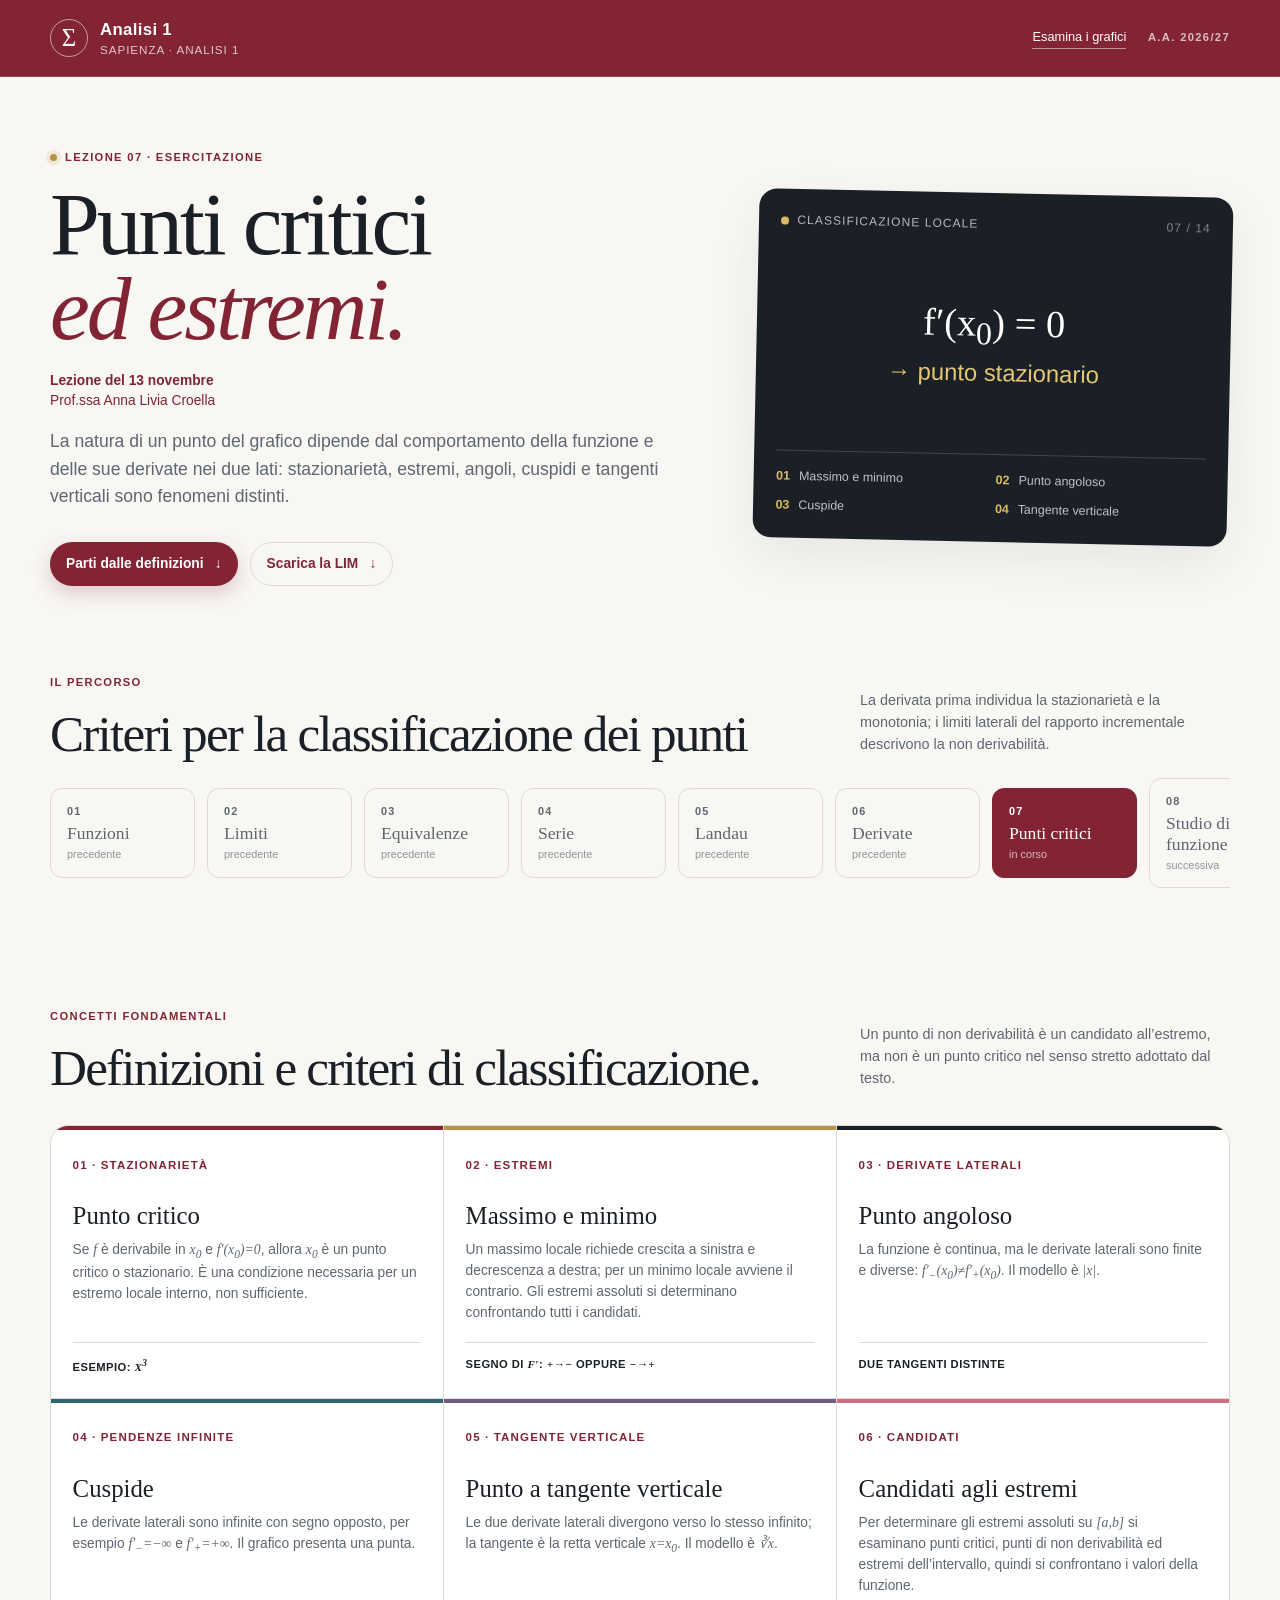
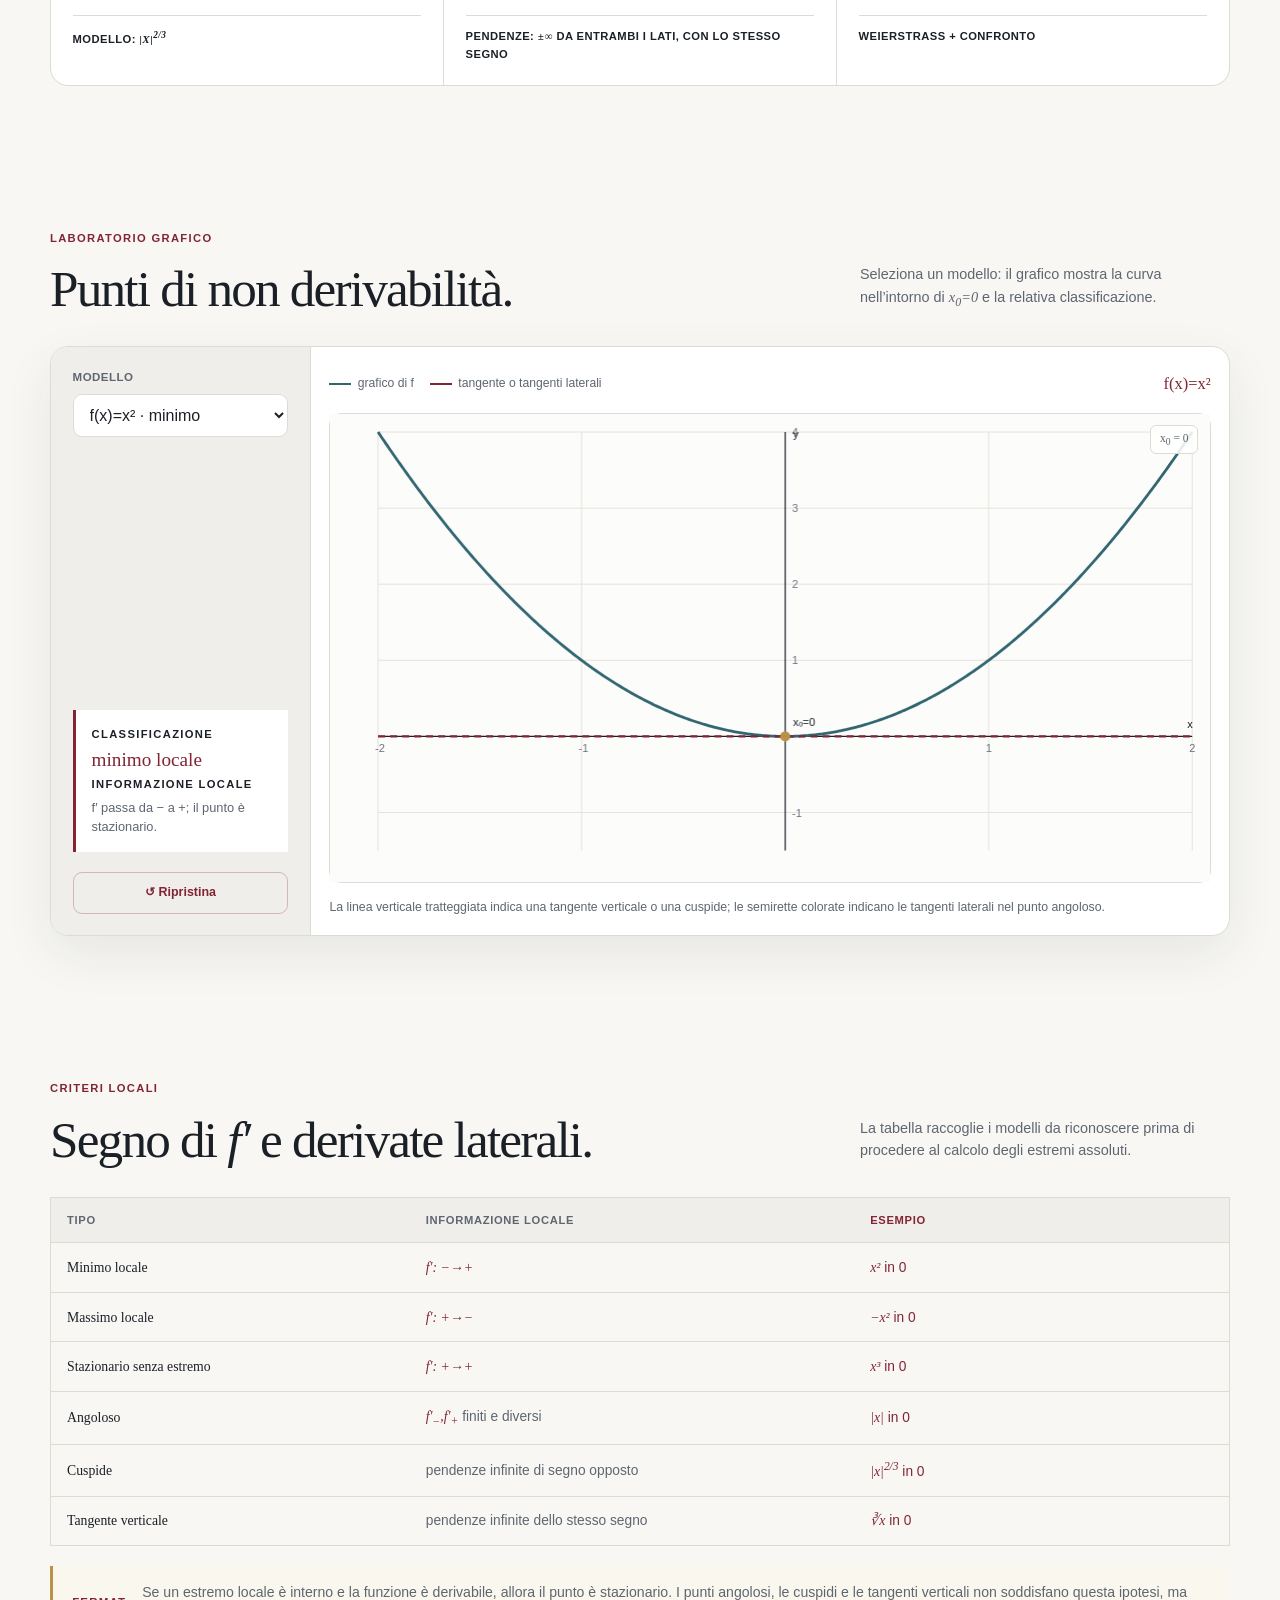
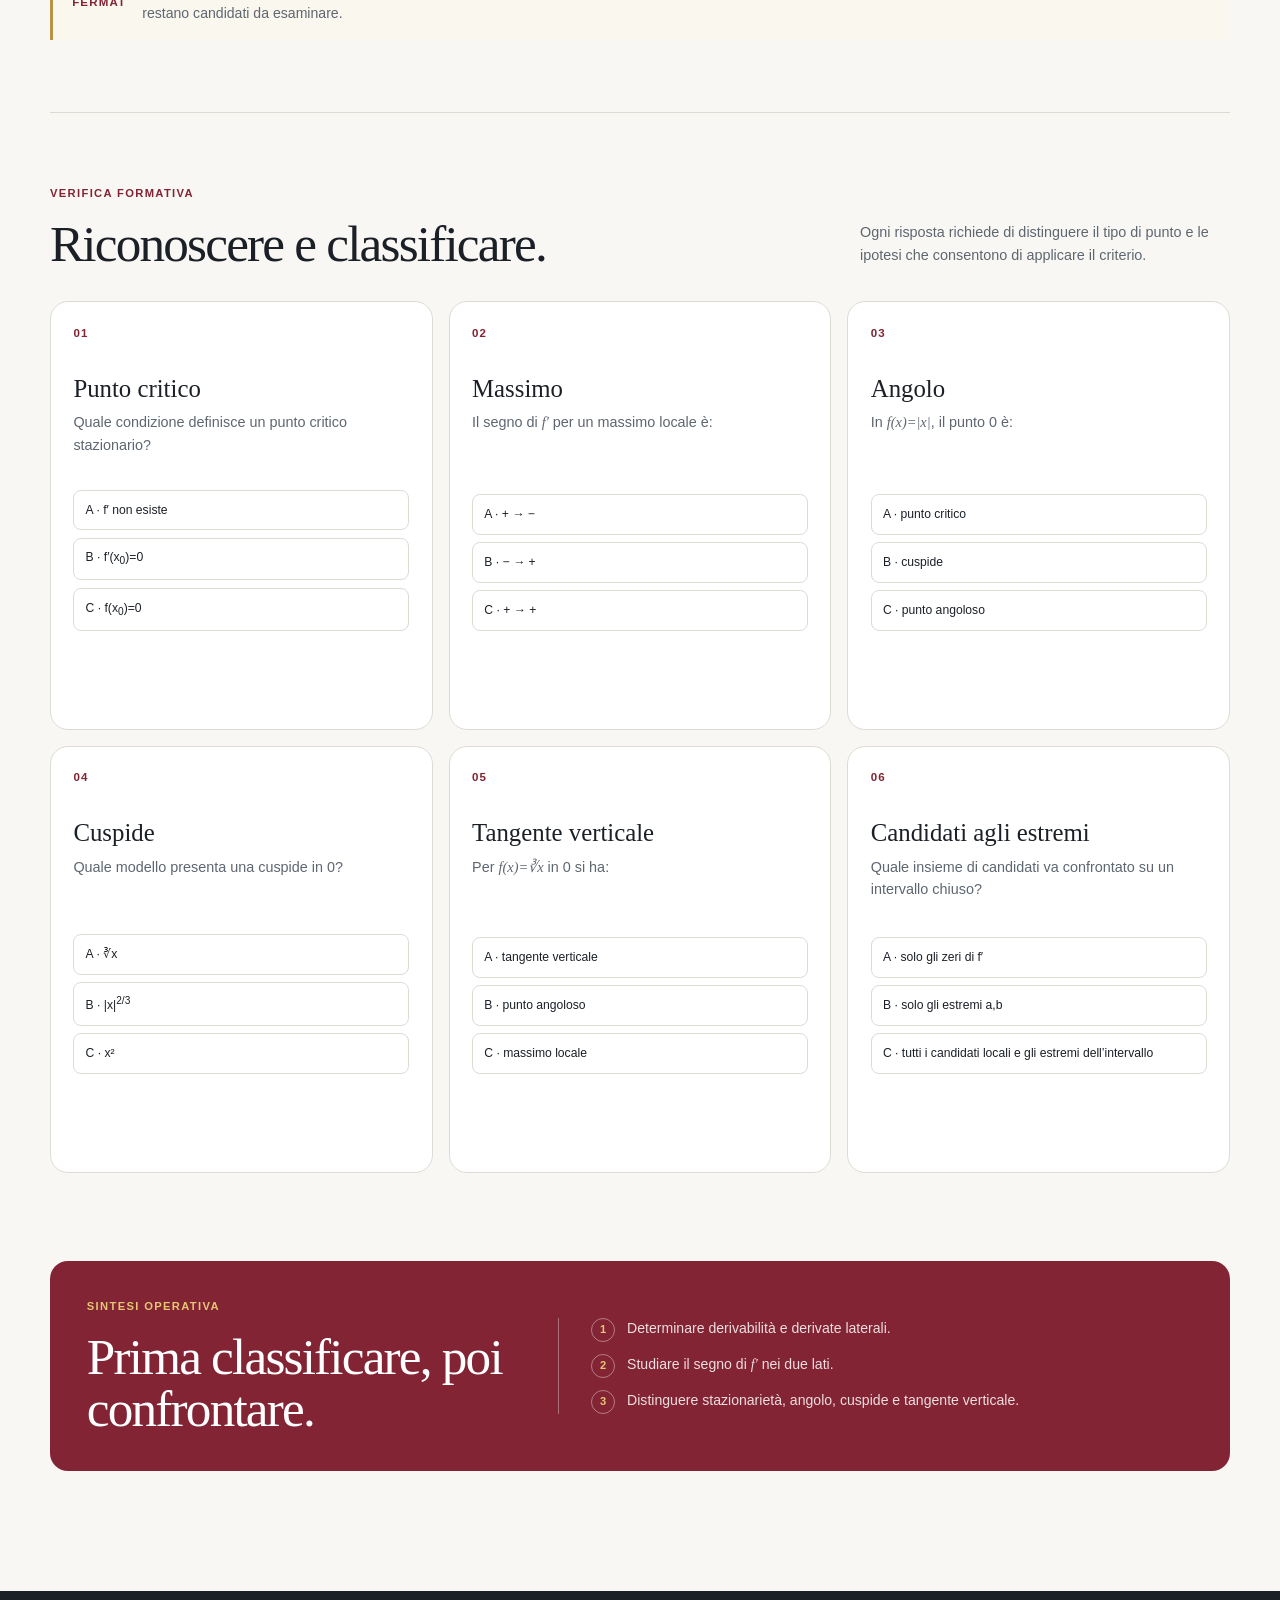
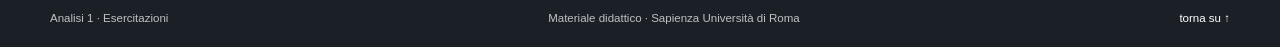
<file: lezione-07/index.html>
<!doctype html>
<html lang="it">
  <head>
    <meta charset="utf-8" />
    <meta name="viewport" content="width=device-width, initial-scale=1" />
    <meta name="description" content="Analisi 1 — Lezione 07: punti critici, estremi locali, punti angolosi, cuspidi e tangenti verticali." />
    <meta name="theme-color" content="#822433" />
    <title>Analisi 1 · Punti critici e non derivabilità</title>
    <link rel="stylesheet" href="../styles.css" />
    <link rel="stylesheet" href="styles.css" />
  </head>
  <body class="lesson-07-page">
    <a class="skip-link" href="#contenuto">Vai al contenuto</a>
    <header class="site-header">
      <div class="header-inner">
        <a class="brand" href="../" aria-label="Analisi 1, home del corso">
          <span class="brand-mark" aria-hidden="true">Σ</span>
          <span><strong>Analisi 1</strong><small>Sapienza · Analisi 1</small></span>
        </a>
        <div class="header-meta"><a class="book-link" href="#grafici">Esamina i grafici</a><span class="eyebrow">A.A. 2026/27</span></div>
      </div>
    </header>

    <main id="contenuto">
      <section class="hero section-shell" id="top">
        <div class="hero-copy">
          <p class="kicker"><span class="kicker-dot"></span> Lezione 07 · esercitazione</p>
          <h1>Punti critici<br /><em>ed estremi.</em></h1>
          <p class="lesson-meta"><strong>Lezione del 13 novembre</strong><br />Prof.ssa Anna Livia Croella</p>
          <p class="hero-lede">La natura di un punto del grafico dipende dal comportamento della funzione e delle sue derivate nei due lati: stazionarietà, estremi, angoli, cuspidi e tangenti verticali sono fenomeni distinti.</p>
          <div class="hero-actions">
            <a class="button button-primary" href="#concetti">Parti dalle definizioni <span aria-hidden="true">↓</span></a>
            <a class="button button-quiet" href="../lim/Lezione%207.pdf" download>Scarica la LIM <span aria-hidden="true">↓</span></a>
          </div>
        </div>
        <div class="hero-card" aria-label="Classificazione dei punti">
          <div class="hero-card-top"><span class="status-dot"></span><span>Classificazione locale</span><span class="hero-card-number">07 / 14</span></div>
          <div class="hero-equation point-equation" aria-hidden="true"><span>f′(x<sub>0</sub>) = 0</span><span class="equation-arrow">→ punto stazionario</span></div>
          <div class="topic-grid">
            <span><b>01</b> Massimo e minimo</span><span><b>02</b> Punto angoloso</span>
            <span><b>03</b> Cuspide</span><span><b>04</b> Tangente verticale</span>
          </div>
        </div>
      </section>

      <section class="lesson-map section-shell" aria-labelledby="percorso-title">
        <div class="section-heading compact-heading">
          <div><p class="kicker">Il percorso</p><h2 id="percorso-title">Criteri per la classificazione dei punti</h2></div>
          <p class="heading-note">La derivata prima individua la stazionarietà e la monotonia; i limiti laterali del rapporto incrementale descrivono la non derivabilità.</p>
        </div>
        <div class="lesson-rail" aria-label="Lezioni del corso">
          <a class="lesson-step" href="../"><span>01</span><strong>Funzioni</strong><small>precedente</small></a>
          <a class="lesson-step" href="../lezione-02/"><span>02</span><strong>Limiti</strong><small>precedente</small></a>
          <a class="lesson-step" href="../lezione-03/"><span>03</span><strong>Equivalenze</strong><small>precedente</small></a>
          <a class="lesson-step" href="../lezione-04/"><span>04</span><strong>Serie</strong><small>precedente</small></a>
          <a class="lesson-step" href="../lezione-05/"><span>05</span><strong>Landau</strong><small>precedente</small></a>
          <a class="lesson-step" href="../lezione-06/"><span>06</span><strong>Derivate</strong><small>precedente</small></a>
          <a class="lesson-step active" href="#concetti"><span>07</span><strong>Punti critici</strong><small>in corso</small></a>
          <a class="lesson-step" href="../lezione-08/"><span>08</span><strong>Studio di funzione</strong><small>successiva</small></a>
          <span class="lesson-more">… altre 6 lezioni</span>
        </div>
      </section>

      <section class="section-shell" id="concetti" aria-labelledby="concetti-title">
        <div class="section-heading">
          <div><p class="kicker">Concetti fondamentali</p><h2 id="concetti-title">Definizioni e criteri di classificazione.</h2></div>
          <p class="heading-note">Un punto di non derivabilità è un candidato all’estremo, ma non è un punto critico nel senso stretto adottato dal testo.</p>
        </div>
        <div class="concept-grid">
          <article class="concept-card accent-red"><span class="card-index">01 · STAZIONARIETÀ</span><h3>Punto critico</h3><p>Se <span class="math">f</span> è derivabile in <span class="math">x<sub>0</sub></span> e <span class="math">f′(x<sub>0</sub>)=0</span>, allora <span class="math">x<sub>0</sub></span> è un punto critico o stazionario. È una condizione necessaria per un estremo locale interno, non sufficiente.</p><div class="card-tag">esempio: <span class="math">x<sup>3</sup></span></div></article>
          <article class="concept-card accent-gold"><span class="card-index">02 · ESTREMI</span><h3>Massimo e minimo</h3><p>Un massimo locale richiede crescita a sinistra e decrescenza a destra; per un minimo locale avviene il contrario. Gli estremi assoluti si determinano confrontando tutti i candidati.</p><div class="card-tag">segno di <span class="math">f′</span>: <span class="math">+→−</span> oppure <span class="math">−→+</span></div></article>
          <article class="concept-card accent-ink"><span class="card-index">03 · DERIVATE LATERALI</span><h3>Punto angoloso</h3><p>La funzione è continua, ma le derivate laterali sono finite e diverse: <span class="math">f′<sub>−</sub>(x<sub>0</sub>)≠f′<sub>+</sub>(x<sub>0</sub>)</span>. Il modello è <span class="math">|x|</span>.</p><div class="card-tag">due tangenti distinte</div></article>
          <article class="concept-card accent-teal"><span class="card-index">04 · PENDENZE INFINITE</span><h3>Cuspide</h3><p>Le derivate laterali sono infinite con segno opposto, per esempio <span class="math">f′<sub>−</sub>=−∞</span> e <span class="math">f′<sub>+</sub>=+∞</span>. Il grafico presenta una punta.</p><div class="card-tag">modello: <span class="math">|x|<sup>2/3</sup></span></div></article>
          <article class="concept-card accent-violet"><span class="card-index">05 · TANGENTE VERTICALE</span><h3>Punto a tangente verticale</h3><p>Le due derivate laterali divergono verso lo stesso infinito; la tangente è la retta verticale <span class="math">x=x<sub>0</sub></span>. Il modello è <span class="math">∛x</span>.</p><div class="card-tag">pendenze: <span class="math">±∞</span> da entrambi i lati, con lo stesso segno</div></article>
          <article class="concept-card accent-red-soft"><span class="card-index">06 · CANDIDATI</span><h3>Candidati agli estremi</h3><p>Per determinare gli estremi assoluti su <span class="math">[a,b]</span> si esaminano punti critici, punti di non derivabilità ed estremi dell’intervallo, quindi si confrontano i valori della funzione.</p><div class="card-tag">Weierstrass + confronto</div></article>
        </div>
      </section>

      <section class="section-shell graph-section" id="grafici" aria-labelledby="grafici-title">
        <div class="section-heading">
          <div><p class="kicker">Laboratorio grafico</p><h2 id="grafici-title">Punti di non derivabilità.</h2></div>
          <p class="heading-note">Seleziona un modello: il grafico mostra la curva nell’intorno di <span class="math">x<sub>0</sub>=0</span> e la relativa classificazione.</p>
        </div>
        <div class="graph-lab point-graph-lab">
          <div class="lab-controls">
            <div class="control-block"><label for="shape-select">Modello</label><select id="shape-select"><option value="min">f(x)=x² · minimo</option><option value="max">f(x)=−x² · massimo</option><option value="stationary">f(x)=x³ · stazionario senza estremo</option><option value="corner">f(x)=|x| · punto angoloso</option><option value="cusp">f(x)=|x|²ᐟ³ · cuspide</option><option value="vertical">f(x)=∛x · tangente verticale</option></select></div>
            <div class="graph-readout" aria-live="polite"><span class="mini-label">Classificazione</span><strong id="shape-type">minimo locale</strong><span class="mini-label">Informazione locale</span><p id="shape-note">f′ cambia da − a +.</p></div>
            <button class="reset-button" id="reset-shape" type="button">↺ Ripristina</button>
          </div>
          <div class="graph-panel">
            <div class="graph-toolbar"><span class="legend-item"><i class="legend-line curve-line"></i> grafico di f</span><span class="legend-item"><i class="legend-line tangent-line"></i> tangente o tangenti laterali</span><span class="formula-display" id="shape-formula">f(x)=x²</span></div>
            <div class="canvas-wrap point-canvas-wrap"><canvas id="singularity-canvas" aria-label="Grafico interattivo dei punti critici e dei punti di non derivabilità"></canvas><div class="canvas-readout">x<sub>0</sub> = 0</div></div>
            <p class="interaction-note">La linea verticale tratteggiata indica una tangente verticale o una cuspide; le semirette colorate indicano le tangenti laterali nel punto angoloso.</p>
          </div>
        </div>
      </section>

      <section class="section-shell classification-section" id="classificazione" aria-labelledby="classificazione-title">
        <div class="section-heading">
          <div><p class="kicker">Criteri locali</p><h2 id="classificazione-title">Segno di <span class="math">f′</span> e derivate laterali.</h2></div>
          <p class="heading-note">La tabella raccoglie i modelli da riconoscere prima di procedere al calcolo degli estremi assoluti.</p>
        </div>
        <div class="classification-table" role="table" aria-label="Classificazione dei punti">
          <div class="classification-row table-head" role="row"><span>Tipo</span><span>Informazione locale</span><span>Esempio</span></div>
          <div class="classification-row" role="row"><strong>Minimo locale</strong><span><span class="math">f′: −→+</span></span><span><span class="math">x²</span> in 0</span></div>
          <div class="classification-row" role="row"><strong>Massimo locale</strong><span><span class="math">f′: +→−</span></span><span><span class="math">−x²</span> in 0</span></div>
          <div class="classification-row" role="row"><strong>Stazionario senza estremo</strong><span><span class="math">f′: +→+</span></span><span><span class="math">x³</span> in 0</span></div>
          <div class="classification-row" role="row"><strong>Angoloso</strong><span><span class="math">f′<sub>−</sub>,f′<sub>+</sub></span> finiti e diversi</span><span><span class="math">|x|</span> in 0</span></div>
          <div class="classification-row" role="row"><strong>Cuspide</strong><span>pendenze infinite di segno opposto</span><span><span class="math">|x|<sup>2/3</sup></span> in 0</span></div>
          <div class="classification-row" role="row"><strong>Tangente verticale</strong><span>pendenze infinite dello stesso segno</span><span><span class="math">∛x</span> in 0</span></div>
        </div>
        <div class="theorem-strip"><span class="card-index">FERMAT</span><p>Se un estremo locale è interno e la funzione è derivabile, allora il punto è stazionario. I punti angolosi, le cuspidi e le tangenti verticali non soddisfano questa ipotesi, ma restano candidati da esaminare.</p></div>
      </section>

      <section class="section-shell quiz-section" id="verifica" aria-labelledby="verifica-title">
        <div class="section-heading"><div><p class="kicker">Verifica formativa</p><h2 id="verifica-title">Riconoscere e classificare.</h2></div><p class="heading-note">Ogni risposta richiede di distinguere il tipo di punto e le ipotesi che consentono di applicare il criterio.</p></div>
        <div class="quiz-grid extremum-quiz-grid">
          <article class="quiz-card" data-answer="b" data-explanation="Un punto critico, nel senso del testo, è un punto interno di derivabilità con derivata nulla."><span class="quiz-number">01</span><h3>Punto critico</h3><p>Quale condizione definisce un punto critico stazionario?</p><div class="quiz-options"><button type="button" data-choice="a">A · f′ non esiste</button><button type="button" data-choice="b">B · f′(x<sub>0</sub>)=0</button><button type="button" data-choice="c">C · f(x<sub>0</sub>)=0</button></div><p class="quiz-feedback" aria-live="polite"></p></article>
          <article class="quiz-card" data-answer="a" data-explanation="Il passaggio +→− indica crescita a sinistra e decrescenza a destra."><span class="quiz-number">02</span><h3>Massimo</h3><p>Il segno di <span class="math">f′</span> per un massimo locale è:</p><div class="quiz-options"><button type="button" data-choice="a">A · + → −</button><button type="button" data-choice="b">B · − → +</button><button type="button" data-choice="c">C · + → +</button></div><p class="quiz-feedback" aria-live="polite"></p></article>
          <article class="quiz-card" data-answer="c" data-explanation="Per |x| le derivate laterali in 0 sono −1 e +1: il punto è angoloso e costituisce un minimo."><span class="quiz-number">03</span><h3>Angolo</h3><p>In <span class="math">f(x)=|x|</span>, il punto 0 è:</p><div class="quiz-options"><button type="button" data-choice="a">A · punto critico</button><button type="button" data-choice="b">B · cuspide</button><button type="button" data-choice="c">C · punto angoloso</button></div><p class="quiz-feedback" aria-live="polite"></p></article>
          <article class="quiz-card" data-answer="b" data-explanation="Per |x|^{2/3} le pendenze laterali divergono con segno opposto: −∞ a sinistra e +∞ a destra."><span class="quiz-number">04</span><h3>Cuspide</h3><p>Quale modello presenta una cuspide in 0?</p><div class="quiz-options"><button type="button" data-choice="a">A · ∛x</button><button type="button" data-choice="b">B · |x|<sup>2/3</sup></button><button type="button" data-choice="c">C · x²</button></div><p class="quiz-feedback" aria-live="polite"></p></article>
          <article class="quiz-card" data-answer="a" data-explanation="Per ∛x la derivata è positiva e tende a +∞ da entrambi i lati: la tangente è x=0."><span class="quiz-number">05</span><h3>Tangente verticale</h3><p>Per <span class="math">f(x)=∛x</span> in 0 si ha:</p><div class="quiz-options"><button type="button" data-choice="a">A · tangente verticale</button><button type="button" data-choice="b">B · punto angoloso</button><button type="button" data-choice="c">C · massimo locale</button></div><p class="quiz-feedback" aria-live="polite"></p></article>
          <article class="quiz-card" data-answer="c" data-explanation="Un estremo assoluto su [a,b] si determina confrontando punti critici, non derivabilità ed estremi dell’intervallo."><span class="quiz-number">06</span><h3>Candidati agli estremi</h3><p>Quale insieme di candidati va confrontato su un intervallo chiuso?</p><div class="quiz-options"><button type="button" data-choice="a">A · solo gli zeri di f′</button><button type="button" data-choice="b">B · solo gli estremi a,b</button><button type="button" data-choice="c">C · tutti i candidati locali e gli estremi dell’intervallo</button></div><p class="quiz-feedback" aria-live="polite"></p></article>
        </div>
      </section>

      <section class="section-shell closing-section"><div class="closing-card"><div><p class="kicker">Sintesi operativa</p><h2>Prima classificare, poi confrontare.</h2></div><div class="closing-list"><span><b>1</b> Determinare derivabilità e derivate laterali.</span><span><b>2</b> Studiare il segno di <span class="math">f′</span> nei due lati.</span><span><b>3</b> Distinguere stazionarietà, angolo, cuspide e tangente verticale.</span></div></div></section>
    </main>
    <footer class="site-footer"><div class="footer-inner"><span>Analisi 1 · Esercitazioni</span><span>Materiale didattico · Sapienza Università di Roma</span><a href="#top">torna su ↑</a></div></footer>
    <script src="app.js"></script>
  </body>
</html>
</file>
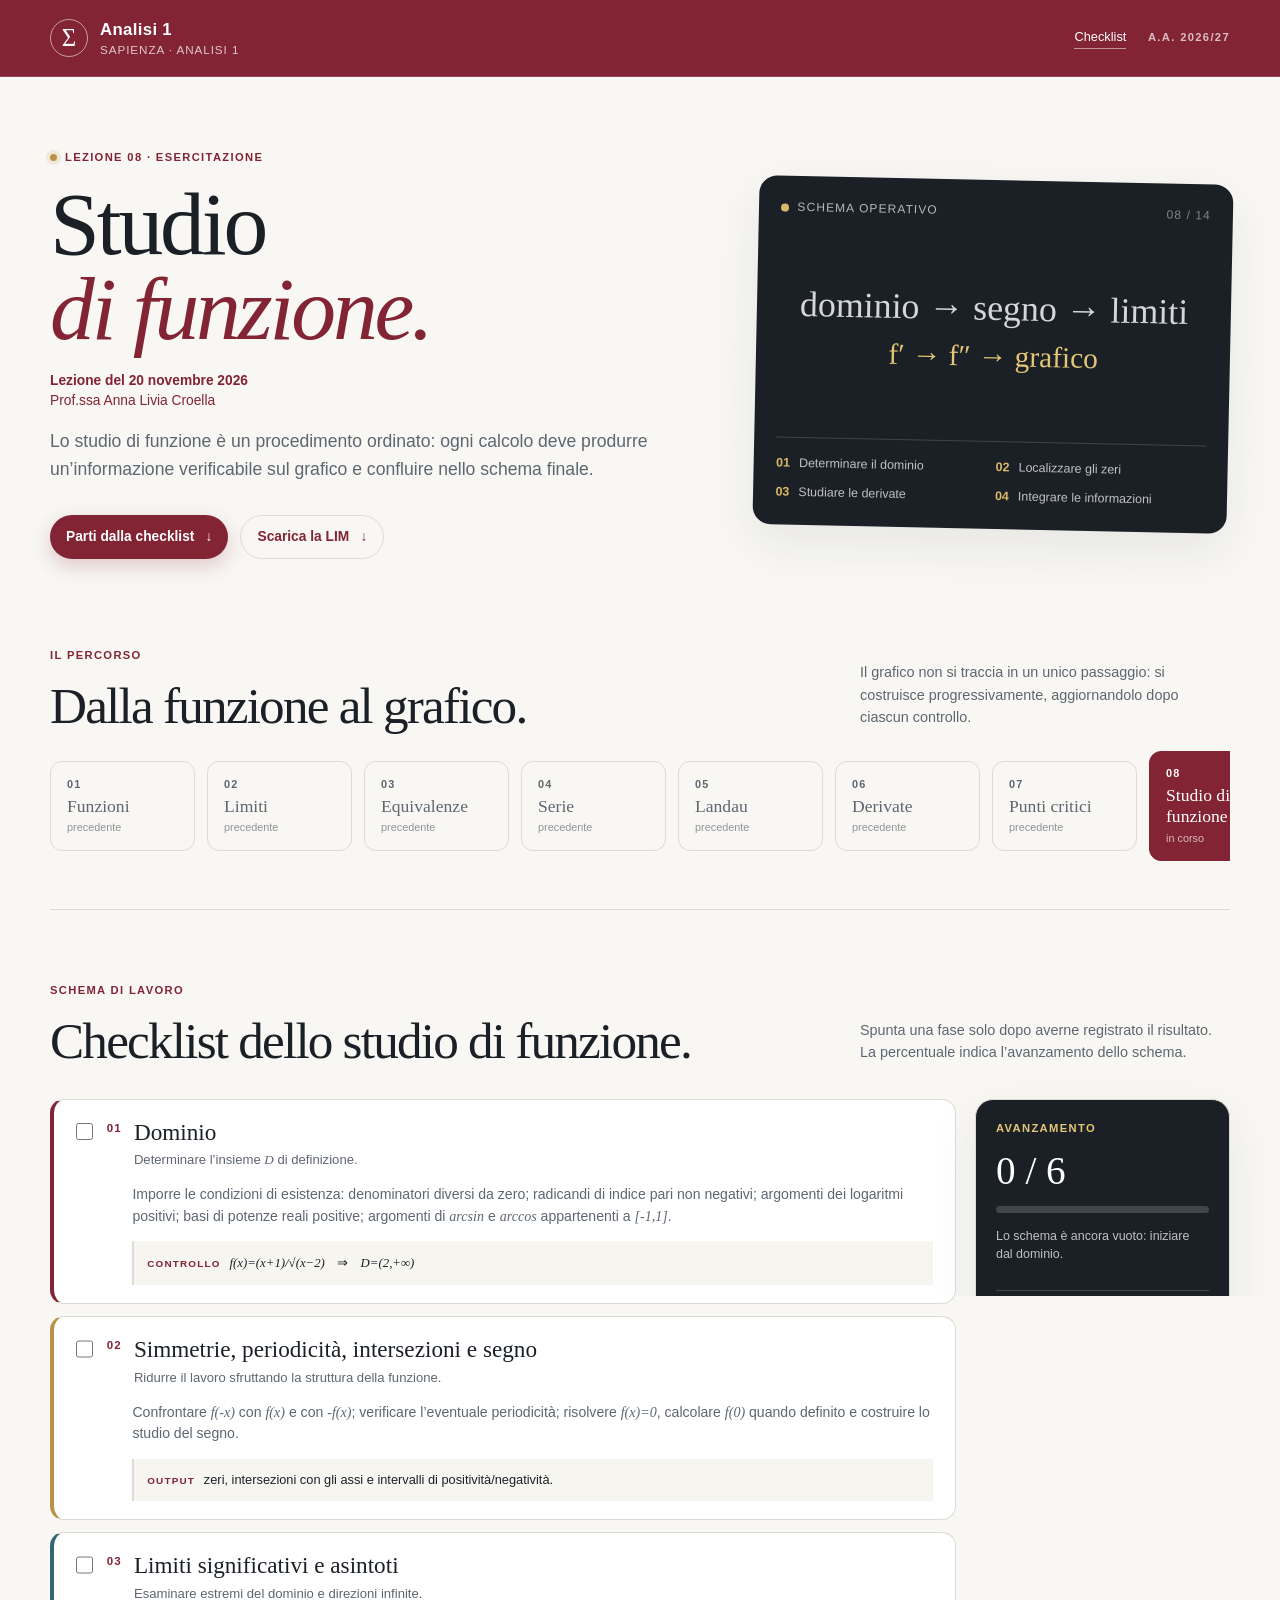
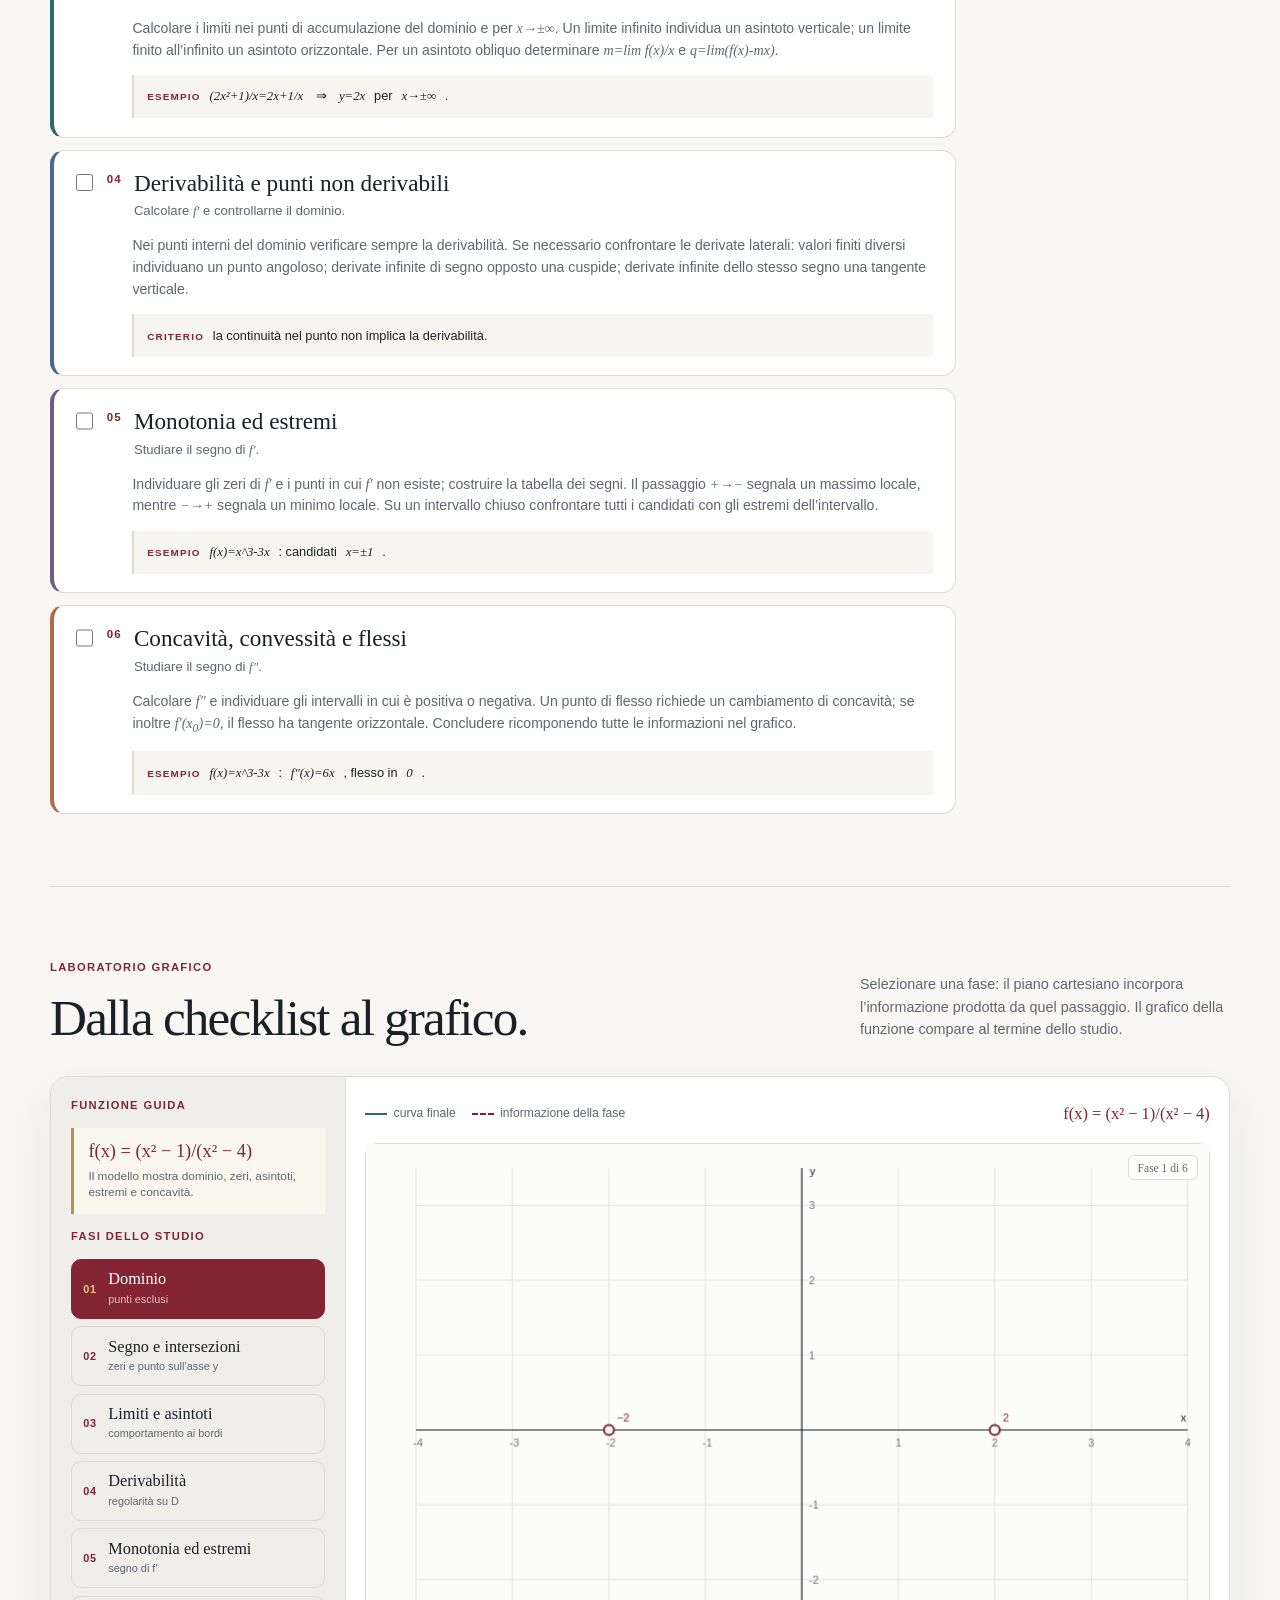
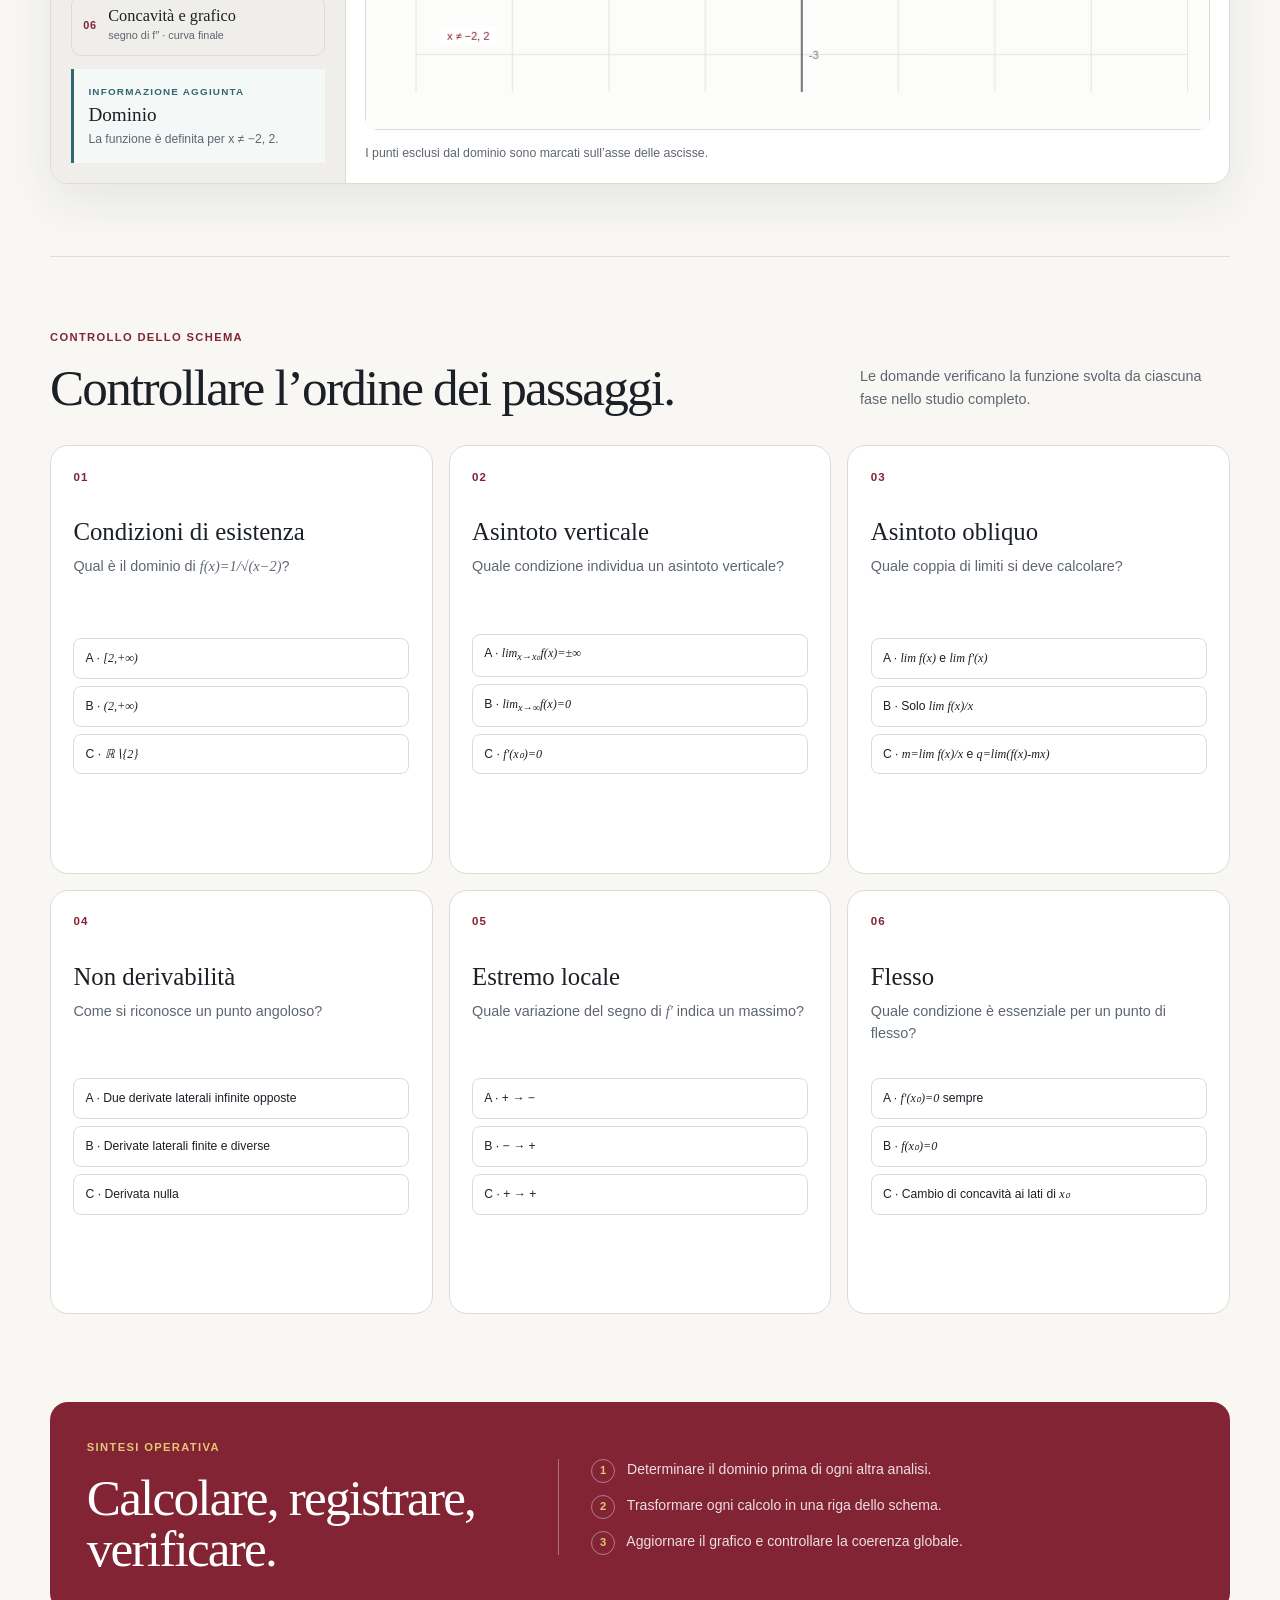
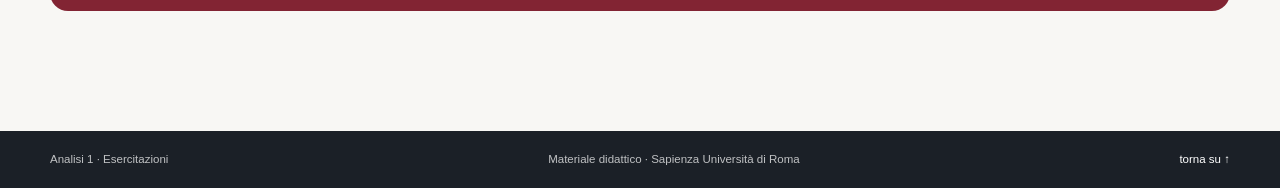
<file: lezione-08/index.html>
<!doctype html>
<html lang="it">
  <head>
    <meta charset="utf-8" />
    <meta name="viewport" content="width=device-width, initial-scale=1" />
    <meta name="description" content="Analisi 1 — Lezione 08: schema operativo e checklist per lo studio di funzione." />
    <meta name="theme-color" content="#822433" />
    <title>Analisi 1 · Studio di funzione</title>
    <link rel="stylesheet" href="../styles.css" />
    <link rel="stylesheet" href="styles.css" />
  </head>
  <body class="lesson-08-page">
    <a class="skip-link" href="#contenuto">Vai al contenuto</a>
    <header class="site-header">
      <div class="header-inner">
        <a class="brand" href="../" aria-label="Analisi 1, home del corso">
          <span class="brand-mark" aria-hidden="true">Σ</span>
          <span><strong>Analisi 1</strong><small>Sapienza · Analisi 1</small></span>
        </a>
        <div class="header-meta"><a class="book-link" href="#checklist">Checklist</a><span class="eyebrow">A.A. 2026/27</span></div>
      </div>
    </header>

    <main id="contenuto">
      <section class="hero section-shell" id="top">
        <div class="hero-copy">
          <p class="kicker"><span class="kicker-dot"></span> Lezione 08 · esercitazione</p>
          <h1>Studio<br /><em>di funzione.</em></h1>
          <p class="lesson-meta"><strong>Lezione del 20 novembre 2026</strong><br />Prof.ssa Anna Livia Croella</p>
          <p class="hero-lede">Lo studio di funzione è un procedimento ordinato: ogni calcolo deve produrre un’informazione verificabile sul grafico e confluire nello schema finale.</p>
          <div class="hero-actions">
            <a class="button button-primary" href="#checklist">Parti dalla checklist <span aria-hidden="true">↓</span></a>
            <a class="button button-quiet" href="../lim/Lezione%208.pdf" download>Scarica la LIM <span aria-hidden="true">↓</span></a>
          </div>
        </div>
        <div class="hero-card" aria-label="Schema sintetico dello studio di funzione">
          <div class="hero-card-top"><span class="status-dot"></span><span>Schema operativo</span><span class="hero-card-number">08 / 14</span></div>
          <div class="hero-equation study-equation" aria-hidden="true"><span>dominio → segno → limiti</span><span>f′ → f″ → grafico</span></div>
          <div class="topic-grid">
            <span><b>01</b> Determinare il dominio</span><span><b>02</b> Localizzare gli zeri</span>
            <span><b>03</b> Studiare le derivate</span><span><b>04</b> Integrare le informazioni</span>
          </div>
        </div>
      </section>

      <section class="lesson-map section-shell" aria-labelledby="percorso-title">
        <div class="section-heading compact-heading">
          <div><p class="kicker">Il percorso</p><h2 id="percorso-title">Dalla funzione al grafico.</h2></div>
          <p class="heading-note">Il grafico non si traccia in un unico passaggio: si costruisce progressivamente, aggiornandolo dopo ciascun controllo.</p>
        </div>
        <div class="lesson-rail" aria-label="Lezioni del corso">
          <a class="lesson-step" href="../"><span>01</span><strong>Funzioni</strong><small>precedente</small></a>
          <a class="lesson-step" href="../lezione-02/"><span>02</span><strong>Limiti</strong><small>precedente</small></a>
          <a class="lesson-step" href="../lezione-03/"><span>03</span><strong>Equivalenze</strong><small>precedente</small></a>
          <a class="lesson-step" href="../lezione-04/"><span>04</span><strong>Serie</strong><small>precedente</small></a>
          <a class="lesson-step" href="../lezione-05/"><span>05</span><strong>Landau</strong><small>precedente</small></a>
          <a class="lesson-step" href="../lezione-06/"><span>06</span><strong>Derivate</strong><small>precedente</small></a>
          <a class="lesson-step" href="../lezione-07/"><span>07</span><strong>Punti critici</strong><small>precedente</small></a>
          <a class="lesson-step active" href="#checklist"><span>08</span><strong>Studio di funzione</strong><small>in corso</small></a>
        </div>
      </section>

      <section class="section-shell checklist-section" id="checklist" aria-labelledby="checklist-title">
        <div class="section-heading">
          <div><p class="kicker">Schema di lavoro</p><h2 id="checklist-title">Checklist dello studio di funzione.</h2></div>
          <p class="heading-note">Spunta una fase solo dopo averne registrato il risultato. La percentuale indica l’avanzamento dello schema.</p>
        </div>
        <div class="checklist-layout">
          <ol class="study-checklist" aria-label="Checklist interattiva dello studio di funzione">
            <li class="check-item" data-step="1">
              <label class="check-label"><input type="checkbox" /><span class="check-number">01</span><span><strong>Dominio</strong><small>Determinare l’insieme <span class="math">D</span> di definizione.</small></span></label>
              <p>Imporre le condizioni di esistenza: denominatori diversi da zero; radicandi di indice pari non negativi; argomenti dei logaritmi positivi; basi di potenze reali positive; argomenti di <span class="math">arcsin</span> e <span class="math">arccos</span> appartenenti a <span class="math">[-1,1]</span>.</p>
              <div class="check-example"><span class="mini-label">Controllo</span><span class="math">f(x)=(x+1)/√(x−2)</span> &nbsp;⇒&nbsp; <span class="math">D=(2,+∞)</span></div>
            </li>
            <li class="check-item" data-step="2">
              <label class="check-label"><input type="checkbox" /><span class="check-number">02</span><span><strong>Simmetrie, periodicità, intersezioni e segno</strong><small>Ridurre il lavoro sfruttando la struttura della funzione.</small></span></label>
              <p>Confrontare <span class="math">f(-x)</span> con <span class="math">f(x)</span> e con <span class="math">-f(x)</span>; verificare l’eventuale periodicità; risolvere <span class="math">f(x)=0</span>, calcolare <span class="math">f(0)</span> quando definito e costruire lo studio del segno.</p>
              <div class="check-example"><span class="mini-label">Output</span> zeri, intersezioni con gli assi e intervalli di positività/negatività.</div>
            </li>
            <li class="check-item" data-step="3">
              <label class="check-label"><input type="checkbox" /><span class="check-number">03</span><span><strong>Limiti significativi e asintoti</strong><small>Esaminare estremi del dominio e direzioni infinite.</small></span></label>
              <p>Calcolare i limiti nei punti di accumulazione del dominio e per <span class="math">x→±∞</span>. Un limite infinito individua un asintoto verticale; un limite finito all’infinito un asintoto orizzontale. Per un asintoto obliquo determinare <span class="math">m=lim f(x)/x</span> e <span class="math">q=lim(f(x)-mx)</span>.</p>
              <div class="check-example"><span class="mini-label">Esempio</span><span class="math">(2x²+1)/x=2x+1/x</span> &nbsp;⇒&nbsp; <span class="math">y=2x</span> per <span class="math">x→±∞</span>.</div>
            </li>
            <li class="check-item" data-step="4">
              <label class="check-label"><input type="checkbox" /><span class="check-number">04</span><span><strong>Derivabilità e punti non derivabili</strong><small>Calcolare <span class="math">f′</span> e controllarne il dominio.</small></span></label>
              <p>Nei punti interni del dominio verificare sempre la derivabilità. Se necessario confrontare le derivate laterali: valori finiti diversi individuano un punto angoloso; derivate infinite di segno opposto una cuspide; derivate infinite dello stesso segno una tangente verticale.</p>
              <div class="check-example"><span class="mini-label">Criterio</span> la continuità nel punto non implica la derivabilità.</div>
            </li>
            <li class="check-item" data-step="5">
              <label class="check-label"><input type="checkbox" /><span class="check-number">05</span><span><strong>Monotonia ed estremi</strong><small>Studiare il segno di <span class="math">f′</span>.</small></span></label>
              <p>Individuare gli zeri di <span class="math">f′</span> e i punti in cui <span class="math">f′</span> non esiste; costruire la tabella dei segni. Il passaggio <span class="math">+→−</span> segnala un massimo locale, mentre <span class="math">−→+</span> segnala un minimo locale. Su un intervallo chiuso confrontare tutti i candidati con gli estremi dell’intervallo.</p>
              <div class="check-example"><span class="mini-label">Esempio</span><span class="math">f(x)=x^3-3x</span>: candidati <span class="math">x=±1</span>.</div>
            </li>
            <li class="check-item" data-step="6">
              <label class="check-label"><input type="checkbox" /><span class="check-number">06</span><span><strong>Concavità, convessità e flessi</strong><small>Studiare il segno di <span class="math">f″</span>.</small></span></label>
              <p>Calcolare <span class="math">f″</span> e individuare gli intervalli in cui è positiva o negativa. Un punto di flesso richiede un cambiamento di concavità; se inoltre <span class="math">f′(x<sub>0</sub>)=0</span>, il flesso ha tangente orizzontale. Concludere ricomponendo tutte le informazioni nel grafico.</p>
              <div class="check-example"><span class="mini-label">Esempio</span><span class="math">f(x)=x^3-3x</span>: <span class="math">f″(x)=6x</span>, flesso in <span class="math">0</span>.</div>
            </li>
          </ol>
          <aside class="progress-panel" aria-live="polite">
            <p class="mini-label">Avanzamento</p>
            <strong id="progress-value">0 / 6</strong>
            <div class="progress-track" aria-hidden="true"><span id="progress-bar"></span></div>
            <p id="progress-note">Lo schema è ancora vuoto: iniziare dal dominio.</p>
            <div class="progress-rule"><span>Regola operativa</span><p>Ogni fase deve lasciare una traccia: un insieme, una tabella, un limite, una derivata o un elemento del grafico.</p></div>
            <button class="reset-button" id="reset-checklist" type="button">↺ Azzera checklist</button>
          </aside>
        </div>
      </section>

      <section class="section-shell graph-walkthrough-section" id="grafico-processo" aria-labelledby="grafico-processo-title">
        <div class="section-heading">
          <div><p class="kicker">Laboratorio grafico</p><h2 id="grafico-processo-title">Dalla checklist al grafico.</h2></div>
          <p class="heading-note">Selezionare una fase: il piano cartesiano incorpora l’informazione prodotta da quel passaggio. Il grafico della funzione compare al termine dello studio.</p>
        </div>
        <div class="graph-walkthrough">
          <div class="walkthrough-controls">
            <p class="mini-label">Funzione guida</p>
            <div class="walk-function"><strong>f(x) = (x² − 1)/(x² − 4)</strong><span>Il modello mostra dominio, zeri, asintoti, estremi e concavità.</span></div>
            <p class="mini-label">Fasi dello studio</p>
            <div class="walk-steps" role="list" aria-label="Fasi progressive dello studio di funzione">
              <button class="walk-step is-active" type="button" data-stage="1" aria-pressed="true"><span>01</span><strong>Dominio</strong><small>punti esclusi</small></button>
              <button class="walk-step" type="button" data-stage="2" aria-pressed="false"><span>02</span><strong>Segno e intersezioni</strong><small>zeri e punto sull’asse y</small></button>
              <button class="walk-step" type="button" data-stage="3" aria-pressed="false"><span>03</span><strong>Limiti e asintoti</strong><small>comportamento ai bordi</small></button>
              <button class="walk-step" type="button" data-stage="4" aria-pressed="false"><span>04</span><strong>Derivabilità</strong><small>regolarità su D</small></button>
              <button class="walk-step" type="button" data-stage="5" aria-pressed="false"><span>05</span><strong>Monotonia ed estremi</strong><small>segno di f′</small></button>
              <button class="walk-step" type="button" data-stage="6" aria-pressed="false"><span>06</span><strong>Concavità e grafico</strong><small>segno di f″ · curva finale</small></button>
            </div>
            <div class="walk-status" aria-live="polite"><span class="mini-label">Informazione aggiunta</span><strong id="walk-stage-title">Dominio</strong><p id="walk-stage-note">La funzione è definita per x ≠ −2, 2.</p></div>
          </div>
          <div class="graph-panel walkthrough-panel">
            <div class="graph-toolbar"><span class="legend-item"><i class="legend-line curve-line"></i> curva finale</span><span class="legend-item"><i class="legend-line guide-line"></i> informazione della fase</span><span class="formula-display" id="walk-formula">f(x) = (x² − 1)/(x² − 4)</span></div>
            <div class="canvas-wrap study-canvas-wrap"><canvas id="study-canvas" role="img" aria-label="Piano cartesiano progressivo per lo studio della funzione f di x uguale x quadrato meno uno diviso x quadrato meno quattro"></canvas><div class="canvas-readout" id="walk-readout">Fase 1 di 6</div></div>
            <p class="interaction-note" id="walk-caption">I punti esclusi dal dominio sono marcati sull’asse delle ascisse.</p>
          </div>
        </div>
      </section>

      <section class="section-shell quiz-section" id="verifica" aria-labelledby="verifica-title">
        <div class="section-heading"><div><p class="kicker">Controllo dello schema</p><h2 id="verifica-title">Controllare l’ordine dei passaggi.</h2></div><p class="heading-note">Le domande verificano la funzione svolta da ciascuna fase nello studio completo.</p></div>
        <div class="quiz-grid study-quiz-grid">
          <article class="quiz-card" data-answer="b" data-explanation="La radice è al denominatore: occorre x−2&gt;0, non soltanto x−2≥0."><span class="quiz-number">01</span><h3>Condizioni di esistenza</h3><p>Qual è il dominio di <span class="math">f(x)=1/√(x−2)</span>?</p><div class="quiz-options"><button type="button" data-choice="a">A · <span class="math">[2,+∞)</span></button><button type="button" data-choice="b">B · <span class="math">(2,+∞)</span></button><button type="button" data-choice="c">C · <span class="math">ℝ∖{2}</span></button></div><p class="quiz-feedback" aria-live="polite"></p></article>
          <article class="quiz-card" data-answer="a" data-explanation="Un limite infinito in un punto di accumulazione del dominio produce un asintoto verticale x=x₀."><span class="quiz-number">02</span><h3>Asintoto verticale</h3><p>Quale condizione individua un asintoto verticale?</p><div class="quiz-options"><button type="button" data-choice="a">A · <span class="math">lim<sub>x→x₀</sub>f(x)=±∞</span></button><button type="button" data-choice="b">B · <span class="math">lim<sub>x→∞</sub>f(x)=0</span></button><button type="button" data-choice="c">C · <span class="math">f′(x₀)=0</span></button></div><p class="quiz-feedback" aria-live="polite"></p></article>
          <article class="quiz-card" data-answer="c" data-explanation="Per un asintoto obliquo si determinano prima m=lim f(x)/x e poi q=lim(f(x)-mx)."><span class="quiz-number">03</span><h3>Asintoto obliquo</h3><p>Quale coppia di limiti si deve calcolare?</p><div class="quiz-options"><button type="button" data-choice="a">A · <span class="math">lim f(x)</span> e <span class="math">lim f′(x)</span></button><button type="button" data-choice="b">B · Solo <span class="math">lim f(x)/x</span></button><button type="button" data-choice="c">C · <span class="math">m=lim f(x)/x</span> e <span class="math">q=lim(f(x)-mx)</span></button></div><p class="quiz-feedback" aria-live="polite"></p></article>
          <article class="quiz-card" data-answer="b" data-explanation="Derivate laterali finite e diverse descrivono un punto angoloso; la continuità può comunque sussistere."><span class="quiz-number">04</span><h3>Non derivabilità</h3><p>Come si riconosce un punto angoloso?</p><div class="quiz-options"><button type="button" data-choice="a">A · Due derivate laterali infinite opposte</button><button type="button" data-choice="b">B · Derivate laterali finite e diverse</button><button type="button" data-choice="c">C · Derivata nulla</button></div><p class="quiz-feedback" aria-live="polite"></p></article>
          <article class="quiz-card" data-answer="a" data-explanation="Il passaggio +→− di f′ significa crescita a sinistra e decrescenza a destra: massimo locale."><span class="quiz-number">05</span><h3>Estremo locale</h3><p>Quale variazione del segno di <span class="math">f′</span> indica un massimo?</p><div class="quiz-options"><button type="button" data-choice="a">A · + → −</button><button type="button" data-choice="b">B · − → +</button><button type="button" data-choice="c">C · + → +</button></div><p class="quiz-feedback" aria-live="polite"></p></article>
          <article class="quiz-card" data-answer="c" data-explanation="Un flesso richiede un cambio di concavità, cioè un cambio di segno di f″, non soltanto l’annullamento di f″."><span class="quiz-number">06</span><h3>Flesso</h3><p>Quale condizione è essenziale per un punto di flesso?</p><div class="quiz-options"><button type="button" data-choice="a">A · <span class="math">f′(x₀)=0</span> sempre</button><button type="button" data-choice="b">B · <span class="math">f(x₀)=0</span></button><button type="button" data-choice="c">C · Cambio di concavità ai lati di <span class="math">x₀</span></button></div><p class="quiz-feedback" aria-live="polite"></p></article>
        </div>
      </section>

      <section class="section-shell closing-section"><div class="closing-card"><div><p class="kicker">Sintesi operativa</p><h2>Calcolare, registrare, verificare.</h2></div><div class="closing-list"><span><b>1</b> Determinare il dominio prima di ogni altra analisi.</span><span><b>2</b> Trasformare ogni calcolo in una riga dello schema.</span><span><b>3</b> Aggiornare il grafico e controllare la coerenza globale.</span></div></div></section>
    </main>
    <footer class="site-footer"><div class="footer-inner"><span>Analisi 1 · Esercitazioni</span><span>Materiale didattico · Sapienza Università di Roma</span><a href="#top">torna su ↑</a></div></footer>
    <script src="app.js"></script>
  </body>
</html>
</file>
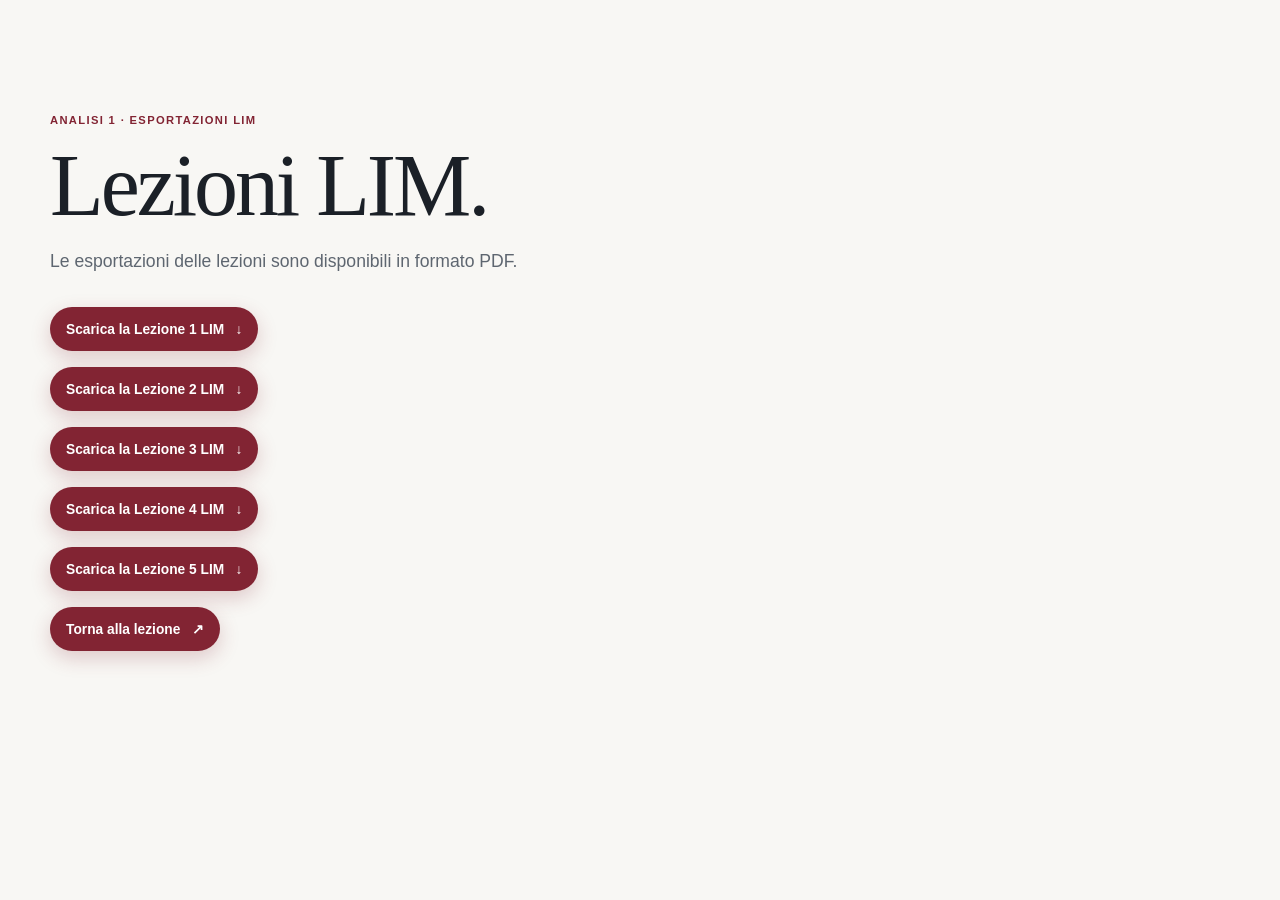
<file: lim/index.html>
<!doctype html>
<html lang="it">
  <head>
    <meta charset="utf-8" />
    <meta name="viewport" content="width=device-width, initial-scale=1" />
    <title>Esportazioni LIM · Analisi 1</title>
    <link rel="stylesheet" href="../styles.css" />
  </head>
  <body>
    <main class="section-shell" style="padding-top: 7rem;">
      <p class="kicker">Analisi 1 · esportazioni LIM</p>
      <h1 style="font-size: clamp(2.8rem, 7vw, 5.5rem);">Lezioni LIM.</h1>
      <p class="hero-lede">Le esportazioni delle lezioni sono disponibili in formato PDF.</p>
      <p><a class="button button-primary" href="Lezione%201.pdf" download>Scarica la Lezione 1 LIM <span aria-hidden="true">↓</span></a></p>
      <p><a class="button button-primary" href="Lezione%202.pdf" download>Scarica la Lezione 2 LIM <span aria-hidden="true">↓</span></a></p>
      <p><a class="button button-primary" href="Lezione%203.pdf" download>Scarica la Lezione 3 LIM <span aria-hidden="true">↓</span></a></p>
      <p><a class="button button-primary" href="Lezione%204.pdf" download>Scarica la Lezione 4 LIM <span aria-hidden="true">↓</span></a></p>
      <p><a class="button button-primary" href="Lezione%205.pdf" download>Scarica la Lezione 5 LIM <span aria-hidden="true">↓</span></a></p>
      <a class="button button-primary" href="../">Torna alla lezione <span aria-hidden="true">↗</span></a>
    </main>
  </body>
</html>
</file>
<file: styles.css>
:root {
  --sapienza-red: #822433;
  --sapienza-red-dark: #5f1825;
  --sapienza-red-pale: #f8ecee;
  --sapienza-gold: #b99345;
  --ink: #1b2027;
  --ink-soft: #5e6670;
  --paper: #f8f7f4;
  --card: #ffffff;
  --line: #dedbd5;
  --shadow: 0 18px 50px rgba(27, 32, 39, 0.08);
  --radius: 18px;
  --serif: Georgia, 'Times New Roman', serif;
  --sans: Inter, ui-sans-serif, -apple-system, BlinkMacSystemFont, 'Segoe UI', sans-serif;
}

* { box-sizing: border-box; }
html { scroll-behavior: smooth; }
body {
  margin: 0;
  color: var(--ink);
  background: var(--paper);
  font-family: var(--sans);
  line-height: 1.55;
}
button, input, select { font: inherit; }
button, a { -webkit-tap-highlight-color: transparent; }
a { color: inherit; }
.skip-link {
  position: fixed; left: 1rem; top: -3rem; z-index: 20;
  padding: .6rem .9rem; color: white; background: var(--sapienza-red);
  border-radius: 0 0 8px 8px; transition: top .2s;
}
.skip-link:focus { top: 0; }

.site-header {
  border-bottom: 1px solid rgba(255,255,255,.17);
  color: white; background: var(--sapienza-red);
}
.header-inner, .section-shell, .footer-inner {
  width: min(1180px, calc(100% - 48px));
  margin: 0 auto;
}
.header-inner { min-height: 76px; display: flex; align-items: center; justify-content: space-between; gap: 1rem; }
.brand { display: inline-flex; align-items: center; gap: .75rem; color: white; text-decoration: none; }
.brand-mark { display: grid; place-items: center; width: 38px; height: 38px; border: 1px solid rgba(255,255,255,.55); border-radius: 50%; font: 1.55rem var(--serif); }
.brand strong, .brand small { display: block; line-height: 1.15; }
.brand strong { font-size: 1.05rem; letter-spacing: .02em; }
.brand small { margin-top: .25rem; color: rgba(255,255,255,.75); font-size: .73rem; letter-spacing: .08em; text-transform: uppercase; }
.header-meta { display: flex; align-items: center; gap: 1.35rem; font-size: .8rem; }
.eyebrow, .kicker, .mini-label { letter-spacing: .12em; text-transform: uppercase; font-size: .7rem; font-weight: 800; }
.eyebrow { color: rgba(255,255,255,.7); }
.book-link { color: white; text-decoration: none; border-bottom: 1px solid rgba(255,255,255,.5); padding-bottom: 2px; }

.hero { display: grid; grid-template-columns: minmax(0, 1.14fr) minmax(320px, .86fr); align-items: center; gap: clamp(2rem, 6vw, 7rem); padding-top: clamp(4.5rem, 9vw, 8.5rem); padding-bottom: clamp(4rem, 8vw, 7.5rem); }
.kicker { display: flex; align-items: center; gap: .5rem; color: var(--sapienza-red); margin: 0 0 1rem; }
.kicker-dot { width: 7px; height: 7px; border-radius: 50%; background: var(--sapienza-gold); box-shadow: 0 0 0 4px rgba(185,147,69,.14); }
h1, h2, h3, p { margin-top: 0; }
h1, h2 { font-family: var(--serif); font-weight: 400; letter-spacing: -.035em; }
h1 { max-width: 700px; margin-bottom: 1.25rem; font-size: clamp(3.2rem, 7vw, 6.8rem); line-height: .94; }
h1 em { color: var(--sapienza-red); font-style: italic; }
.hero-lede { max-width: 620px; margin-bottom: 2rem; color: var(--ink-soft); font-size: 1.1rem; }
.lesson-meta { margin: 0 0 1.1rem; color: var(--sapienza-red); font-size: .86rem; line-height: 1.45; }
.lesson-meta strong { font-weight: 800; }
.hero-actions { display: flex; flex-wrap: wrap; gap: .75rem; }
.button { display: inline-flex; align-items: center; gap: .7rem; min-height: 44px; padding: .65rem 1rem; border-radius: 999px; text-decoration: none; font-size: .86rem; font-weight: 800; }
.button-primary { color: white; background: var(--sapienza-red); box-shadow: 0 7px 20px rgba(130,36,51,.22); }
.button-quiet { color: var(--sapienza-red); border: 1px solid var(--line); background: transparent; }
.button:hover, .button:focus-visible { transform: translateY(-1px); }
.hero-card { padding: 1.4rem; color: white; border-radius: var(--radius); background: var(--ink); box-shadow: var(--shadow); transform: rotate(1.2deg); }
.hero-card-top { display: flex; align-items: center; gap: .5rem; color: rgba(255,255,255,.68); font-size: .75rem; letter-spacing: .09em; text-transform: uppercase; }
.status-dot { width: 8px; height: 8px; border-radius: 50%; background: #d9b966; }
.hero-card-number { margin-left: auto; color: rgba(255,255,255,.45); }
.hero-equation { min-height: 220px; display: flex; align-items: center; justify-content: center; gap: .8rem; padding: 2rem 1rem; font: clamp(1.8rem, 4vw, 3.8rem) var(--serif); }
.hero-equation span:last-child { color: #e4c674; }
.equation-arrow { color: rgba(255,255,255,.3); font-family: var(--sans); }
.topic-grid { display: grid; grid-template-columns: 1fr 1fr; gap: .6rem; padding-top: 1rem; border-top: 1px solid rgba(255,255,255,.16); color: rgba(255,255,255,.72); font-size: .78rem; }
.topic-grid b { margin-right: .35rem; color: #d9b966; font-weight: 600; }

.section-shell { padding-top: 4.5rem; padding-bottom: 4.5rem; }
.lesson-map { padding-top: 1rem; padding-bottom: 2.5rem; }
.section-heading { display: flex; align-items: end; justify-content: space-between; gap: 2rem; margin-bottom: 2rem; }
.compact-heading { margin-bottom: 1.2rem; }
h2 { margin-bottom: 0; font-size: clamp(2.2rem, 4vw, 4rem); line-height: 1; }
.heading-note { max-width: 370px; margin-bottom: .2rem; color: var(--ink-soft); font-size: .9rem; }
.math { font-family: var(--serif); font-style: italic; }
.lesson-rail { display: flex; align-items: center; gap: .75rem; overflow-x: auto; padding-bottom: .5rem; }
.lesson-step { min-width: 145px; padding: .85rem 1rem; text-align: left; border: 1px solid var(--line); border-radius: 12px; color: var(--ink-soft); background: transparent; cursor: pointer; text-decoration: none; }
.lesson-step:not(:disabled):hover { border-color: var(--sapienza-red); }
.lesson-step.active { color: white; border-color: var(--sapienza-red); background: var(--sapienza-red); }
.lesson-step:disabled { cursor: not-allowed; opacity: .5; }
.lesson-step span, .lesson-step strong, .lesson-step small { display: block; }
.lesson-step span { margin-bottom: .2rem; font-size: .68rem; font-weight: 800; letter-spacing: .1em; }
.lesson-step strong { font: 1.1rem var(--serif); }
.lesson-step small { margin-top: .15rem; font-size: .68rem; opacity: .68; }
.lesson-more { padding-left: .5rem; color: var(--ink-soft); white-space: nowrap; font-size: .82rem; }
.lesson-download { margin: 1rem 0 0; }

.theory-grid { border-top: 1px solid var(--line); }
.theory-cards { display: grid; grid-template-columns: repeat(3, 1fr); gap: 1px; overflow: hidden; border: 1px solid var(--line); border-radius: var(--radius); background: var(--line); }
.lesson-02-page .theory-cards { grid-template-columns: repeat(4, 1fr); }
.theory-card { min-height: 290px; padding: 1.5rem; background: var(--card); border-top: 4px solid transparent; }
.theory-card.accent-red { border-top-color: var(--sapienza-red); }
.theory-card.accent-gold { border-top-color: var(--sapienza-gold); }
.theory-card.accent-ink { border-top-color: var(--ink); }
.theory-card.accent-red-soft { border-top-color: #cb7180; }
.card-index, .quiz-number { color: var(--sapienza-red); font-size: .72rem; font-weight: 800; letter-spacing: .1em; }
.theory-card h3 { margin: 2.2rem 0 .75rem; font: 1.7rem var(--serif); }
.theory-card p { min-height: 106px; color: var(--ink-soft); font-size: .91rem; }
.card-tag { padding-top: 1rem; border-top: 1px solid var(--line); color: var(--ink); font-size: .7rem; font-weight: 800; letter-spacing: .04em; text-transform: uppercase; }

.lab-section, .split-labs, .number-lab-section, .quiz-section { border-top: 1px solid var(--line); }
.lab-card { overflow: hidden; border: 1px solid var(--line); border-radius: var(--radius); background: var(--card); box-shadow: var(--shadow); }
.graph-lab { display: grid; grid-template-columns: 280px minmax(0, 1fr); min-height: 600px; }
.lab-controls { display: flex; flex-direction: column; gap: 1.1rem; padding: 1.4rem; border-right: 1px solid var(--line); background: #f0eeea; }
.control-block label, .label-row label { display: block; color: var(--ink-soft); font-size: .72rem; font-weight: 800; letter-spacing: .04em; text-transform: uppercase; }
select, input[type="number"] { width: 100%; margin-top: .45rem; padding: .7rem .75rem; color: var(--ink); border: 1px solid var(--line); border-radius: 9px; outline: 0; background: white; }
select:focus, input[type="number"]:focus { border-color: var(--sapienza-red); box-shadow: 0 0 0 3px rgba(130,36,51,.12); }
.label-row { display: flex; justify-content: space-between; align-items: center; gap: .5rem; }
output { color: var(--sapienza-red); font: .93rem var(--serif); }
input[type="range"] { width: 100%; height: 4px; margin: .8rem 0 0; accent-color: var(--sapienza-red); cursor: pointer; }
.reset-button { margin-top: auto; padding: .65rem .8rem; color: var(--sapienza-red); border: 1px solid rgba(130,36,51,.27); border-radius: 9px; background: transparent; font-size: .78rem; font-weight: 800; cursor: pointer; }
.reset-button:hover { background: var(--sapienza-red-pale); }
.graph-panel { min-width: 0; display: flex; flex-direction: column; padding: 1.2rem; }
.graph-toolbar { display: flex; align-items: center; flex-wrap: wrap; gap: 1rem; min-height: 36px; font-size: .76rem; }
.legend-item { display: inline-flex; align-items: center; gap: .4rem; color: var(--ink-soft); }
.legend-line { display: inline-block; width: 22px; border-top: 2px solid; }
.base-line { border-color: #a9aeb4; border-top-style: dashed; }
.transformed-line { border-color: var(--sapienza-red); }
.formula-display { margin-left: auto; color: var(--sapienza-red); font: 1.03rem var(--serif); }
.canvas-wrap { position: relative; flex: 1; min-height: 480px; margin-top: .7rem; border: 1px solid var(--line); border-radius: 12px; background: #fcfcfb; }
canvas { display: block; width: 100%; height: 100%; }
.canvas-readout { position: absolute; right: .7rem; top: .7rem; padding: .35rem .55rem; color: var(--ink-soft); border: 1px solid var(--line); border-radius: 6px; background: rgba(255,255,255,.88); font: .72rem var(--serif); pointer-events: none; }
.interaction-note { margin: .9rem 0 0; color: var(--ink-soft); font-size: .77rem; }

.sign-section, .periodic-section { border-top: 1px solid var(--line); }
.sign-lab, .periodic-lab { padding: 1.4rem; }
.sign-controls, .periodic-controls { display: grid; grid-template-columns: 1fr 1fr 1.35fr; align-items: end; gap: 1.4rem; padding-bottom: 1.4rem; border-bottom: 1px solid var(--line); }
.sign-equation, .periodic-equation { padding: .8rem 1rem; border-radius: 9px; background: var(--sapienza-red-pale); }
.sign-equation span, .sign-equation strong, .periodic-equation span, .periodic-equation strong { display: block; }
.sign-equation span, .periodic-equation span { color: var(--ink-soft); font-size: .8rem; }
.sign-equation strong, .periodic-equation strong { margin-top: .25rem; color: var(--sapienza-red); font: 1.15rem var(--serif); font-weight: 400; }
.sign-canvas-wrap, .periodic-canvas-wrap { height: 330px; padding-top: 1rem; }


.number-lab-section { padding-bottom: 4rem; }
.number-lab { padding: 1.4rem; }
.number-controls { display: grid; grid-template-columns: 1fr 1fr 1.35fr; align-items: end; gap: 1.4rem; padding-bottom: 1.4rem; border-bottom: 1px solid var(--line); }
.number-equation { padding: .8rem 1rem; border-radius: 9px; background: var(--sapienza-red-pale); }
.number-equation span, .number-equation strong { display: block; }
.number-equation span { color: var(--ink-soft); font-size: .8rem; }
.number-equation strong { margin-top: .25rem; color: var(--sapienza-red); font: 1.4rem var(--serif); font-weight: 400; }
.number-line-wrap { height: 205px; padding-top: 1rem; }
.number-facts { display: flex; flex-wrap: wrap; gap: 1.5rem; padding-top: 1rem; border-top: 1px solid var(--line); color: var(--ink-soft); font-size: .78rem; }
.number-facts span { display: inline-flex; align-items: center; gap: .4rem; }
.fact-dot { width: 7px; height: 7px; border-radius: 50%; }
.dot-red { background: var(--sapienza-red); }.dot-gold { background: var(--sapienza-gold); }.dot-ink { background: var(--ink); }
.number-facts b { color: var(--ink); }

.quiz-grid { display: grid; grid-template-columns: repeat(3, 1fr); gap: 1rem; }
.quiz-card { display: flex; flex-direction: column; min-height: 330px; padding: 1.4rem; border: 1px solid var(--line); border-radius: var(--radius); background: var(--card); }
.quiz-card h3 { margin: 2rem 0 .55rem; font: 1.55rem var(--serif); }
.quiz-card > p { min-height: 64px; color: var(--ink-soft); font-size: .9rem; }
.quiz-options { display: grid; gap: .45rem; margin-top: auto; }
.quiz-options button { padding: .62rem .7rem; text-align: left; color: var(--ink); border: 1px solid var(--line); border-radius: 8px; background: transparent; font-size: .76rem; cursor: pointer; }
.quiz-options button:hover { border-color: var(--sapienza-red); }
.quiz-options button.selected { color: white; border-color: var(--sapienza-red); background: var(--sapienza-red); }
.quiz-options button.wrong { border-color: #c18a8f; background: #f8ecee; }
.quiz-feedback { min-height: 24px; margin: .75rem 0 0; color: var(--sapienza-red); font-size: .75rem; }
.quiz-feedback.correct { color: #356a52; }

.resource-section { padding-top: 1.5rem; }
.resource-card { display: flex; align-items: center; justify-content: space-between; gap: 2rem; padding: 1.6rem 1.8rem; border: 1px solid var(--line); border-radius: var(--radius); background: var(--card); }
.resource-card .kicker { margin-bottom: .7rem; }
.resource-card h2 { margin-bottom: .5rem; font-size: clamp(1.8rem, 3vw, 2.6rem); }
.resource-card p:not(.kicker) { margin-bottom: 0; color: var(--ink-soft); font-size: .88rem; }
.closing-section { padding-top: 1rem; }
.closing-card { display: grid; grid-template-columns: .8fr 1.2fr; align-items: center; gap: 3rem; padding: 2.3rem; color: white; border-radius: var(--radius); background: var(--sapienza-red); }
.closing-card .kicker { color: #e4c674; }.closing-card h2 { font-size: clamp(2rem, 4vw, 3.4rem); }
.closing-list { display: grid; gap: .75rem; padding-left: 2rem; border-left: 1px solid rgba(255,255,255,.35); }
.closing-list span { color: rgba(255,255,255,.85); font-size: .88rem; }.closing-list b { display: inline-grid; place-items: center; width: 24px; height: 24px; margin-right: .5rem; border: 1px solid rgba(255,255,255,.4); border-radius: 50%; color: #e4c674; font-size: .7rem; }
.site-footer { margin-top: 3rem; color: rgba(255,255,255,.72); background: var(--ink); }
.footer-inner { display: flex; justify-content: space-between; gap: 1rem; padding-top: 1.2rem; padding-bottom: 1.2rem; font-size: .72rem; }.footer-inner a { color: white; text-decoration: none; }

@media (max-width: 880px) {
  .hero { grid-template-columns: 1fr; }.hero-card { max-width: 520px; transform: none; }
  .theory-cards { grid-template-columns: 1fr 1fr; }.lesson-02-page .theory-cards { grid-template-columns: 1fr 1fr; }.theory-card { min-height: 260px; }.theory-card p { min-height: auto; }
  .graph-lab { grid-template-columns: 1fr; }.lab-controls { display: grid; grid-template-columns: 1fr 1fr; border-right: 0; border-bottom: 1px solid var(--line); }.reset-button { margin-top: 0; }
  .quiz-grid { grid-template-columns: 1fr; }.quiz-card { min-height: auto; }.quiz-card > p { min-height: auto; }.quiz-options { margin-top: .8rem; }
  .closing-card { grid-template-columns: 1fr; gap: 1.5rem; }.closing-list { padding-top: 1.5rem; padding-left: 0; border-top: 1px solid rgba(255,255,255,.35); border-left: 0; }
}
@media (max-width: 620px) {
  .header-inner, .section-shell, .footer-inner { width: min(100% - 30px, 1180px); }.header-inner { min-height: 68px; }.header-meta { gap: .7rem; }.eyebrow { display: none; }
  .hero { padding-top: 3.5rem; }.hero-lede { font-size: 1rem; }.hero-equation { min-height: 155px; }.topic-grid { font-size: .72rem; }
  .section-shell { padding-top: 3.5rem; padding-bottom: 3.5rem; }.section-heading { display: block; }.heading-note { margin-top: 1rem; }.theory-cards { grid-template-columns: 1fr; }.lesson-02-page .theory-cards { grid-template-columns: 1fr; }.theory-card { min-height: 0; }
  .lab-controls, .number-controls, .sign-controls, .periodic-controls { grid-template-columns: 1fr; }.canvas-wrap { min-height: 360px; }.sign-canvas-wrap, .periodic-canvas-wrap { height: 280px; }
  .number-line-wrap { height: 165px; }.resource-card { display: block; }.resource-card .button { margin-top: 1rem; }.footer-inner { flex-direction: column; }
}
</file>
<file: lezione-02/styles.css>
.lesson-02-page .hero-card { transform: rotate(-1.1deg); }
.lesson-02-page .hero-card .hero-equation span:last-child { color: #e4c674; }
.lesson-02-page .theory-card p { min-height: 122px; }
.lesson02-section { border-top: 1px solid var(--line); }
.lesson02-card { overflow: hidden; border: 1px solid var(--line); border-radius: var(--radius); background: var(--card); box-shadow: var(--shadow); }
.fraction { display: inline-flex; flex-direction: column; vertical-align: middle; margin: 0 .12em; line-height: 1.08; text-align: center; }
.fraction > span:first-child { padding: 0 .22em .08em; border-bottom: 1px solid currentColor; }
.fraction > span:last-child { padding: .08em .22em 0; }
.lesson02-controls { display: grid; align-items: end; gap: 1.25rem; padding: 1.4rem; background: #f0eeea; }
.sequence-controls { grid-template-columns: minmax(210px, 1.2fr) minmax(180px, 1fr) minmax(180px, .8fr); }
.sequence-result { min-height: 74px; padding: .8rem 1rem; border-radius: 10px; background: var(--sapienza-red-pale); }
.sequence-result .mini-label { display: block; margin-top: .45rem; color: var(--ink-soft); }
.sequence-formula { display: block; color: var(--sapienza-red); font: 1.1rem var(--serif); }
.sequence-result strong, .sequence-result small { display: block; }
.sequence-result strong { margin-top: .2rem; color: var(--sapienza-red); font: 1.35rem var(--serif); font-weight: 400; }
.sequence-result sub { font-size: .62em; }
.sequence-result small { margin-top: .15rem; color: var(--ink-soft); font-size: .76rem; }
.sequence-canvas-wrap { height: 390px; padding: 1rem 1.4rem 0; }
.sequence-canvas-wrap canvas { width: 100%; height: 100%; border: 1px solid var(--line); border-radius: 12px; background: #fcfcfb; }
.lesson02-card > .interaction-note { padding: 0 1.4rem 1.4rem; }

.indeterminate-controls { display: flex; align-items: end; justify-content: space-between; gap: 1rem; padding: 1.4rem; border-bottom: 1px solid var(--line); background: #f0eeea; }
.indeterminate-controls .control-block { width: min(100%, 340px); }
.indeterminate-badge { min-width: 125px; padding: .75rem 1rem; color: white; border-radius: 9px; background: var(--sapienza-red); font: 1.25rem var(--serif); text-align: center; }
.indeterminate-content { display: grid; grid-template-columns: 1fr 1.2fr; gap: 2rem; padding: 2.1rem 1.4rem; }
.indeterminate-content h3 { margin: .45rem 0 .75rem; font: clamp(1.7rem, 3vw, 2.6rem) var(--serif); font-weight: 400; }
.formula-large { margin: 0; color: var(--sapienza-red); font: clamp(1.25rem, 2.5vw, 2rem) var(--serif); }
.steps-panel { padding: 1.1rem 1.25rem; border-left: 3px solid var(--sapienza-gold); background: #faf8f2; }
.steps-panel ol { display: grid; gap: .6rem; margin: .7rem 0 1rem; padding-left: 1.25rem; color: var(--ink-soft); font-size: .92rem; }
.steps-panel li::marker { color: var(--sapienza-red); font-weight: 800; }
.form-result { padding: .7rem .8rem; color: var(--sapienza-red); border-top: 1px solid var(--line); font: 1.08rem var(--serif); }

.hierarchy-controls { display: grid; grid-template-columns: minmax(240px, .75fr) 1.25fr; align-items: end; gap: 2rem; padding: 1.4rem; border-bottom: 1px solid var(--line); background: #f0eeea; }
.hierarchy-formula { display: flex; align-items: baseline; justify-content: space-between; gap: 1rem; padding: .8rem 1rem; border-radius: 9px; background: var(--sapienza-red-pale); }
.hierarchy-formula .math { color: var(--sapienza-red); font-size: 1.25rem; }
.hierarchy-formula strong { color: var(--ink-soft); font-size: .82rem; font-weight: 600; }
.hierarchy-rows { display: grid; gap: 1rem; padding: 1.7rem 1.4rem .4rem; }
.hierarchy-row { display: grid; grid-template-columns: 110px minmax(0, 1fr) 130px; align-items: center; gap: 1rem; }
.hierarchy-label { font: 1.05rem var(--serif); }
.hierarchy-track { height: 18px; overflow: hidden; border-radius: 999px; background: #ece9e2; }
.hierarchy-bar { height: 100%; min-width: 3px; border-radius: inherit; background: linear-gradient(90deg, var(--sapienza-gold), var(--sapienza-red)); transition: width .25s ease; }
.hierarchy-value { color: var(--ink-soft); font-size: .78rem; text-align: right; }

@media (max-width: 880px) {
  .sequence-controls, .hierarchy-controls { grid-template-columns: 1fr 1fr; }
  .sequence-result { grid-column: 1 / -1; }
  .indeterminate-content { grid-template-columns: 1fr; }
}
@media (max-width: 620px) {
  .sequence-controls, .hierarchy-controls { grid-template-columns: 1fr; }
  .sequence-result { grid-column: auto; }
  .indeterminate-controls { display: block; }
  .indeterminate-controls .control-block { width: 100%; }
  .indeterminate-badge { margin-top: 1rem; }
  .sequence-canvas-wrap { height: 290px; padding-right: .8rem; padding-left: .8rem; }
  .lesson02-card > .interaction-note { padding-right: .8rem; padding-left: .8rem; }
  .indeterminate-content { padding: 1.5rem .8rem; }
  .hierarchy-rows { padding-right: .8rem; padding-left: .8rem; }
  .hierarchy-row { grid-template-columns: 72px minmax(0, 1fr); gap: .55rem; }
  .hierarchy-value { grid-column: 2; text-align: left; }
}
</file>
<file: lezione-03/styles.css>
.lesson-03-page .hero-card { transform: rotate(-1.2deg); }
.lesson-03-page .hero-card .hero-equation span:last-child { color: #e4c674; }
.lesson-03-page .theory-cards { grid-template-columns: repeat(4, 1fr); }
.lesson-03-page .theory-card { min-height: 275px; }
.lesson-03-page .theory-card p { min-height: 108px; }

.fraction { display: inline-flex; flex-direction: column; margin: 0 .1em; vertical-align: middle; line-height: 1.05; text-align: center; }
.fraction > span:first-child { padding: 0 .2em .07em; border-bottom: 1px solid currentColor; }
.fraction > span:last-child { padding: .07em .2em 0; }

.trig-section, .worked-section, .comparison-section { border-top: 1px solid var(--line); }
.trig-theorem { display: grid; grid-template-columns: minmax(230px, .72fr) minmax(0, 1.7fr); overflow: hidden; border: 1px solid var(--line); border-radius: var(--radius); background: var(--card); box-shadow: var(--shadow); }
.theorem-intro { display: flex; flex-direction: column; justify-content: center; padding: 2rem; color: white; background: var(--ink); }
.theorem-intro .mini-label { color: #e4c674; }
.theorem-intro p { margin: .7rem 0 1rem; color: rgba(255,255,255,.84); font-size: 1.04rem; }
.theorem-intro strong { color: #e4c674; font: 1.05rem var(--serif); font-weight: 400; }
.theorem-formulas { display: grid; grid-template-columns: repeat(3, 1fr); padding: 1rem; }
.theorem-formulas > div { display: flex; flex-direction: column; justify-content: center; min-height: 185px; padding: 1.2rem; border-right: 1px solid var(--line); }
.theorem-formulas > div:last-child { border-right: 0; }
.theorem-formulas > div > span { color: var(--sapienza-red); font: clamp(1.25rem, 2.2vw, 1.9rem) var(--serif); }
.theorem-formulas small { margin-top: 1rem; color: var(--ink-soft); line-height: 1.35; }
.method-strip { display: grid; grid-template-columns: repeat(4, 1fr); gap: 1rem; margin-top: 1rem; padding: 1rem 1.2rem; border: 1px solid var(--line); border-radius: 12px; color: var(--ink-soft); background: #f0eeea; font-size: .8rem; }
.method-strip b { display: inline-grid; place-items: center; width: 22px; height: 22px; margin-right: .35rem; border-radius: 50%; color: white; background: var(--sapienza-red); font-size: .7rem; }

.trig-lab, .worked-card { overflow: hidden; border: 1px solid var(--line); border-radius: var(--radius); background: var(--card); box-shadow: var(--shadow); }
.trig-controls { display: grid; grid-template-columns: minmax(230px, 1fr) minmax(210px, .8fr) minmax(235px, .8fr); align-items: end; gap: 1.3rem; padding: 1.4rem; border-bottom: 1px solid var(--line); background: #f0eeea; }
.trig-result { min-height: 82px; padding: .75rem 1rem; border-radius: 10px; background: var(--sapienza-red-pale); }
.trig-result .mini-label, .trig-result strong, .trig-result output, .trig-result small { display: block; }
.trig-result strong { margin-top: .2rem; color: var(--sapienza-red); font: 1.02rem var(--serif); font-weight: 400; }
.trig-result output { margin-top: .1rem; color: var(--ink); font: 1.3rem var(--serif); }
.trig-result small { color: var(--ink-soft); font-size: .76rem; }
.trig-canvas-wrap { height: 350px; padding: 1.2rem 1.4rem 0; }
.trig-canvas-wrap canvas { width: 100%; height: 100%; border: 1px solid var(--line); border-radius: 12px; background: #fcfcfb; }
.trig-lab > .interaction-note { padding: 0 1.4rem 1.4rem; }

.worked-picker { display: grid; grid-template-columns: minmax(220px, 420px); gap: .45rem; padding: 1.4rem; border-bottom: 1px solid var(--line); background: #f0eeea; }
.worked-picker label { color: var(--ink-soft); font-size: .72rem; font-weight: 800; letter-spacing: .04em; text-transform: uppercase; }
.worked-content { display: grid; grid-template-columns: 1fr 1.15fr; gap: 2rem; padding: 2rem 1.4rem; }
.worked-expression { margin: .5rem 0 .9rem; color: var(--sapienza-red); font: clamp(1.45rem, 3vw, 2.35rem) var(--serif); line-height: 1.3; }
.worked-context { color: var(--ink-soft); font-size: .91rem; }
.worked-steps { padding: 1.1rem 1.25rem; border-left: 3px solid var(--sapienza-gold); background: #faf8f2; }
.worked-steps ol { display: grid; gap: .65rem; margin: .75rem 0 1rem; padding-left: 1.25rem; color: var(--ink-soft); font-size: .89rem; }
.worked-steps li::marker { color: var(--sapienza-red); font-weight: 800; }
.worked-result { padding-top: .75rem; border-top: 1px solid var(--line); color: var(--sapienza-red); font: 1.1rem var(--serif); }

.comparison-grid { display: grid; grid-template-columns: repeat(3, 1fr); gap: 1rem; }
.comparison-card { min-height: 310px; padding: 1.5rem; border: 1px solid var(--line); border-radius: var(--radius); background: var(--card); }
.comparison-card.done { border-top: 4px solid var(--sapienza-gold); }
.comparison-card.new { border-top: 4px solid var(--sapienza-red); background: #fffafb; }
.comparison-card h3 { margin: 2rem 0 1rem; font: 1.65rem var(--serif); }
.comparison-card ul { display: grid; gap: .65rem; margin: 0; padding-left: 1.1rem; color: var(--ink-soft); font-size: .88rem; }
.comparison-card li::marker { color: var(--sapienza-red); }
.source-note { margin: 1.2rem 0 0; padding: 1rem 1.2rem; border-left: 3px solid var(--sapienza-gold); color: var(--ink-soft); background: #faf8f2; font-size: .82rem; }

@media (max-width: 920px) {
  .lesson-03-page .theory-cards { grid-template-columns: 1fr 1fr; }
  .trig-theorem, .worked-content { grid-template-columns: 1fr; }
  .theorem-formulas { grid-template-columns: 1fr 1fr 1fr; }
  .trig-controls { grid-template-columns: 1fr 1fr; }
  .trig-result { grid-column: 1 / -1; }
  .comparison-grid { grid-template-columns: 1fr; }
  .comparison-card { min-height: 0; }
}

@media (max-width: 620px) {
  .lesson-03-page .hero-card { transform: none; }
  .lesson-03-page .theory-cards, .theorem-formulas, .trig-controls { grid-template-columns: 1fr; }
  .lesson-03-page .theory-card { min-height: 0; }
  .lesson-03-page .theory-card p { min-height: 0; }
  .theorem-intro, .theorem-formulas > div { padding: 1.35rem; }
  .theorem-formulas > div { min-height: 0; border-right: 0; border-bottom: 1px solid var(--line); }
  .theorem-formulas > div:last-child { border-bottom: 0; }
  .method-strip { grid-template-columns: 1fr 1fr; }
  .trig-result { grid-column: auto; }
  .trig-canvas-wrap { height: 280px; padding-right: .8rem; padding-left: .8rem; }
  .trig-lab > .interaction-note { padding-right: .8rem; padding-left: .8rem; }
  .worked-picker { grid-template-columns: 1fr; }
  .worked-content { padding: 1.45rem .8rem; }
}
</file>
<file: lezione-04/styles.css>
.lesson-04-page .hero-card { transform: rotate(-1deg); }
.lesson-04-page .hero-card .hero-equation span:last-child { color: #e4c674; }
.series-equation { gap: .55rem; font-size: clamp(1.55rem, 3.3vw, 3.1rem); }
.series-equation sup, .series-equation sub { font-size: .46em; }

.series-intro, .reference-section, .positive-section, .partials-section { border-top: 1px solid var(--line); }
.series-definition { display: grid; grid-template-columns: minmax(0, 1.45fr) minmax(250px, .7fr); overflow: hidden; border: 1px solid var(--line); border-radius: var(--radius); background: var(--card); box-shadow: var(--shadow); }
.definition-copy { padding: 2rem; }
.definition-copy .mini-label, .definition-check .mini-label { color: var(--sapienza-red); }
.definition-copy p { max-width: 710px; margin: 1rem 0 0; color: var(--ink-soft); }
.definition-formula { margin: 1.25rem 0; color: var(--sapienza-red); font: clamp(1.65rem, 3vw, 2.5rem) var(--serif); }
.definition-formula sub, .definition-formula sup { font-size: .52em; }
.definition-check { display: flex; flex-direction: column; justify-content: center; padding: 2rem; color: white; background: var(--ink); }
.definition-check .mini-label { color: #e4c674; }
.definition-check strong { margin-top: 1rem; color: white; font: 1.45rem var(--serif); font-weight: 400; }
.definition-check p { margin: .25rem 0 0; color: rgba(255,255,255,.7); font-size: .86rem; }
.check-divider { height: 1px; margin: 1.4rem 0 0; background: rgba(255,255,255,.2); }

.series-cards { grid-template-columns: repeat(3, 1fr); }
.series-cards .theory-card { min-height: 300px; }
.series-cards .theory-card p { min-height: 125px; }

.criteria-grid { display: grid; grid-template-columns: repeat(4, 1fr); gap: 1rem; }
.criterion-card { min-height: 335px; padding: 1.5rem; border: 1px solid var(--line); border-radius: var(--radius); background: var(--card); }
.criterion-card.featured { border-top: 4px solid var(--sapienza-gold); background: #fffdfa; }
.criterion-number { display: grid; place-items: center; width: 29px; height: 29px; color: white; border-radius: 50%; background: var(--sapienza-red); font-size: .76rem; font-weight: 800; }
.criterion-card h3 { margin: 1.8rem 0 .9rem; font: 1.6rem var(--serif); }
.criterion-card p { color: var(--ink-soft); font-size: .9rem; }
.criterion-card p + p { padding-top: .9rem; border-top: 1px solid var(--line); }

.partials-lab { overflow: hidden; border: 1px solid var(--line); border-radius: var(--radius); background: var(--card); box-shadow: var(--shadow); }
.partials-controls { display: grid; grid-template-columns: minmax(220px, 1fr) minmax(220px, 1fr) minmax(245px, .9fr); align-items: end; gap: 1.3rem; padding: 1.4rem; border-bottom: 1px solid var(--line); background: #f0eeea; }
.partials-result { min-height: 83px; padding: .75rem 1rem; border-radius: 10px; background: var(--sapienza-red-pale); }
.partials-result .mini-label, .partials-result strong, .partials-result output, .partials-result small { display: block; }
.partials-result strong { margin-top: .2rem; color: var(--sapienza-red); font: 1.02rem var(--serif); font-weight: 400; }
.partials-result output { margin-top: .12rem; color: var(--ink); font: 1.25rem var(--serif); }
.partials-result small { margin-top: .1rem; color: var(--ink-soft); font-size: .76rem; }
.partials-canvas-wrap { height: 370px; padding: 1.2rem 1.4rem 0; }
.partials-canvas-wrap canvas { width: 100%; height: 100%; border: 1px solid var(--line); border-radius: 12px; background: #fcfcfb; }
.partials-lab > .interaction-note { padding: 0 1.4rem 1.4rem; }

@media (max-width: 920px) {
  .series-definition { grid-template-columns: 1fr; }
  .series-cards, .criteria-grid { grid-template-columns: 1fr; }
  .series-cards .theory-card, .criterion-card { min-height: 0; }
  .series-cards .theory-card p { min-height: 0; }
  .partials-controls { grid-template-columns: 1fr 1fr; }
  .partials-result { grid-column: 1 / -1; }
}

@media (min-width: 621px) and (max-width: 1080px) {
  .criteria-grid { grid-template-columns: 1fr 1fr; }
}

@media (max-width: 620px) {
  .lesson-04-page .hero-card { transform: none; }
  .definition-copy, .definition-check { padding: 1.4rem; }
  .partials-controls { grid-template-columns: 1fr; }
  .partials-result { grid-column: auto; }
  .partials-canvas-wrap { height: 285px; padding-right: .8rem; padding-left: .8rem; }
  .partials-lab > .interaction-note { padding-right: .8rem; padding-left: .8rem; }
}
</file>
<file: lezione-05/styles.css>
.lesson-05-page .hero-card { transform: rotate(1deg); }
.landau-equation { gap: .5rem; font-size: clamp(1.55rem, 3vw, 3.15rem); }
.landau-equation span:last-child { color: #e4c674; }

.landau-intro, .operations-section, .hierarchy-section { border-top: 1px solid var(--line); }
.symbol-grid { display: grid; grid-template-columns: repeat(4, 1fr); gap: 1px; overflow: hidden; border: 1px solid var(--line); border-radius: var(--radius); background: var(--line); }
.symbol-card { min-height: 305px; padding: 1.5rem; border-top: 4px solid transparent; background: var(--card); }
.symbol-card.accent-red { border-top-color: var(--sapienza-red); }
.symbol-card.accent-gold { border-top-color: var(--sapienza-gold); }
.symbol-card.accent-ink { border-top-color: var(--ink); }
.symbol-card .card-index { display: grid; place-items: center; width: 29px; height: 29px; color: white; border-radius: 50%; background: var(--sapienza-red); font: 1rem var(--serif); }
.symbol-card h3 { margin: 1.8rem 0 .9rem; font: 1.6rem var(--serif); }
.symbol-card p { color: var(--ink-soft); font-size: .88rem; }
.symbol-card .card-tag { margin-top: 1.2rem; color: var(--sapienza-red); font-size: .71rem; font-weight: 800; letter-spacing: .08em; text-transform: uppercase; }

.operations-layout { display: grid; grid-template-columns: minmax(0, 1.65fr) minmax(260px, .7fr); gap: 1rem; align-items: stretch; }
.operations-table-wrap { overflow-x: auto; border: 1px solid var(--line); border-radius: var(--radius); background: var(--card); }
.operations-table { width: 100%; min-width: 660px; border-collapse: collapse; text-align: left; }
.operations-table caption { padding: 1.1rem 1.2rem; color: var(--sapienza-red); text-align: left; font-weight: 800; }
.operations-table th, .operations-table td { padding: 1rem 1.2rem; border-top: 1px solid var(--line); vertical-align: top; font-size: .83rem; }
.operations-table th { color: var(--ink); background: #f5f2ed; font-size: .72rem; letter-spacing: .08em; text-transform: uppercase; }
.operations-table td { color: var(--ink-soft); }
.operations-table td:nth-child(1), .operations-table td:nth-child(2) { color: var(--ink); white-space: nowrap; }
.operation-note { display: flex; flex-direction: column; justify-content: center; padding: 1.7rem; border-radius: var(--radius); color: white; background: var(--ink); }
.operation-note .mini-label { color: #e4c674; }
.operation-note h3 { margin: 1.1rem 0 .65rem; color: white; font: 1.7rem var(--serif); }
.operation-note p { color: rgba(255,255,255,.73); font-size: .88rem; }
.operation-note .operation-example { margin: 1.1rem 0 0; color: #e4c674; font-size: 1rem; }

.power-family-board { display: grid; grid-template-columns: minmax(0, 1.32fr) minmax(270px, .68fr); overflow: hidden; margin-bottom: 1rem; border: 1px solid var(--line); border-radius: var(--radius); background: var(--card); box-shadow: var(--shadow); }
.power-canvas-wrap { min-height: 395px; padding: 1rem; background-color: #fbfdfd; background-image: linear-gradient(#d9edf3 1px, transparent 1px), linear-gradient(90deg, #d9edf3 1px, transparent 1px); background-size: 18px 18px; }
.power-canvas-wrap canvas { width: 100%; height: 100%; border: 1px solid rgba(179, 211, 220, .7); border-radius: 10px; background: rgba(255,255,255,.78); }
.power-family-note { display: flex; flex-direction: column; justify-content: center; padding: 2rem; border-left: 1px solid var(--line); }
.power-family-note .mini-label { color: var(--sapienza-red); }
.power-family-note h3 { margin: .9rem 0 1rem; font: clamp(1.8rem, 3vw, 2.65rem) var(--serif); line-height: 1.03; }
.power-family-note p { color: var(--ink-soft); font-size: .91rem; }
.power-family-note .power-rule { margin: 1.35rem 0; padding: .85rem .9rem; color: var(--sapienza-red); border-left: 3px solid var(--sapienza-gold); background: #f6f0e5; font: 1.08rem var(--serif); }

.hierarchy-board { overflow: hidden; border: 1px solid var(--line); border-radius: var(--radius); background: var(--card); box-shadow: var(--shadow); }
.hierarchy-controls { display: grid; grid-template-columns: repeat(3, 1fr); gap: 1.25rem; padding: 1.35rem 1.45rem; border-bottom: 1px solid var(--line); background: #f2f0eb; }
.hierarchy-controls .control-block { min-width: 0; }
.hierarchy-canvas-wrap { height: 430px; padding: 1.25rem 1.45rem 0; }
.hierarchy-canvas-wrap canvas { width: 100%; height: 100%; border: 1px solid var(--line); border-radius: 12px; background: #fcfcfb; }
.hierarchy-board > .interaction-note { padding: 0 1.45rem 1.4rem; }

.comparison-grid { display: grid; grid-template-columns: 1fr 1fr; gap: 1rem; margin-top: 1rem; }
.local-panel, .asymptotic-panel { min-height: 320px; padding: 1.7rem; border: 1px solid var(--line); border-radius: var(--radius); background: var(--card); }
.local-panel .mini-label, .asymptotic-panel .mini-label { color: var(--sapienza-red); }
.local-panel h3, .asymptotic-panel h3 { margin: .8rem 0 .7rem; font: 1.8rem var(--serif); }
.local-panel > p, .asymptotic-panel > p { color: var(--ink-soft); font-size: .88rem; }
.local-values { display: grid; grid-template-columns: 1fr 1fr; gap: .45rem .8rem; padding: 0; margin: 1.35rem 0 .8rem; list-style: none; }
.local-values li { display: flex; justify-content: space-between; gap: .7rem; padding: .52rem .65rem; border-radius: 8px; background: #f4f1ec; color: var(--ink-soft); font-size: .76rem; }
.local-values strong { color: var(--ink); font-family: var(--serif); font-weight: 400; }
.local-order { min-height: 1.4em; margin-bottom: 0; color: var(--sapienza-red) !important; font: .92rem var(--serif); }
.asymptotic-panel { color: white; border-color: var(--sapienza-red); background: var(--sapienza-red); }
.asymptotic-panel .mini-label { color: #e4c674; }
.asymptotic-panel h3 { color: white; }
.asymptotic-panel > p { color: rgba(255,255,255,.78); }
.asymptotic-chain { display: flex; flex-wrap: wrap; align-items: center; gap: .55rem; margin: 1.5rem 0; color: white !important; font: 1.25rem var(--serif); }
.asymptotic-chain b { color: #e4c674; font: .73rem var(--sans); letter-spacing: .06em; white-space: nowrap; }
.asymptotic-result { margin-top: 1.4rem; padding: .85rem .95rem; border: 1px solid rgba(255,255,255,.28); border-radius: 10px; color: #fff4d6; background: rgba(0,0,0,.12); font: .94rem var(--serif); }

.landau-quiz-grid { grid-template-columns: repeat(3, 1fr); }
.landau-quiz-section .quiz-card { min-height: 345px; }
.landau-quiz-section .quiz-card > p { min-height: 70px; }

@media (max-width: 1040px) {
  .symbol-grid { grid-template-columns: 1fr 1fr; }
  .operations-layout { grid-template-columns: 1fr; }
  .operation-note { min-height: 220px; }
  .power-family-board { grid-template-columns: 1fr; }
  .power-family-note { border-top: 1px solid var(--line); border-left: 0; }
}

@media (max-width: 760px) {
  .hierarchy-controls, .comparison-grid { grid-template-columns: 1fr; }
  .power-canvas-wrap { min-height: 320px; }
  .hierarchy-canvas-wrap { height: 340px; padding-right: .8rem; padding-left: .8rem; }
  .hierarchy-board > .interaction-note { padding-right: .8rem; padding-left: .8rem; }
  .local-values { grid-template-columns: 1fr; }
}

@media (max-width: 620px) {
  .lesson-05-page .hero-card { transform: none; }
  .symbol-grid, .landau-quiz-grid { grid-template-columns: 1fr; }
  .symbol-card { min-height: 0; }
  .hierarchy-controls { padding: 1.15rem; }
  .power-canvas-wrap { min-height: 275px; padding: .65rem; }
  .power-family-note { padding: 1.35rem; }
  .local-panel, .asymptotic-panel { min-height: 0; padding: 1.35rem; }
  .asymptotic-chain { gap: .4rem; font-size: 1.05rem; }
}
</file>
<file: lezione-06/styles.css>
.lesson-06-page { --derivative-red: #822433; --secant: #b99345; --curve: #326772; --ink: #1b2027; }
.derivative-equation { font-size: clamp(1rem, 1.6vw, 1.28rem); }
.tangent-lab { display: grid; grid-template-columns: minmax(230px, .8fr) minmax(0, 1.7fr); border: 1px solid #ddd7cd; background: #fff; box-shadow: 0 18px 45px rgba(27,32,39,.06); }
.tangent-controls { padding: 1.5rem; background: #f7f5f1; border-right: 1px solid #ddd7cd; display: grid; gap: 1.1rem; align-content: start; }
.tangent-controls .control-note { margin: .45rem 0 0; color: #66707a; font-size: .83rem; line-height: 1.45; }
.tangent-controls select, .tangent-controls input { width: 100%; }
.tangent-controls select { margin-top: .45rem; padding: .72rem; border: 1px solid #cfc8bd; border-radius: 4px; background: #fff; font: inherit; }
.derivative-readout { display: grid; grid-template-columns: 1fr auto; gap: .36rem .7rem; margin-top: .15rem; padding: 1rem; border-left: 3px solid var(--derivative-red); background: #fff; }
.derivative-readout span { color: #66707a; font-size: .78rem; }.derivative-readout strong { font-family: Georgia, serif; color: var(--ink); }
.tangent-graph-panel { min-width: 0; padding: 1rem 1.2rem 1.1rem; }
#tangent-canvas { display: block; width: 100%; height: 420px; margin-top: .5rem; background: #fcfcfb; }
.curve-line { background: var(--curve); }.secant-line { background: var(--secant); border-top: 2px dashed var(--secant); }.tangent-line { background: var(--derivative-red); }
.tangent-formula { margin: .8rem 0 0; padding: .75rem 1rem; background: #f7f5f1; color: #3e4853; font-family: Georgia, serif; }
.limit-strip { display: grid; grid-template-columns: 1fr auto 1fr; gap: 1rem; align-items: center; padding: 1rem 1.25rem; border: 1px solid #ddd7cd; border-top: 0; background: #fff; }
.limit-strip > div { display: grid; gap: .25rem; }.limit-strip > div:nth-child(2) { text-align: center; color: var(--derivative-red); }.mini-label { color: #7b675c; font-size: .75rem; font-weight: 700; letter-spacing: .08em; text-transform: uppercase; }
.approximation-panel { margin-top: 1.25rem; padding: 1.35rem; border: 1px solid #ddd7cd; background: #fff; }
.approximation-heading h3 { margin: .2rem 0 .35rem; }.approximation-heading p:last-child { max-width: 70ch; margin: 0; color: #5b6670; }
.approximation-grid { display: grid; grid-template-columns: repeat(3, minmax(0, 1fr)); gap: 1rem; margin-top: 1.1rem; }
.approximation-grid article { display: grid; gap: .45rem; padding: 1rem; background: #f7f5f1; border-left: 3px solid var(--curve); }
.approximation-grid strong { font-family: Georgia, serif; font-weight: 400; }.approximation-grid p { margin: 0; color: #5b6670; font-size: .9rem; line-height: 1.45; }
.formula-dashboard { display: grid; grid-template-columns: 1.16fr .84fr; gap: 1.25rem; }
.formula-panel { padding: 1.35rem; border: 1px solid #ddd7cd; background: #fff; }
.panel-heading { display: flex; gap: .9rem; align-items: center; padding-bottom: 1rem; border-bottom: 1px solid #e6e1d9; }
.panel-heading .card-index { display: grid; width: 2.35rem; height: 2.35rem; place-items: center; border-radius: 50%; color: #fff; background: var(--derivative-red); font-family: Georgia, serif; }
.panel-heading h3, .panel-heading p { margin: 0; }.panel-heading p { margin-top: .18rem; color: #7b675c; font-size: .85rem; }
.derivative-table { margin: 0; }.derivative-table > div { display: grid; grid-template-columns: minmax(115px, .7fr) 1.5fr; gap: .75rem; padding: 1rem 0; border-bottom: 1px solid #eeeae3; }.derivative-table > div:last-child { border: 0; }.derivative-table dt { font-family: Georgia, serif; font-weight: 700; }.derivative-table dd { margin: 0; color: #4d5964; }
.rule-stack { display: grid; gap: .8rem; margin-top: 1rem; }.rule-stack > div { display: grid; gap: .3rem; padding: .82rem; border-left: 3px solid var(--secant); background: #f8f6f2; }.rule-stack span, .rule-stack small { color: #6b747c; font-size: .82rem; }.rule-stack strong { font-family: Georgia, serif; font-weight: 400; }.formula-note { margin: 1rem 0 0; color: #4d5964; line-height: 1.55; }
.worked-derivative { margin-top: 1.25rem; padding: 1.2rem 1.4rem; border-left: 4px solid var(--curve); background: #eff5f3; }.worked-derivative p { margin: .35rem 0 0; overflow-x: auto; }
.derivative-quiz-grid { grid-template-columns: repeat(3, minmax(0, 1fr)); }
@media (max-width: 900px) { .tangent-lab, .formula-dashboard { grid-template-columns: 1fr; }.tangent-controls { border-right: 0; border-bottom: 1px solid #ddd7cd; }.derivative-quiz-grid { grid-template-columns: repeat(2, minmax(0, 1fr)); } }
@media (max-width: 620px) { #tangent-canvas { height: 310px; }.limit-strip, .derivative-quiz-grid, .approximation-grid { grid-template-columns: 1fr; }.limit-strip > div:nth-child(2) { text-align: left; }.derivative-table > div { grid-template-columns: 1fr; gap: .3rem; } }
</file>
<file: lezione-07/styles.css>
.lesson-07-page { --extremum-red: #822433; --extremum-gold: #b99345; --extremum-teal: #326772; }
.extremum-equation { flex-direction: column; gap: .45rem; text-align: center; font-size: clamp(1.5rem, 3.2vw, 3.25rem); }
.extremum-equation span:first-child { color: rgba(255,255,255,.82); font-size: .52em; }
.principle-grid { display: grid; grid-template-columns: repeat(3, 1fr); gap: 1px; overflow: hidden; border: 1px solid var(--line); border-radius: var(--radius); background: var(--line); }
.principle-grid .theory-card { min-height: 300px; }
.worked-example { display: grid; gap: 1.25rem; margin-top: 1.4rem; padding: 1.5rem; border: 1px solid var(--line); border-left: 4px solid var(--extremum-red); background: var(--card); }
.worked-example h3 { margin: .3rem 0 .4rem; font: 1.55rem var(--serif); }
.worked-example p { color: var(--ink-soft); }
.candidate-table { border: 1px solid var(--line); }
.candidate-row { display: grid; grid-template-columns: .55fr 1.7fr .55fr; gap: 1rem; align-items: center; padding: .7rem .85rem; border-bottom: 1px solid var(--line); font-size: .84rem; }
.candidate-row:last-child { border-bottom: 0; }.candidate-head { color: var(--ink-soft); background: #f0eeea; font-size: .7rem; font-weight: 800; letter-spacing: .05em; text-transform: uppercase; }.candidate-row strong { color: var(--extremum-red); font: 1.1rem var(--serif); }
.example-conclusion { margin: 0; line-height: 1.55; }
.theorem-layout { display: grid; grid-template-columns: 1fr 1.15fr; gap: 1.2rem; align-items: stretch; }
.theorem-panel, .diagram-card, .criterion-panel { padding: 1.5rem; border: 1px solid var(--line); border-radius: var(--radius); background: var(--card); }
.theorem-panel > p { color: var(--ink-soft); line-height: 1.6; }.theorem-equation { margin: 1.3rem 0; padding: 1rem; text-align: center; border-left: 3px solid var(--extremum-red); background: #f8f1f2; font-size: clamp(1.2rem, 2.3vw, 1.8rem); }.theorem-note { margin-bottom: 0; color: var(--ink-soft); font-size: .88rem; line-height: 1.55; }
.diagram-card { display: flex; flex-direction: column; justify-content: center; }.lagrange-svg { width: 100%; height: auto; border-bottom: 1px solid var(--line); padding-bottom: .8rem; }.diagram-card figcaption { margin-top: .8rem; color: var(--ink-soft); font-size: .8rem; line-height: 1.45; }.svg-axis { stroke: #b9b4ab; stroke-width: 1; }.svg-curve { fill: none; stroke: var(--extremum-teal); stroke-width: 4; }.svg-chord { stroke: var(--extremum-gold); stroke-width: 2.5; stroke-dasharray: 8 6; }.svg-tangent { stroke: var(--extremum-red); stroke-width: 3; }.svg-point { fill: var(--extremum-red); }.lagrange-svg text { fill: var(--ink); font: 13px ui-sans-serif, sans-serif; }
.criterion-panel { display: grid; grid-template-columns: 1.15fr .85fr; gap: 1.4rem; }.criterion-main p { color: var(--ink-soft); line-height: 1.55; }.criterion-equation { padding: 1rem; border-left: 3px solid var(--extremum-gold); background: #faf7ef; font-size: 1.08rem; line-height: 1.8; }.criterion-equation b { margin: 0 .4rem; color: var(--extremum-red); }.sign-example { align-self: center; padding: 1.2rem; background: #f0f5f4; }.sign-formula { margin: .45rem 0 1.2rem; color: var(--extremum-teal); font-size: 1.4rem; }.sign-line { display: grid; grid-template-columns: auto 1fr auto 1fr auto; gap: .65rem; align-items: center; color: var(--ink-soft); font-size: .78rem; }.sign-line b { color: var(--extremum-red); font: 1.2rem var(--serif); }.sign-segment { height: 2px; position: relative; text-align: center; font-weight: 800; }.sign-segment::after { content: ''; position: absolute; top: 0; left: 0; right: 0; border-top: 2px solid; }.sign-segment.negative { color: var(--extremum-red); }.sign-segment.positive { color: var(--extremum-teal); }.monotonicity-result { display: grid; grid-template-columns: 1fr 1fr 1fr; gap: .5rem; margin-top: 1.25rem; text-align: center; color: var(--ink-soft); font-size: .68rem; }.monotonicity-result strong { color: var(--extremum-red); font: .95rem var(--serif); }
.classification-grid { display: grid; grid-template-columns: repeat(4, 1fr); gap: 1px; overflow: hidden; border: 1px solid var(--line); border-radius: var(--radius); background: var(--line); }.classification-card { min-height: 210px; padding: 1.25rem; background: var(--card); border-top: 4px solid var(--extremum-teal); }.classification-card:nth-child(2) { border-top-color: var(--extremum-red); }.classification-card:nth-child(3) { border-top-color: var(--extremum-gold); }.classification-card:nth-child(4) { border-top-color: #6e5c83; }.classification-card h3 { margin: 1.2rem 0 .55rem; font: 1.35rem var(--serif); }.classification-card p { color: var(--ink-soft); font-size: .84rem; line-height: 1.5; }.sign-pattern { display: block; color: var(--extremum-red); font: 1.05rem var(--serif); }
.example-661 { grid-template-columns: .75fr 1.25fr; align-items: center; }.example-661 > :last-child { grid-column: 1 / -1; }.sign-chart { border: 1px solid var(--line); font-size: .8rem; }.sign-chart > div { display: grid; grid-template-columns: .7fr repeat(3, 1fr); gap: .5rem; padding: .65rem .8rem; border-bottom: 1px solid var(--line); text-align: center; }.sign-chart > div:last-child { border-bottom: 0; }.sign-chart > div:first-child { color: var(--ink-soft); background: #f0eeea; font-size: .7rem; font-weight: 800; text-transform: uppercase; }.sign-chart b { color: var(--extremum-teal); font: 1.1rem var(--serif); }.sign-chart span:first-child, .sign-chart strong { text-align: left; }
.extremum-quiz-grid { grid-template-columns: repeat(3, 1fr); }.extremum-quiz-grid .quiz-card { min-height: 345px; }
@media (max-width: 900px) { .principle-grid, .classification-grid { grid-template-columns: repeat(2, 1fr); }.theorem-layout, .criterion-panel { grid-template-columns: 1fr; }.example-661 { grid-template-columns: 1fr; }.extremum-quiz-grid { grid-template-columns: repeat(2, 1fr); } }
@media (max-width: 620px) { .principle-grid, .classification-grid, .extremum-quiz-grid { grid-template-columns: 1fr; }.candidate-row { grid-template-columns: .5fr 1.5fr .5fr; gap: .45rem; font-size: .75rem; }.criterion-panel { padding: 1rem; }.monotonicity-result { grid-template-columns: 1fr; }.sign-chart { overflow-x: auto; }.sign-chart > div { min-width: 430px; } }

.lesson-07-page { --point-red: #822433; --point-gold: #b99345; --point-teal: #326772; --point-violet: #6e5c83; }
.point-equation { flex-direction: column; gap: .45rem; text-align: center; font-size: clamp(1.4rem, 3vw, 3rem); }
.point-equation span:last-child { color: #e4c674; font-size: .62em; }
.concept-grid { display: grid; grid-template-columns: repeat(3, 1fr); gap: 1px; overflow: hidden; border: 1px solid var(--line); border-radius: var(--radius); background: var(--line); }
.concept-card { min-height: 255px; padding: 1.35rem; background: var(--card); border-top: 4px solid var(--point-red); }
.concept-card.accent-gold { border-top-color: var(--point-gold); }.concept-card.accent-ink { border-top-color: var(--ink); }.concept-card.accent-teal { border-top-color: var(--point-teal); }.concept-card.accent-violet { border-top-color: var(--point-violet); }.concept-card.accent-red-soft { border-top-color: #cb7180; }
.concept-card h3 { margin: 1.6rem 0 .65rem; font: 1.55rem var(--serif); }.concept-card p { min-height: 88px; color: var(--ink-soft); font-size: .86rem; line-height: 1.52; }.concept-card .card-tag { padding-top: .8rem; border-top: 1px solid var(--line); color: var(--ink); font-size: .7rem; font-weight: 800; letter-spacing: .04em; text-transform: uppercase; }
.point-graph-lab { display: grid; grid-template-columns: 260px minmax(0, 1fr); min-height: 590px; overflow: hidden; border: 1px solid var(--line); border-radius: var(--radius); background: var(--card); box-shadow: var(--shadow); }
.point-graph-lab .lab-controls { display: flex; flex-direction: column; gap: 1.2rem; padding: 1.35rem; border-right: 1px solid var(--line); background: #f0eeea; }.point-graph-lab select { width: 100%; margin-top: .45rem; padding: .7rem .75rem; color: var(--ink); border: 1px solid var(--line); border-radius: 9px; background: #fff; font: inherit; }
.point-graph-lab .graph-panel { min-width: 0; display: flex; flex-direction: column; padding: 1.15rem; }.point-canvas-wrap { height: 475px; min-height: 0; margin-top: .7rem; border: 1px solid var(--line); border-radius: 12px; background: #fcfcfb; }
.graph-readout { display: grid; gap: .35rem; margin-top: auto; padding: 1rem; border-left: 3px solid var(--point-red); background: #fff; }.graph-readout strong { color: var(--point-red); font: 1.2rem var(--serif); }.graph-readout p { margin: 0; color: var(--ink-soft); font-size: .8rem; line-height: 1.45; }
.point-graph-lab .reset-button { margin-top: 0; }.point-graph-lab .formula-display { color: var(--point-red); }.point-graph-lab .curve-line { border-color: var(--point-teal); }.point-graph-lab .tangent-line { border-color: var(--point-red); }
.classification-table { border: 1px solid var(--line); }.classification-row { display: grid; grid-template-columns: 1fr 1.25fr 1fr; gap: 1rem; align-items: center; padding: .85rem 1rem; border-bottom: 1px solid var(--line); color: var(--ink-soft); font-size: .86rem; }.classification-row:last-child { border-bottom: 0; }.classification-row strong { color: var(--ink); font-family: var(--serif); font-weight: 400; }.classification-row span:last-child { color: var(--point-red); }.classification-row.table-head { color: var(--ink-soft); background: #f0eeea; font-size: .7rem; font-weight: 800; letter-spacing: .06em; text-transform: uppercase; }
.theorem-strip { display: grid; grid-template-columns: auto 1fr; gap: 1rem; align-items: center; margin-top: 1.2rem; padding: 1rem 1.2rem; border-left: 3px solid var(--point-gold); background: #faf7ef; }.theorem-strip p { margin: 0; color: var(--ink-soft); font-size: .88rem; line-height: 1.5; }.theorem-grid { display: grid; grid-template-columns: 1fr 1fr; gap: 1.2rem; }.theorem-panel { padding: 1.35rem; border: 1px solid var(--line); border-radius: var(--radius); background: var(--card); }.theorem-panel > p { color: var(--ink-soft); line-height: 1.55; }.theorem-equation { margin: 1.1rem 0; padding: .9rem; text-align: center; border-left: 3px solid var(--point-red); background: #f8f1f2; font-size: 1.2rem; }.theorem-note { margin-bottom: 0; font-size: .84rem; }
.extremum-quiz-grid { grid-template-columns: repeat(3, 1fr); }.extremum-quiz-grid .quiz-card { min-height: 335px; }
@media (max-width: 900px) { .concept-grid { grid-template-columns: repeat(2, 1fr); }.point-graph-lab { grid-template-columns: 1fr; }.point-graph-lab .lab-controls { display: grid; grid-template-columns: 1fr 1fr; border-right: 0; border-bottom: 1px solid var(--line); }.point-graph-lab .graph-readout { margin-top: 0; }.theorem-grid { grid-template-columns: 1fr; }.extremum-quiz-grid { grid-template-columns: repeat(2, 1fr); } }
@media (max-width: 620px) { .concept-grid, .extremum-quiz-grid { grid-template-columns: 1fr; }.point-graph-lab .lab-controls { grid-template-columns: 1fr; }.point-canvas-wrap { height: 350px; }.classification-table { overflow-x: auto; }.classification-row { min-width: 650px; }.theorem-strip { grid-template-columns: 1fr; } }
</file>
<file: lezione-08/styles.css>
.lesson-08-page {
  --study-red: #822433;
  --study-gold: #b99345;
  --study-teal: #326772;
  --study-blue: #496b8a;
}

.study-equation {
  flex-direction: column;
  gap: .55rem;
  text-align: center;
  font-size: clamp(1.35rem, 2.8vw, 2.7rem);
  line-height: 1.22;
}

.study-equation span:first-child { color: rgba(255,255,255,.82); }
.study-equation span:last-child { color: #e4c674; font-size: .82em; }

.checklist-section,
.graph-walkthrough-section,
.quiz-section { border-top: 1px solid var(--line); }

.checklist-layout {
  display: grid;
  grid-template-columns: minmax(0, 1fr) 255px;
  gap: 1.2rem;
  align-items: start;
}

.study-checklist {
  display: grid;
  gap: .75rem;
  margin: 0;
  padding: 0;
  list-style: none;
  counter-reset: checklist;
}

.check-item {
  position: relative;
  padding: 1.25rem 1.35rem 1.15rem;
  border: 1px solid var(--line);
  border-left: 4px solid var(--study-red);
  border-radius: 14px;
  background: var(--card);
  transition: border-color .2s, background .2s, box-shadow .2s;
}

.check-item:nth-child(2) { border-left-color: var(--study-gold); }
.check-item:nth-child(3) { border-left-color: var(--study-teal); }
.check-item:nth-child(4) { border-left-color: var(--study-blue); }
.check-item:nth-child(5) { border-left-color: #6e5c83; }
.check-item:nth-child(6) { border-left-color: #ad6b49; }
.check-item.is-complete { background: #fbfaf7; box-shadow: inset 0 0 0 1px rgba(53,106,82,.16); }
.check-item.is-complete .check-label strong { color: #356a52; }

.check-label {
  display: grid;
  grid-template-columns: auto auto 1fr;
  align-items: start;
  gap: .75rem;
  cursor: pointer;
}

.check-label input {
  width: 1.1rem;
  height: 1.1rem;
  margin: .18rem .1rem 0 0;
  accent-color: var(--study-red);
  cursor: pointer;
}

.check-number {
  color: var(--study-red);
  font-size: .72rem;
  font-weight: 800;
  letter-spacing: .1em;
}

.check-label strong,
.check-label small { display: block; }
.check-label strong { font: 1.45rem var(--serif); line-height: 1.08; }
.check-label small { margin-top: .35rem; color: var(--ink-soft); font-size: .82rem; }
.check-item > p { margin: .85rem 0 .85rem 3.55rem; color: var(--ink-soft); font-size: .88rem; line-height: 1.55; }

.check-example {
  display: flex;
  flex-wrap: wrap;
  align-items: baseline;
  gap: .35rem .55rem;
  margin-left: 3.55rem;
  padding: .7rem .8rem;
  color: var(--ink);
  border-left: 2px solid var(--line);
  background: #f7f5f0;
  font-size: .8rem;
}

.check-example .mini-label { color: var(--study-red); font-size: .62rem; }

.progress-panel {
  position: sticky;
  top: 1.2rem;
  padding: 1.25rem;
  border: 1px solid var(--line);
  border-radius: var(--radius);
  background: var(--ink);
  color: white;
  box-shadow: var(--shadow);
}

.progress-panel .mini-label { color: #e4c674; }
.progress-panel > strong { display: block; margin: .45rem 0 .8rem; font: 2.45rem var(--serif); }
.progress-track { height: 7px; overflow: hidden; border-radius: 999px; background: rgba(255,255,255,.17); }
.progress-track span { display: block; width: 0; height: 100%; border-radius: inherit; background: #d9b966; transition: width .25s ease; }
.progress-panel #progress-note { min-height: 46px; margin: .85rem 0 1.1rem; color: rgba(255,255,255,.72); font-size: .78rem; line-height: 1.45; }
.progress-rule { margin-top: 1rem; padding-top: 1rem; border-top: 1px solid rgba(255,255,255,.17); }
.progress-rule span { color: #e4c674; font-size: .7rem; font-weight: 800; letter-spacing: .08em; text-transform: uppercase; }
.progress-rule p { margin: .45rem 0 0; color: rgba(255,255,255,.68); font-size: .76rem; line-height: 1.45; }
.progress-panel .reset-button { width: 100%; margin-top: 1.2rem; color: #fff; border-color: rgba(255,255,255,.35); }
.progress-panel .reset-button:hover { background: rgba(255,255,255,.1); }

.graph-walkthrough {
  display: grid;
  grid-template-columns: 295px minmax(0, 1fr);
  min-height: 650px;
  overflow: hidden;
  border: 1px solid var(--line);
  border-radius: var(--radius);
  background: var(--card);
  box-shadow: var(--shadow);
}

.walkthrough-controls {
  display: flex;
  flex-direction: column;
  gap: .85rem;
  padding: 1.25rem;
  border-right: 1px solid var(--line);
  background: #f0eeea;
}

.walkthrough-controls > .mini-label { margin: 0; color: var(--study-red); }
.walk-function { display: grid; gap: .35rem; padding: .85rem .9rem; border-left: 3px solid var(--study-gold); background: #faf7ef; }
.walk-function strong { color: var(--study-red); font: 1.15rem var(--serif); }
.walk-function span { color: var(--ink-soft); font-size: .74rem; line-height: 1.4; }
.walk-steps { display: grid; gap: .45rem; }
.walk-step { display: grid; grid-template-columns: auto 1fr; column-gap: .7rem; align-items: center; padding: .65rem .7rem; text-align: left; color: var(--ink); border: 1px solid var(--line); border-radius: 10px; background: transparent; cursor: pointer; }
.walk-step:hover, .walk-step:focus-visible { border-color: var(--study-red); }
.walk-step.is-active { color: white; border-color: var(--study-red); background: var(--study-red); }
.walk-step > span { grid-row: span 2; color: var(--study-red); font-size: .68rem; font-weight: 800; letter-spacing: .08em; }
.walk-step.is-active > span { color: #e4c674; }
.walk-step strong { font: 1.02rem var(--serif); line-height: 1.1; }
.walk-step small { margin-top: .16rem; color: var(--ink-soft); font-size: .68rem; }
.walk-step.is-active small { color: rgba(255,255,255,.72); }
.walk-status { display: grid; gap: .3rem; margin-top: auto; padding: .9rem; border-left: 3px solid var(--study-teal); background: #f4f8f7; }
.walk-status .mini-label { color: var(--study-teal); font-size: .62rem; }
.walk-status strong { color: var(--ink); font: 1.2rem var(--serif); }
.walk-status p { margin: 0; color: var(--ink-soft); font-size: .76rem; line-height: 1.45; }
.walkthrough-panel { min-width: 0; }
.study-canvas-wrap { height: 545px; min-height: 0; }
.walkthrough-panel .curve-line { border-color: var(--study-teal); }
.walkthrough-panel .guide-line { border-color: var(--study-red); border-top-style: dashed; }
.walkthrough-panel .formula-display { color: var(--study-red); }

.study-quiz-grid { grid-template-columns: repeat(3, 1fr); }
.study-quiz-grid .quiz-card { min-height: 345px; }

@media (max-width: 900px) {
  .checklist-layout { grid-template-columns: 1fr; }
  .progress-panel { position: static; }
  .graph-walkthrough { grid-template-columns: 1fr; }
  .walkthrough-controls { border-right: 0; border-bottom: 1px solid var(--line); }
  .walk-steps { grid-template-columns: repeat(2, 1fr); }
  .walk-status { margin-top: .25rem; }
  .study-quiz-grid { grid-template-columns: repeat(2, 1fr); }
}

@media (max-width: 620px) {
  .check-item > p,
  .check-example { margin-left: 0; }
  .check-label { grid-template-columns: auto auto 1fr; gap: .5rem; }
  .check-label strong { font-size: 1.25rem; }
  .walk-steps,
  .study-quiz-grid { grid-template-columns: 1fr; }
  .study-canvas-wrap { height: 390px; }
}
</file>
